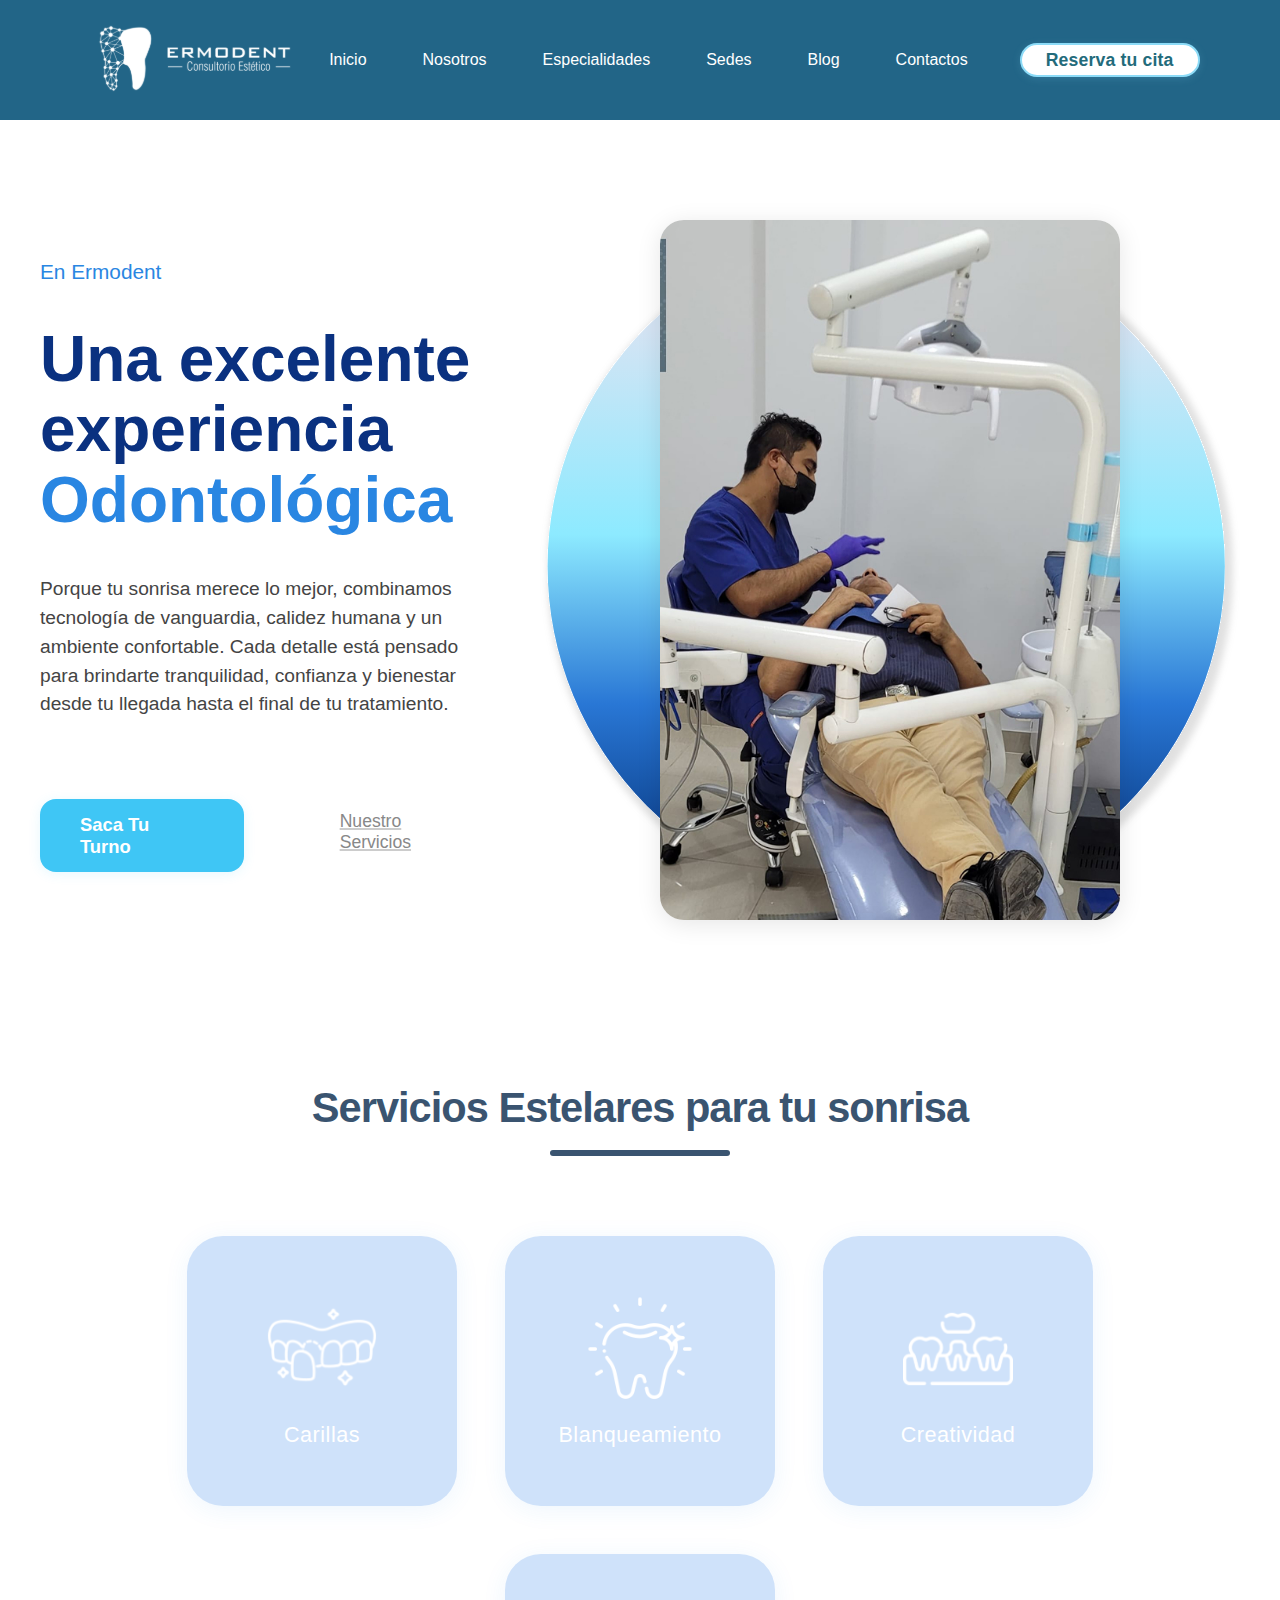
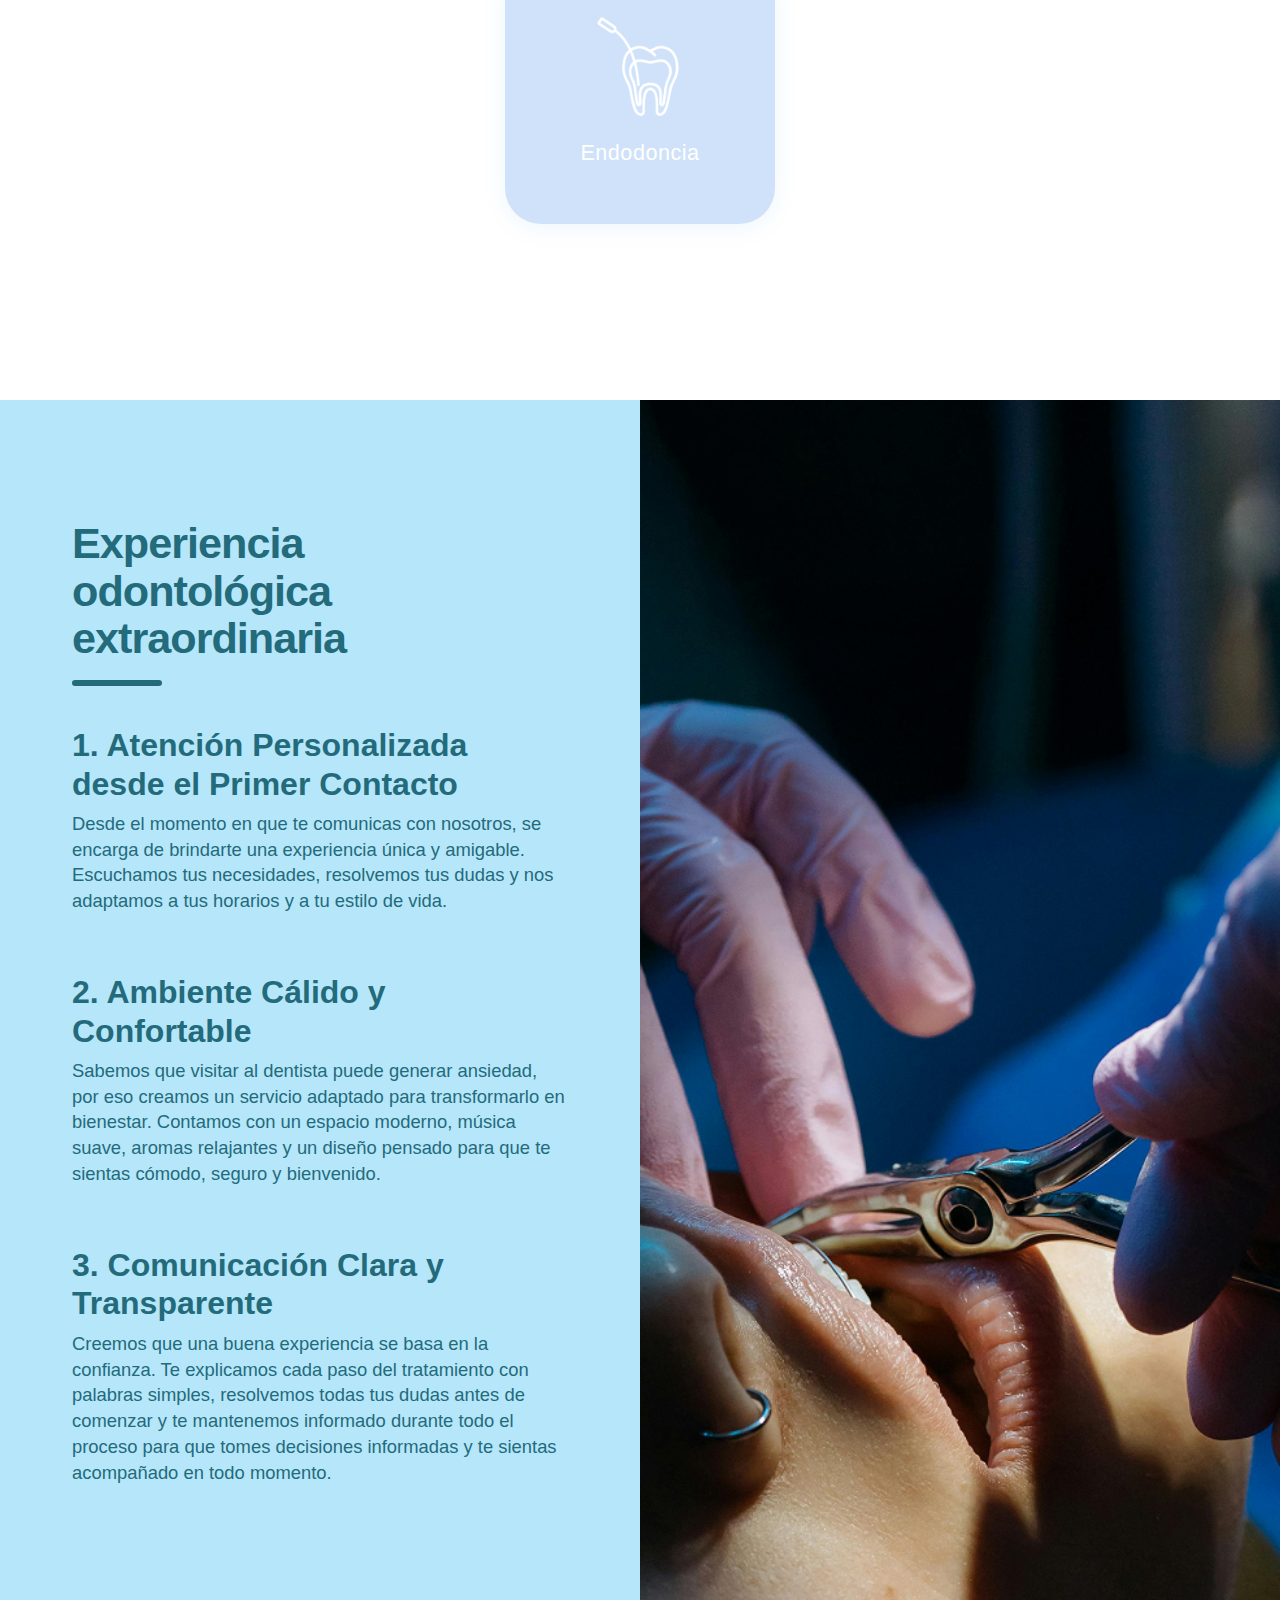
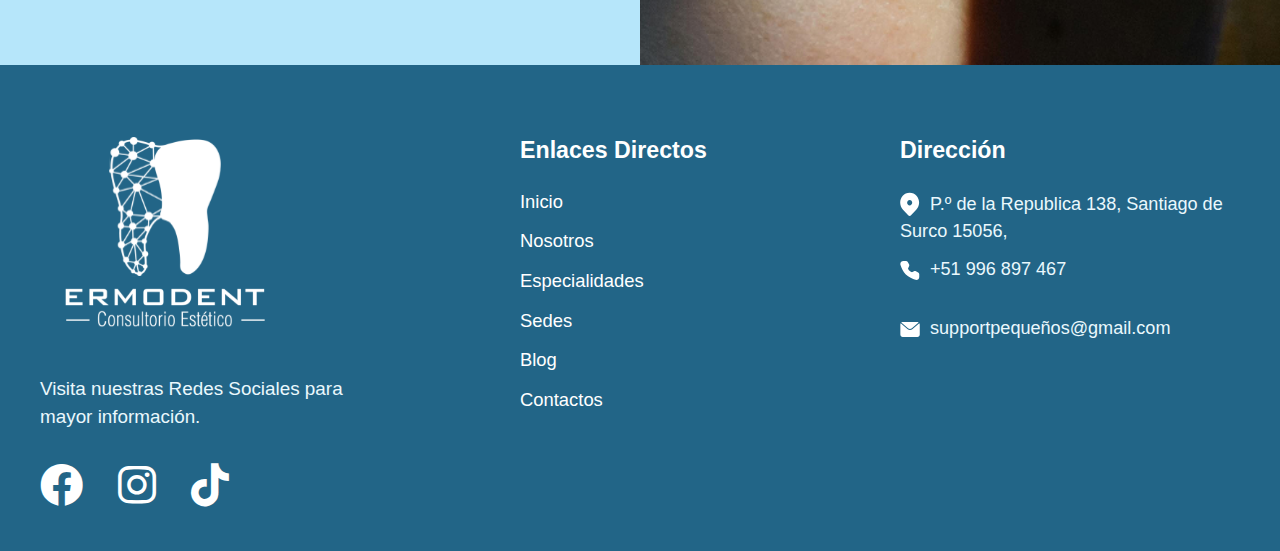
<file: index.html>
<!DOCTYPE html>
<html lang="es">
<head>
    <meta charset="UTF-8">
    <meta name="viewport" content="width=device-width, initial-scale=1.0">
    <title>ERMODENT - Consultorio Estético</title>
    <link rel="stylesheet" href="styles.css">
    <link rel="stylesheet" href="https://cdnjs.cloudflare.com/ajax/libs/font-awesome/6.0.0/css/all.min.css">
</head>
<body>
    <header class="header">
        <nav class="nav-container">
            <a href="index.html" class="logo">
                <img src="images/logo.svg" alt="ERMODENT Logo">
            </a>
            <div class="nav-menu">
                <a href="index.html">Inicio</a>
                <a href="nosotros.html">Nosotros</a>
                <a href="especialidades.html">Especialidades</a>
                <a href="sedes.html">Sedes</a>
                <a href="blog.html">Blog</a>
                <a href="contactos.html">Contactos</a>
                <a href="contactos.html" class="cta-button">Reserva tu cita</a>
            </div>
        </nav>
    </header>

    <section class="hero">
        <div class="hero-container">
            <div class="hero-content">
                <span class="hero-label">En Ermodent</span>
                <h1><span>Una excelente</span><br><span>experiencia</span><br><span class="highlight">Odontológica</span></h1>
                <p>Porque tu sonrisa merece lo mejor, combinamos tecnología de vanguardia, calidez humana y un ambiente confortable. Cada detalle está pensado para brindarte tranquilidad, confianza y bienestar desde tu llegada hasta el final de tu tratamiento.</p>
                <div class="hero-buttons">
                    <a href="contactos.html" class="cta-button">Saca Tu Turno</a>
                    <a href="especialidades.html" class="secondary-link">Nuestro Servicios</a>
                </div>
            </div>
            <div class="hero-image-wrapper">
                <img src="images/circulo.svg" alt="Fondo circular" class="hero-circulo-bg">
                <img src="images/hero-image.jpg" alt="Dentista atendiendo a paciente" class="hero-image-main">
            </div>
        </div>
    </section>

    <section class="servicios">
        <h2>Servicios Estelares para tu sonrisa</h2>
        <div class="servicios-grid">
            <div class="servicio-card">
                <img src="images/carillas-icon.svg" alt="Carillas">
                <h3>Carillas</h3>
            </div>
            <div class="servicio-card">
                <img src="images/blanqueamiento-icon.svg" alt="Blanqueamiento">
                <h3>Blanqueamiento</h3>
            </div>
            <div class="servicio-card">
                <img src="images/creatividad-icon.svg" alt="Creatividad">
                <h3>Creatividad</h3>
            </div>
            <div class="servicio-card">
                <img src="images/endodoncia-icon.svg" alt="Endodoncia">
                <h3>Endodoncia</h3>
            </div>
        </div>
    </section>

    <section class="experiencia">
        <div class="experiencia-container">
            <div class="experiencia-content">
                <h2>Experiencia odontológica extraordinaria</h2>
                <div class="experiencia-underline"></div>
                <div class="experiencia-item">
                    <h3>1. Atención Personalizada desde el Primer Contacto</h3>
                    <p>Desde el momento en que te comunicas con nosotros, se encarga de brindarte una experiencia única y amigable. Escuchamos tus necesidades, resolvemos tus dudas y nos adaptamos a tus horarios y a tu estilo de vida.</p>
                </div>
                <div class="experiencia-item">
                    <h3>2. Ambiente Cálido y Confortable</h3>
                    <p>Sabemos que visitar al dentista puede generar ansiedad, por eso creamos un servicio adaptado para transformarlo en bienestar. Contamos con un espacio moderno, música suave, aromas relajantes y un diseño pensado para que te sientas cómodo, seguro y bienvenido.</p>
                </div>
                <div class="experiencia-item">
                    <h3>3. Comunicación Clara y Transparente</h3>
                    <p>Creemos que una buena experiencia se basa en la confianza. Te explicamos cada paso del tratamiento con palabras simples, resolvemos todas tus dudas antes de comenzar y te mantenemos informado durante todo el proceso para que tomes decisiones informadas y te sientas acompañado en todo momento.</p>
                </div>
            </div>
            <div class="experiencia-image">
                <img src="images/experiencia-image.jpg" alt="Dentista trabajando">
            </div>
        </div>
    </section>

    <footer class="footer">
        <div class="footer-container">
            <div class="footer-logo">
                <img src="images/footer-logo.svg" alt="ERMODENT Logo">
                <p>Visita nuestras Redes Sociales para mayor información.</p>
                <div class="social-links">
                    <a href="https://www.facebook.com/Ermodent/?locale=es_LA" target="_blank"><i class="fab fa-facebook"></i></a>
                    <a href="https://www.instagram.com/ermodent?igsh=MWZicDR5bXFsYjZqbw==" target="_blank"><i class="fab fa-instagram"></i></a>
                    <a href="https://www.tiktok.com/@ermodent" target="_blank"><i class="fab fa-tiktok"></i></a>
                </div>
            </div>
            <div class="footer-links">
                <h3>Enlaces Directos</h3>
                <ul>
                    <li><a href="index.html">Inicio</a></li>
                    <li><a href="nosotros.html">Nosotros</a></li>
                    <li><a href="especialidades.html">Especialidades</a></li>
                    <li><a href="sedes.html">Sedes</a></li>
                    <li><a href="blog.html">Blog</a></li>
                    <li><a href="contactos.html">Contactos</a></li>
                </ul>
            </div>
            <div class="footer-links">
                <h3>Dirección</h3>
                <p><img src="images/ubicacion.svg" alt="Ubicación" style="vertical-align:middle; width:20px; margin-right:10px;">P.º de la Republica 138, Santiago de Surco 15056,</p>
                <p><img src="images/telefono.svg" alt="Teléfono" style="vertical-align:middle; width:20px; margin-right:10px;">+51 996 897 467</p>
                <p style="margin-top:32px;"><img src="images/correo.svg" alt="Correo" style="vertical-align:middle; width:20px; margin-right:10px;">supportpequeños@gmail.com</p>
            </div>
        </div>
    </footer>
</body>
</html>
</file>
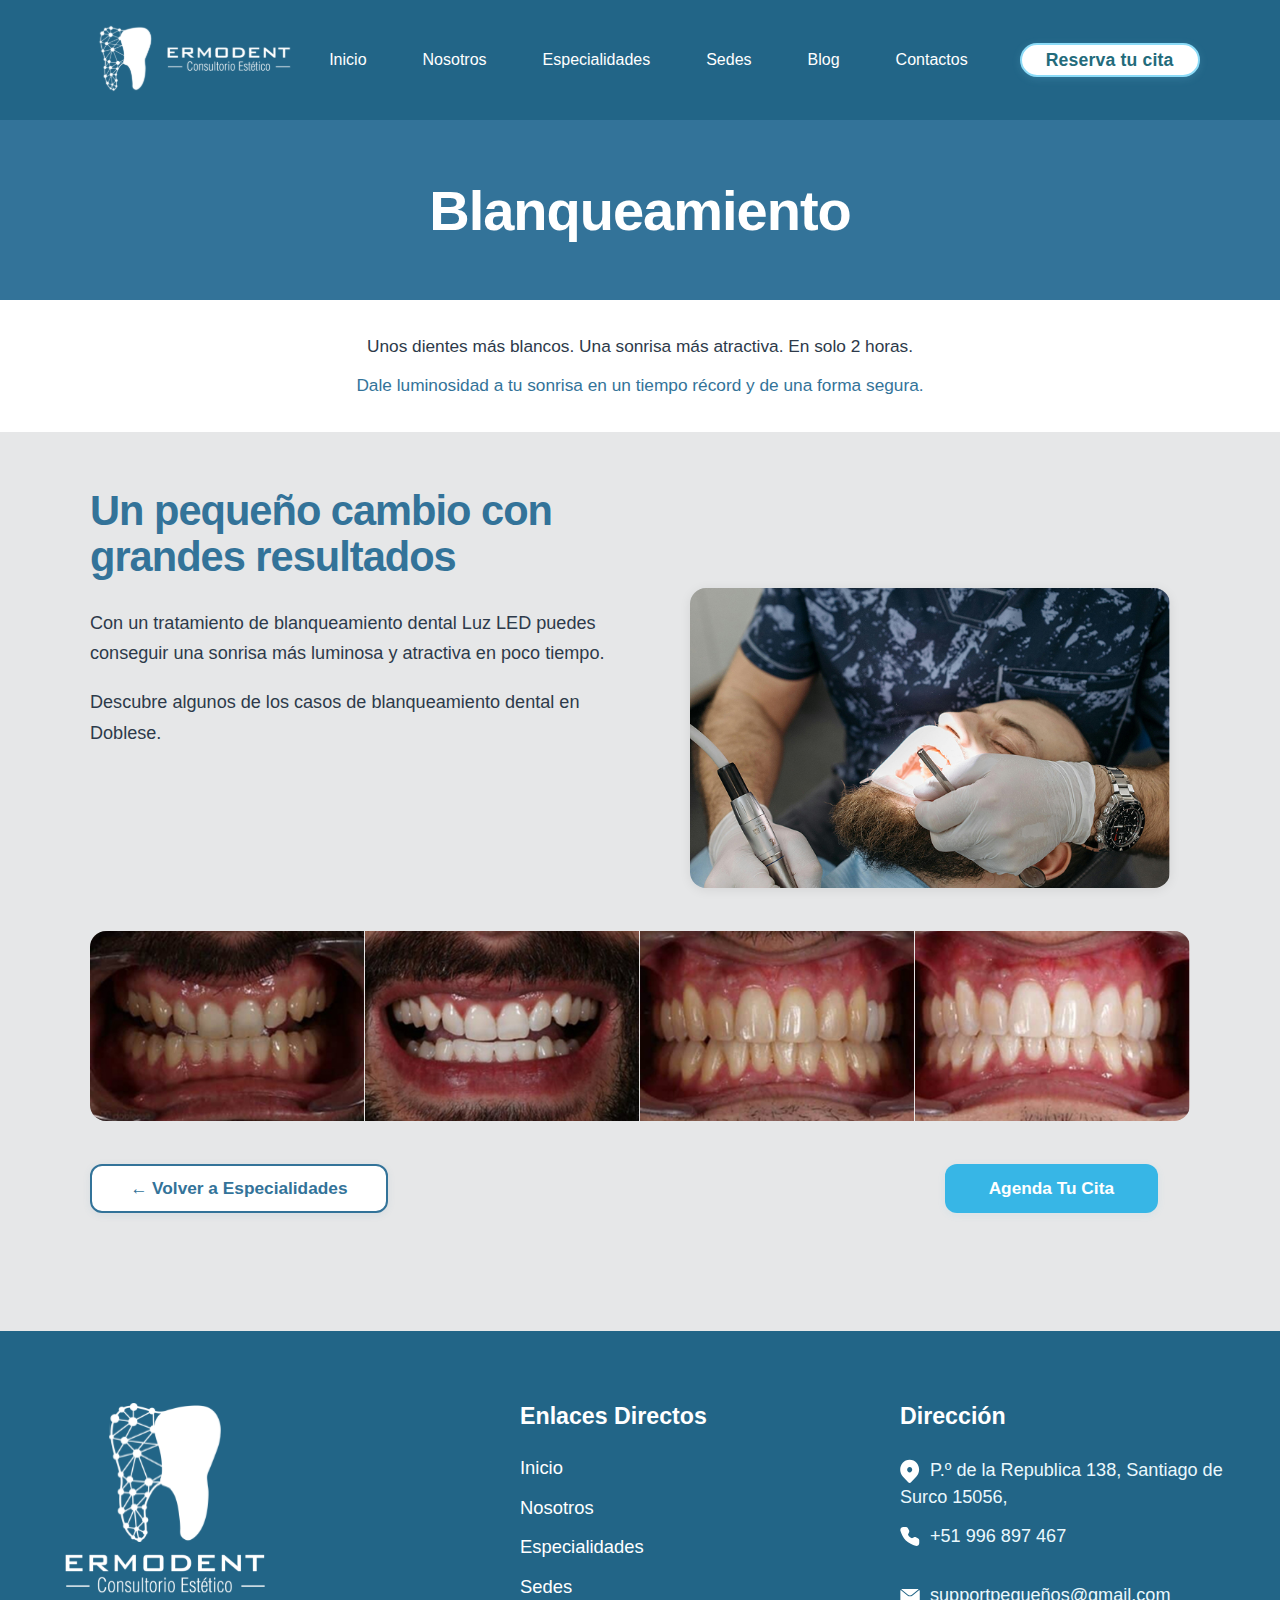
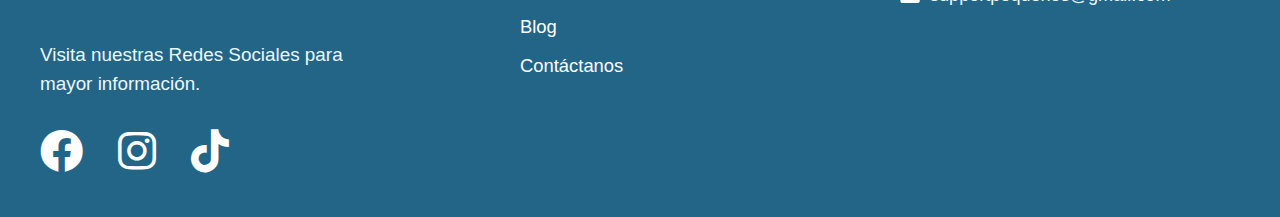
<file: blanqueamiento.html>
<!DOCTYPE html>
<html lang="es">
<head>
    <meta charset="UTF-8">
    <meta name="viewport" content="width=device-width, initial-scale=1.0">
    <title>Blanqueamiento - ERMODENT</title>
    <link rel="stylesheet" href="styles.css">
    <link rel="stylesheet" href="https://cdnjs.cloudflare.com/ajax/libs/font-awesome/6.0.0/css/all.min.css">
</head>
<body>
    <header class="header">
        <nav class="nav-container">
            <a href="index.html" class="logo">
                <img src="images/logo.svg" alt="ERMODENT Logo">
            </a>
            <div class="nav-menu">
                <a href="index.html">Inicio</a>
                <a href="nosotros.html">Nosotros</a>
                <a href="especialidades.html">Especialidades</a>
                <a href="sedes.html">Sedes</a>
                <a href="blog.html">Blog</a>
                <a href="contactos.html">Contactos</a>
                <a href="contactos.html" class="cta-button">Reserva tu cita</a>
            </div>
        </nav>
    </header>
    <!-- Aquí irá el contenido de Blanqueamiento -->
    <!-- Sección principal de Blanqueamiento -->
    <section class="blanqueamiento-hero" style="background-color: #337399; color: #fff; display: flex; align-items: center; justify-content: center; height: 180px; text-align: center;">
        <h1 style="font-size: 3.5rem; font-weight: 700; margin: 0; font-family: 'Montserrat', Arial, sans-serif; letter-spacing: -1px; display: flex; align-items: center; justify-content: center; width: 100%; height: 100%;">Blanqueamiento</h1>
    </section>
    <section class="blanqueamiento-descripcion" style="background: #fff; text-align: center; padding: 36px 0 36px 0;">
        <p style="font-size: 1.08rem; margin-bottom: 0; color: #2d3a4a; font-family: 'Montserrat', Arial, sans-serif;">Unos dientes más blancos. Una sonrisa más atractiva. En solo 2 horas.</p>
        <p style="font-size: 1.08rem; color: #337399; margin-top: 18px; font-family: 'Montserrat', Arial, sans-serif;">Dale luminosidad a tu sonrisa en un tiempo récord y de una forma segura.</p>
    </section>
    <section class="caso-blanqueamiento" style="background: #e6e7e8; padding: 56px 0 100px 0; min-height: 850px;">
        <div style="max-width: 1100px; margin: 0 auto; display: flex; flex-wrap: wrap; align-items: flex-start; gap: 40px; background: #e6e7e8; border-radius: 0; padding: 0;">
            <div style="flex: 1 1 520px; min-width: 340px; max-width: 540px;">
                <h2 style="color: #337399; font-size: 2.6rem; font-weight: 800; margin-bottom: 28px; font-family: 'Montserrat', Arial, sans-serif; text-align: left; letter-spacing: -1px; line-height: 1.1;">Un pequeño cambio con grandes resultados</h2>
                <p style="font-size: 1.13rem; margin-bottom: 18px; color: #2d3a4a; font-family: 'Montserrat', Arial, sans-serif; text-align: left; line-height: 1.7;">Con un tratamiento de blanqueamiento dental Luz LED puedes conseguir una sonrisa más luminosa y atractiva en poco tiempo.</p>
                <p style="font-size: 1.13rem; color: #2d3a4a; font-family: 'Montserrat', Arial, sans-serif; text-align: left; line-height: 1.7;">Descubre algunos de los casos de blanqueamiento dental en Doblese.</p>
            </div>
            <div style="flex: 1 1 400px; min-width: 340px; display: flex; justify-content: center; align-items: flex-end; padding-top: 100px;">
                <img src="especialidades/blanqueamiento/blanqueamiento1.jpg" alt="Blanqueamiento dental" style="width: 100%; max-width: 480px; min-width: 340px; aspect-ratio: 16/9; border-radius: 16px; object-fit: cover; box-shadow: 0 2px 12px rgba(0,0,0,0.08); background: #222; height: 300px;">
            </div>
        </div>
        <div style="max-width: 1100px; margin: 38px auto 0 auto; background: none; border-radius: 0; display: flex; gap: 0; justify-content: center; flex-wrap: nowrap; overflow: visible; box-shadow: none; height: 200px; align-items: center;">
            <img src="especialidades/blanqueamiento/blanqueamiento2.jpg" alt="Blanqueamiento 1" style="width: 25%; min-width: 200px; border-radius: 16px 0 0 16px; object-fit: cover; aspect-ratio: 2/1; height: 190px; margin-right: 0;">
            <img src="especialidades/blanqueamiento/blanqueamiento3.jpg" alt="Blanqueamiento 2" style="width: 25%; min-width: 200px; border-radius: 0; object-fit: cover; aspect-ratio: 2/1; height: 190px; margin-right: 0;">
            <img src="especialidades/blanqueamiento/blanqueamiento4.jpg" alt="Blanqueamiento 3" style="width: 25%; min-width: 200px; border-radius: 0; object-fit: cover; aspect-ratio: 2/1; height: 190px; margin-right: 0;">
            <img src="especialidades/blanqueamiento/blanqueamiento5.jpg" alt="Blanqueamiento 4" style="width: 25%; min-width: 200px; border-radius: 0 16px 16px 0; object-fit: cover; aspect-ratio: 2/1; height: 190px;">
        </div>
        <div style="text-align: left; max-width: 1100px; margin: 38px auto 0 auto; display: flex; justify-content: space-between; align-items: center;">
            <a href="especialidades.html#especialidades-servicios" class="cta-button" style="background: #fff; color: #337399; padding: 12px 38px; border-radius: 12px; font-size: 1.08rem; text-decoration: none; font-family: 'Montserrat', Arial, sans-serif; font-weight: 600; box-shadow: 0 2px 8px rgba(51,115,153,0.08); border: 2px solid #337399; margin-bottom: 18px;">← Volver a Especialidades</a>
            <a href="#" class="cta-button" style="background: #37b6e6; color: #fff; padding: 14px 44px; border-radius: 12px; font-size: 1.08rem; text-decoration: none; font-family: 'Montserrat', Arial, sans-serif; font-weight: 600; box-shadow: 0 2px 8px rgba(55,182,230,0.08); margin-bottom: 18px;">Agenda Tu Cita</a>
        </div>
    </section>
    <footer class="footer">
        <div class="footer-container">
            <div class="footer-logo">
                <img src="images/footer-logo.svg" alt="ERMODENT Logo">
                <p>Visita nuestras Redes Sociales para mayor información.</p>
                <div class="social-links">
                    <a href="https://www.facebook.com/Ermodent/?locale=es_LA" target="_blank"><i class="fab fa-facebook"></i></a>
                    <a href="https://www.instagram.com/ermodent?igsh=MWZicDR5bXFsYjZqbw==" target="_blank"><i class="fab fa-instagram"></i></a>
                    <a href="https://www.tiktok.com/@ermodent" target="_blank"><i class="fab fa-tiktok"></i></a>
                </div>
            </div>
            <div class="footer-links">
                <h3>Enlaces Directos</h3>
                <ul>
                    <li><a href="index.html">Inicio</a></li>
                    <li><a href="nosotros.html">Nosotros</a></li>
                    <li><a href="especialidades.html">Especialidades</a></li>
                    <li><a href="sedes.html">Sedes</a></li>
                    <li><a href="blog.html">Blog</a></li>
                    <li><a href="contactos.html">Contáctanos</a></li>
                </ul>
            </div>
            <div class="footer-links">
                <h3>Dirección</h3>
                <p><img src="images/ubicacion.svg" alt="Ubicación" style="vertical-align:middle; width:20px; margin-right:10px;">P.º de la Republica 138, Santiago de Surco 15056,</p>
                <p><img src="images/telefono.svg" alt="Teléfono" style="vertical-align:middle; width:20px; margin-right:10px;">+51 996 897 467</p>
                <p style="margin-top:32px;"><img src="images/correo.svg" alt="Correo" style="vertical-align:middle; width:20px; margin-right:10px;">supportpequeños@gmail.com</p>
            </div>
        </div>
    </footer>
</body>
</html>
</file>
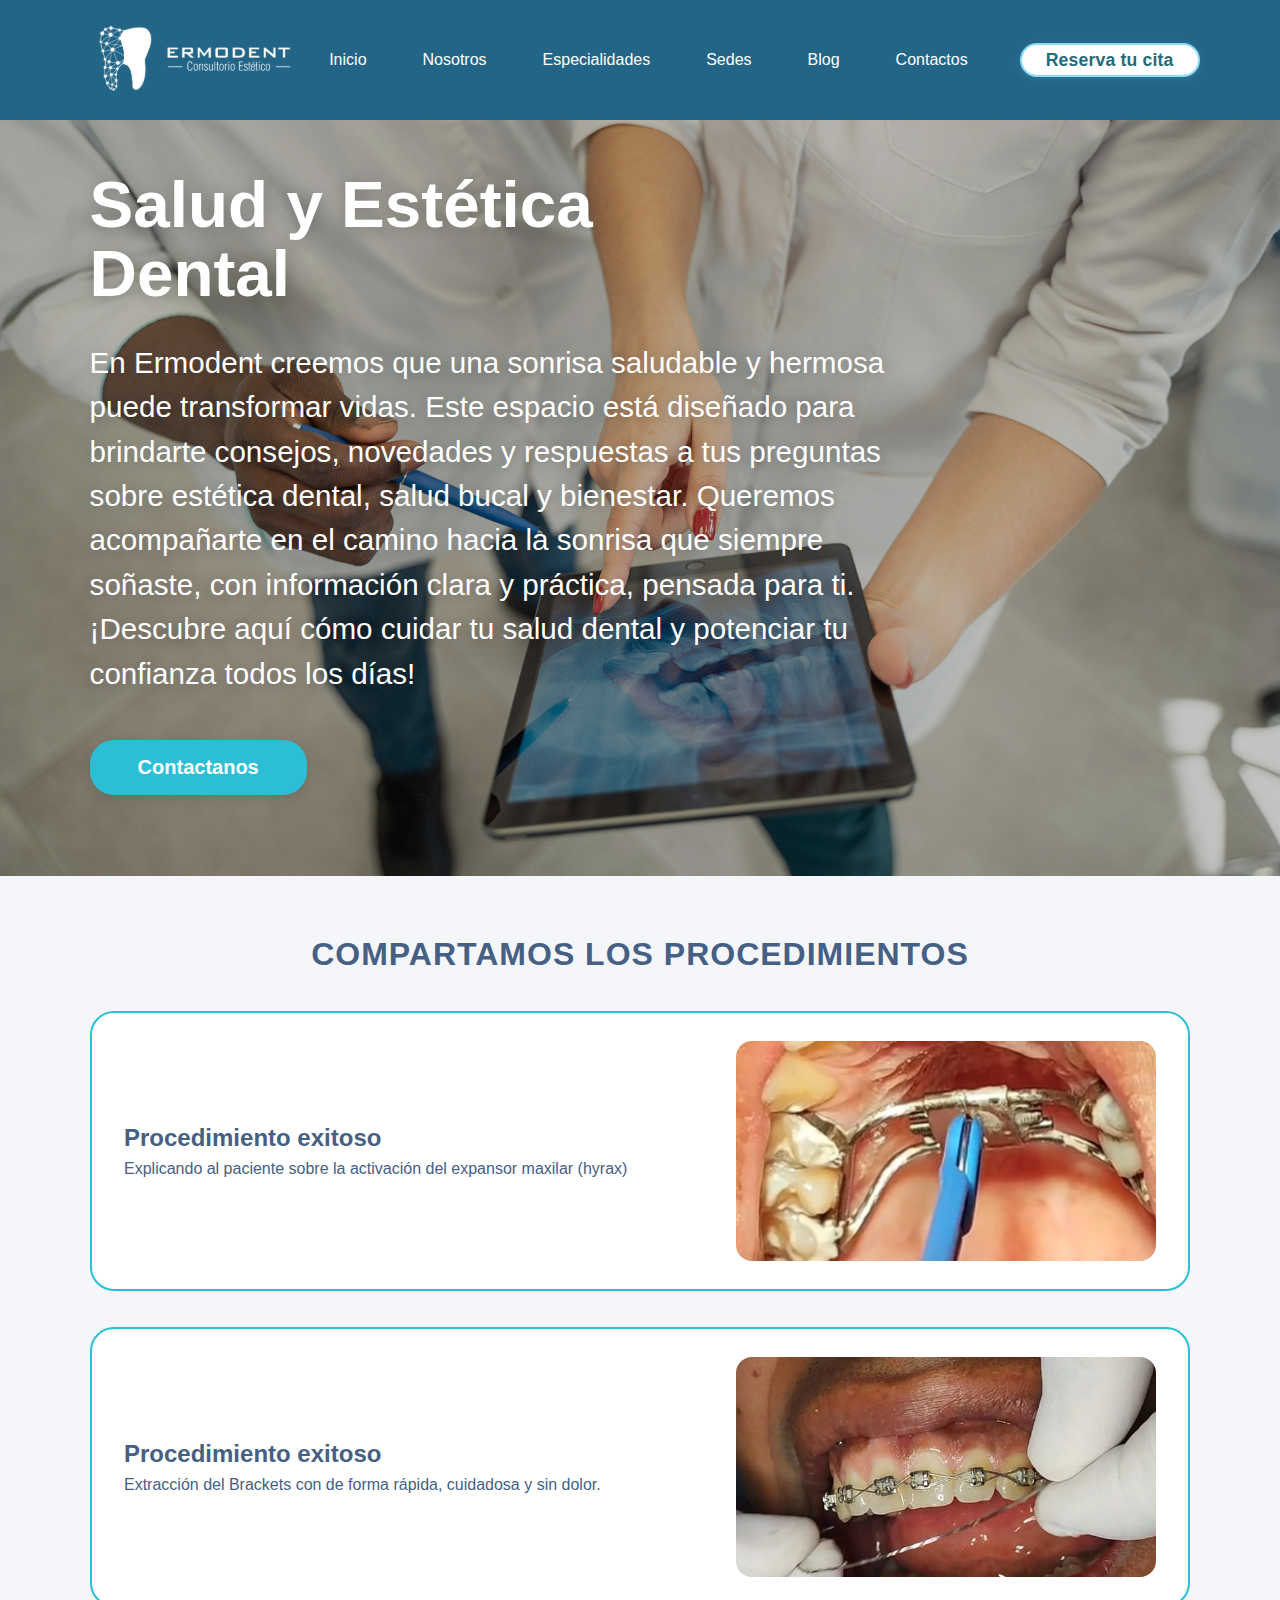
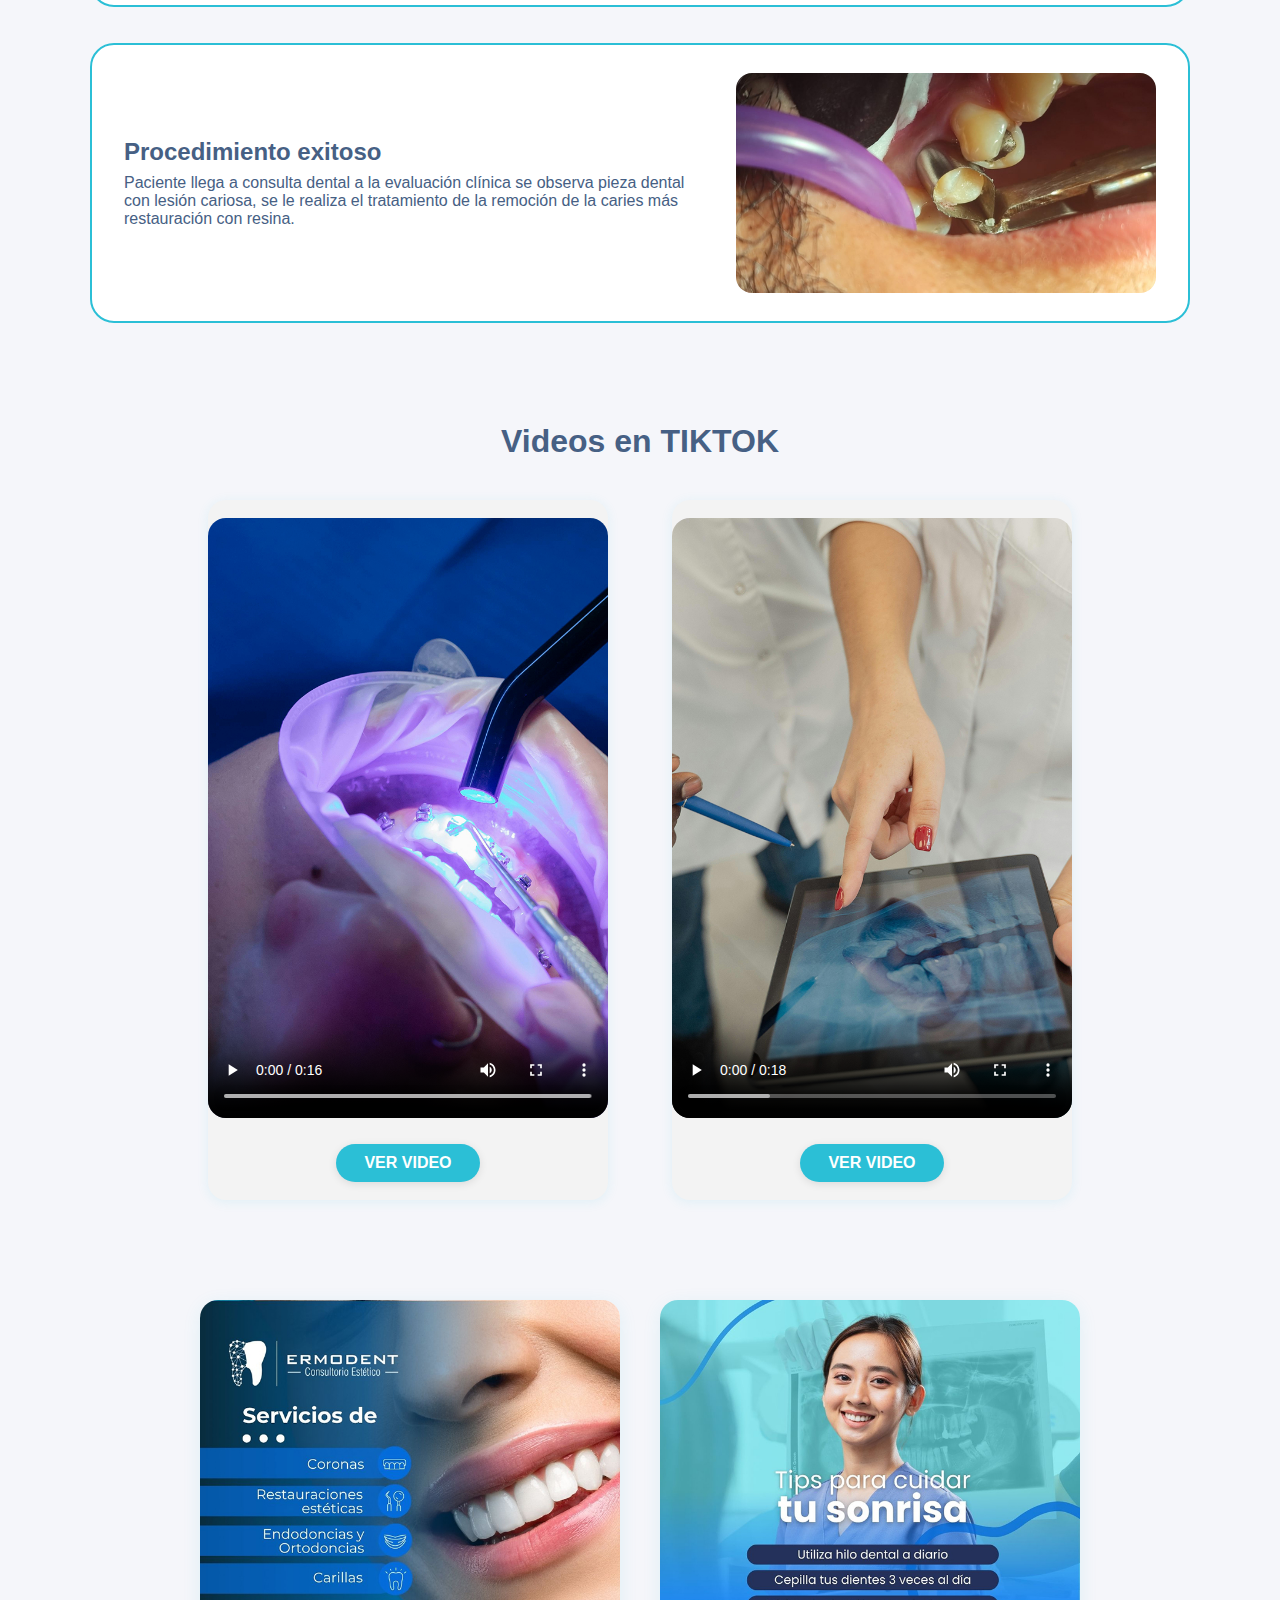
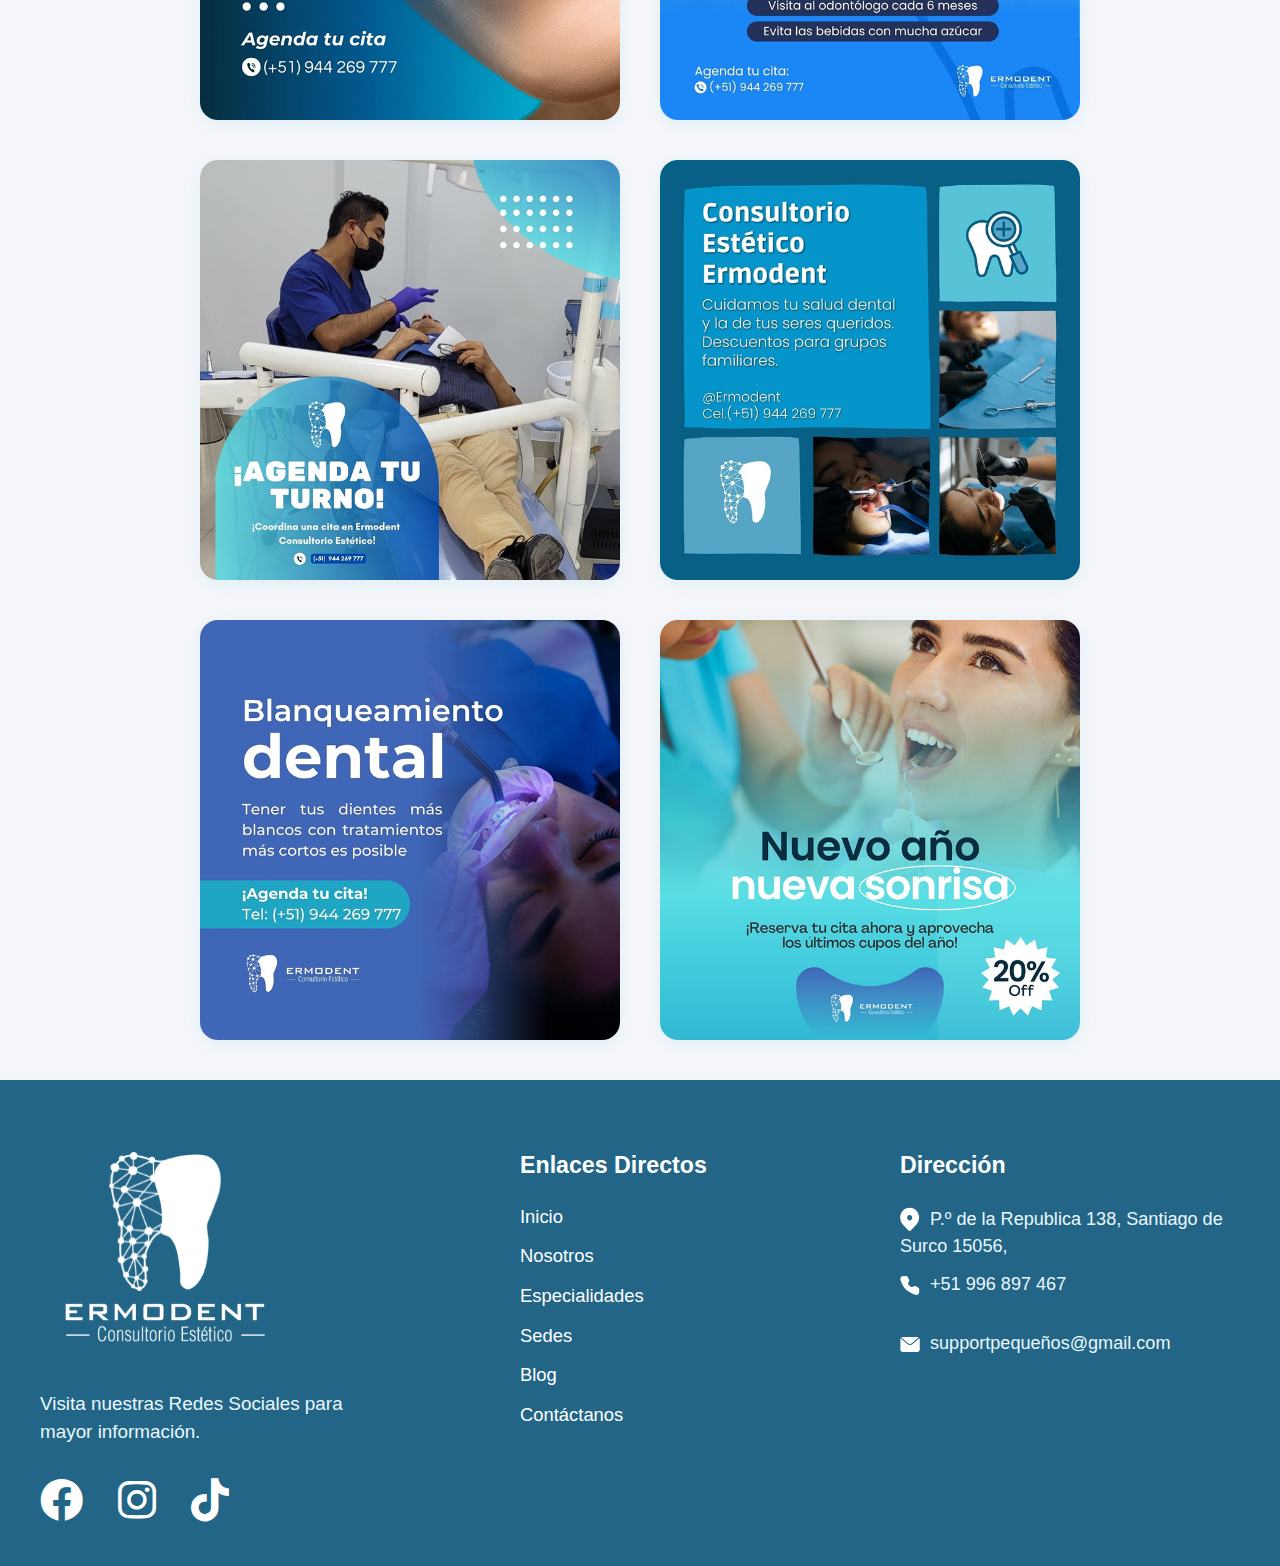
<file: blog.html>
<!DOCTYPE html>
<html lang="es">
<head>
    <meta charset="UTF-8">
    <meta name="viewport" content="width=device-width, initial-scale=1.0">
    <title>Blog - ERMODENT</title>
    <link rel="stylesheet" href="styles.css">
    <link rel="stylesheet" href="https://cdnjs.cloudflare.com/ajax/libs/font-awesome/6.0.0/css/all.min.css">
</head>
<body>
    <header class="header">
        <nav class="nav-container">
            <a href="index.html" class="logo">
                <img src="images/logo.svg" alt="ERMODENT Logo">
            </a>
            <div class="nav-menu">
                <a href="index.html">Inicio</a>
                <a href="nosotros.html">Nosotros</a>
                <a href="especialidades.html">Especialidades</a>
                <a href="sedes.html">Sedes</a>
                <a href="blog.html">Blog</a>
                <a href="contactos.html">Contactos</a>
                <a href="contactos.html" class="cta-button">Reserva tu cita</a>
            </div>
        </nav>
    </header>
    <!-- Aquí puedes agregar las secciones de la página Blog -->
    <!-- Hero Filosofía y Valores sobre fondo-dientes.jpg (imagen completa) -->
    <section style="position: relative; width: 100vw; left: 50%; right: 50%; margin-left: -50vw; margin-right: -50vw; display: block; background: #000;">
        <img src="images/imagen3.jpg" alt="Fondo dientes Ermodent" style="width: 100vw; max-width: 100%; display: block; margin: 0 auto; filter: brightness(0.82) blur(0.5px);">
        <div style="position: absolute; left: 7vw; top: 4vw; height: 100%; display: flex; flex-direction: column; justify-content: flex-start; max-width: 800px; color: #fff; z-index: 2;">
            <h2 style="font-size: 4.1rem; font-weight: bold; margin-bottom: 32px; line-height: 1.05; text-shadow: 0 2px 16px rgba(0,0,0,0.22); margin-top: 0;">Salud y Estética <br>Dental</h2>
            <p style="font-size: 1.85rem; margin-bottom: 44px; line-height: 1.5; text-shadow: 0 2px 12px rgba(0,0,0,0.18);">En Ermodent creemos que una sonrisa saludable y hermosa puede transformar vidas. Este espacio está diseñado para brindarte consejos, novedades y respuestas a tus preguntas sobre estética dental, salud bucal y bienestar. Queremos acompañarte en el camino hacia la sonrisa que siempre soñaste, con información clara y práctica, pensada para ti. ¡Descubre aquí cómo cuidar tu salud dental y potenciar tu confianza todos los días!</p>
            <a href="contactos.html" class="cta-button" style="background: #2bbfd6; color: #fff; padding: 16px 48px; border-radius: 24px; text-decoration: none; font-weight: bold; box-shadow: 0 2px 12px rgba(0,0,0,0.10); width: fit-content; font-size: 1.25rem;">Contactanos</a>
        </div>
    </section>

    <!-- Sección Compartamos los Procedimientos -->
    <section style="margin: 60px 0 40px 0;">
        <h2 style="text-align: center; font-size: 2rem; font-weight: bold; color: #466084; margin-bottom: 38px; letter-spacing: 1px;">COMPARTAMOS LOS PROCEDIMIENTOS</h2>
        <div style="display: flex; flex-direction: column; gap: 36px; max-width: 1100px; margin: 0 auto;">
            <!-- Procedimiento 1 -->
            <div style="display: flex; align-items: center; background: #fff; border: 2px solid #2bbfd6; border-radius: 24px; padding: 28px 32px; gap: 32px;">
                <div style="flex: 1;">
                    <h3 style="color: #466084; font-size: 1.5rem; font-weight: bold; margin-bottom: 8px;">Procedimiento exitoso</h3>
                    <p style="color: #466084; font-size: 1rem;">Explicando al paciente sobre la activación del expansor maxilar (hyrax)</p>
                </div>
                <img src="images/blog1.jpg" alt="Procedimiento 1" style="width: 420px; height: 220px; object-fit: cover; border-radius: 16px;">
            </div>
            <!-- Procedimiento 2 -->
            <div style="display: flex; align-items: center; background: #fff; border: 2px solid #2bbfd6; border-radius: 24px; padding: 28px 32px; gap: 32px;">
                <div style="flex: 1;">
                    <h3 style="color: #466084; font-size: 1.5rem; font-weight: bold; margin-bottom: 8px;">Procedimiento exitoso</h3>
                    <p style="color: #466084; font-size: 1rem;">Extracción del Brackets con de forma rápida, cuidadosa y sin dolor.</p>
                </div>
                <img src="images/blog2.jpg" alt="Procedimiento 2" style="width: 420px; height: 220px; object-fit: cover; border-radius: 16px;">
            </div>
            <!-- Procedimiento 3 -->
            <div style="display: flex; align-items: center; background: #fff; border: 2px solid #2bbfd6; border-radius: 24px; padding: 28px 32px; gap: 32px;">
                <div style="flex: 1;">
                    <h3 style="color: #466084; font-size: 1.5rem; font-weight: bold; margin-bottom: 8px;">Procedimiento exitoso</h3>
                    <p style="color: #466084; font-size: 1rem;">Paciente llega a consulta dental a la evaluación clínica se observa pieza dental con lesión cariosa, se le realiza el tratamiento de la remoción de la caries más restauración con resina.</p>
                </div>
                <img src="images/blog3.jpg" alt="Procedimiento 3" style="width: 420px; height: 220px; object-fit: cover; border-radius: 16px;">
            </div>
        </div>
    </section>

    <!-- Sección TikTok Videos -->
    <section style="margin: 100px 0 100px 0;">
        <h2 style="color: #466084; font-size: 2rem; font-weight: bold; text-align: center; margin-bottom: 40px;">Videos en TIKTOK</h2>
        <div style="display: flex; justify-content: center; gap: 64px;">
            <!-- Video 1 -->
            <div style="position: relative; width: 400px; height: 700px; background: #f3f3f3; border-radius: 18px; overflow: hidden; box-shadow: 0 2px 12px rgba(44,191,214,0.10); display: flex; flex-direction: column; align-items: center; justify-content: center;">
                <video width="100%" height="600" controls poster="images/imagen2.jpg" style="border-radius: 18px; object-fit: cover; background: #000; margin-bottom: 18px;">
                    <source src="videos/video1.mp4" type="video/mp4">
                    Tu navegador no soporta la reproducción de video.
                </video>
                <a href="https://www.tiktok.com/@ermodent/video/7522027885599722760?is_from_webapp=1&sender_device=pc&web_id=7480409683314066950" target="_blank" style="margin-top: 8px; background: #2bbfd6; color: #fff; padding: 10px 28px; border-radius: 20px; text-decoration: none; font-weight: bold; font-size: 1rem; box-shadow: 0 2px 8px rgba(0,0,0,0.10); transition: background 0.2s;">VER VIDEO</a>
            </div>
            <!-- Video 2 -->
            <div style="position: relative; width: 400px; height: 700px; background: #f3f3f3; border-radius: 18px; overflow: hidden; box-shadow: 0 2px 12px rgba(44,191,214,0.10); display: flex; flex-direction: column; align-items: center; justify-content: center;">
                <video width="100%" height="600" controls poster="images/imagen3.jpg" style="border-radius: 18px; object-fit: cover; background: #000; margin-bottom: 18px;">
                    <source src="videos/video2.mp4" type="video/mp4">
                    Tu navegador no soporta la reproducción de video.
                </video>
                <a href="https://www.tiktok.com/@ermodent/video/7522006341712416008?is_from_webapp=1&sender_device=pc&web_id=7480409683314066950" target="_blank" style="margin-top: 8px; background: #2bbfd6; color: #fff; padding: 10px 28px; border-radius: 20px; text-decoration: none; font-weight: bold; font-size: 1rem; box-shadow: 0 2px 8px rgba(0,0,0,0.10); transition: background 0.2s;">VER VIDEO</a>
            </div>
        </div>
    </section>

    <!-- Sección Folletos Promocionales -->
    <section style="margin: 60px 0 40px 0; display: flex; justify-content: center;">
            <div style="display: flex; flex-direction: column; gap: 40px; flex-wrap: wrap;">
                <div style="display: flex; gap: 40px; flex-wrap: wrap;">
                    <div style="background: #fff; border-radius: 18px; box-shadow: 0 4px 18px rgba(44, 191, 214, 0.10); overflow: hidden; width: 420px; max-width: 98vw;">
                        <img src="images/folleto1.jpg" alt="Servicios Ermodent" style="width: 100%; height: 420px; object-fit: cover; display: block;">
                    </div>
                    <div style="background: #fff; border-radius: 18px; box-shadow: 0 4px 18px rgba(44, 191, 214, 0.10); overflow: hidden; width: 420px; max-width: 98vw;">
                        <img src="images/folleto2.jpg" alt="Tips para cuidar tu sonrisa" style="width: 100%; height: 420px; object-fit: cover; display: block;">
                    </div>
                </div>
                <div style="display: flex; gap: 40px; flex-wrap: wrap;">
                    <div style="background: #fff; border-radius: 18px; box-shadow: 0 4px 18px rgba(44, 191, 214, 0.10); overflow: hidden; width: 420px; max-width: 98vw;">
                        <img src="images/folleto3.jpg" alt="Folleto 3" style="width: 100%; height: 420px; object-fit: cover; display: block;">
                    </div>
                    <div style="background: #fff; border-radius: 18px; box-shadow: 0 4px 18px rgba(44, 191, 214, 0.10); overflow: hidden; width: 420px; max-width: 98vw;">
                        <img src="images/folleto4.jpg" alt="Folleto 4" style="width: 100%; height: 420px; object-fit: cover; display: block;">
                    </div>
                </div>
                <div style="display: flex; gap: 40px; flex-wrap: wrap;">
                    <div style="background: #fff; border-radius: 18px; box-shadow: 0 4px 18px rgba(44, 191, 214, 0.10); overflow: hidden; width: 420px; max-width: 98vw;">
                        <img src="images/folleto5.jpg" alt="Folleto 5" style="width: 100%; height: 420px; object-fit: cover; display: block;">
                    </div>
                    <div style="background: #fff; border-radius: 18px; box-shadow: 0 4px 18px rgba(44, 191, 214, 0.10); overflow: hidden; width: 420px; max-width: 98vw;">
                        <img src="images/folleto6.jpg" alt="Folleto 6" style="width: 100%; height: 420px; object-fit: cover; display: block;">
                    </div>
                </div>
            </div>
        </section>

    <footer class="footer">
        <div class="footer-container">
            <div class="footer-logo">
                <img src="images/footer-logo.svg" alt="ERMODENT Logo">
                <p>Visita nuestras Redes Sociales para mayor información.</p>
                <div class="social-links">
                    <a href="https://www.facebook.com/Ermodent/?locale=es_LA" target="_blank"><i class="fab fa-facebook"></i></a>
                    <a href="https://www.instagram.com/ermodent?igsh=MWZicDR5bXFsYjZqbw==" target="_blank"><i class="fab fa-instagram"></i></a>
                    <a href="https://www.tiktok.com/@ermodent" target="_blank"><i class="fab fa-tiktok"></i></a>
                </div>
            </div>
            <div class="footer-links">
                <h3>Enlaces Directos</h3>
                <ul>
                    <li><a href="index.html">Inicio</a></li>
                    <li><a href="nosotros.html">Nosotros</a></li>
                    <li><a href="especialidades.html">Especialidades</a></li>
                    <li><a href="sedes.html">Sedes</a></li>
                    <li><a href="blog.html">Blog</a></li>
                    <li><a href="contactos.html">Contáctanos</a></li>
                </ul>
            </div>
            <div class="footer-links">
                <h3>Dirección</h3>
                <p><img src="images/ubicacion.svg" alt="Ubicación" style="vertical-align:middle; width:20px; margin-right:10px;">P.º de la Republica 138, Santiago de Surco 15056,</p>
                <p><img src="images/telefono.svg" alt="Teléfono" style="vertical-align:middle; width:20px; margin-right:10px;">+51 996 897 467</p>
                <p style="margin-top:32px;"><img src="images/correo.svg" alt="Correo" style="vertical-align:middle; width:20px; margin-right:10px;">supportpequeños@gmail.com</p>
            </div>
        </div>
    </footer>
</body>
</html>
</file>
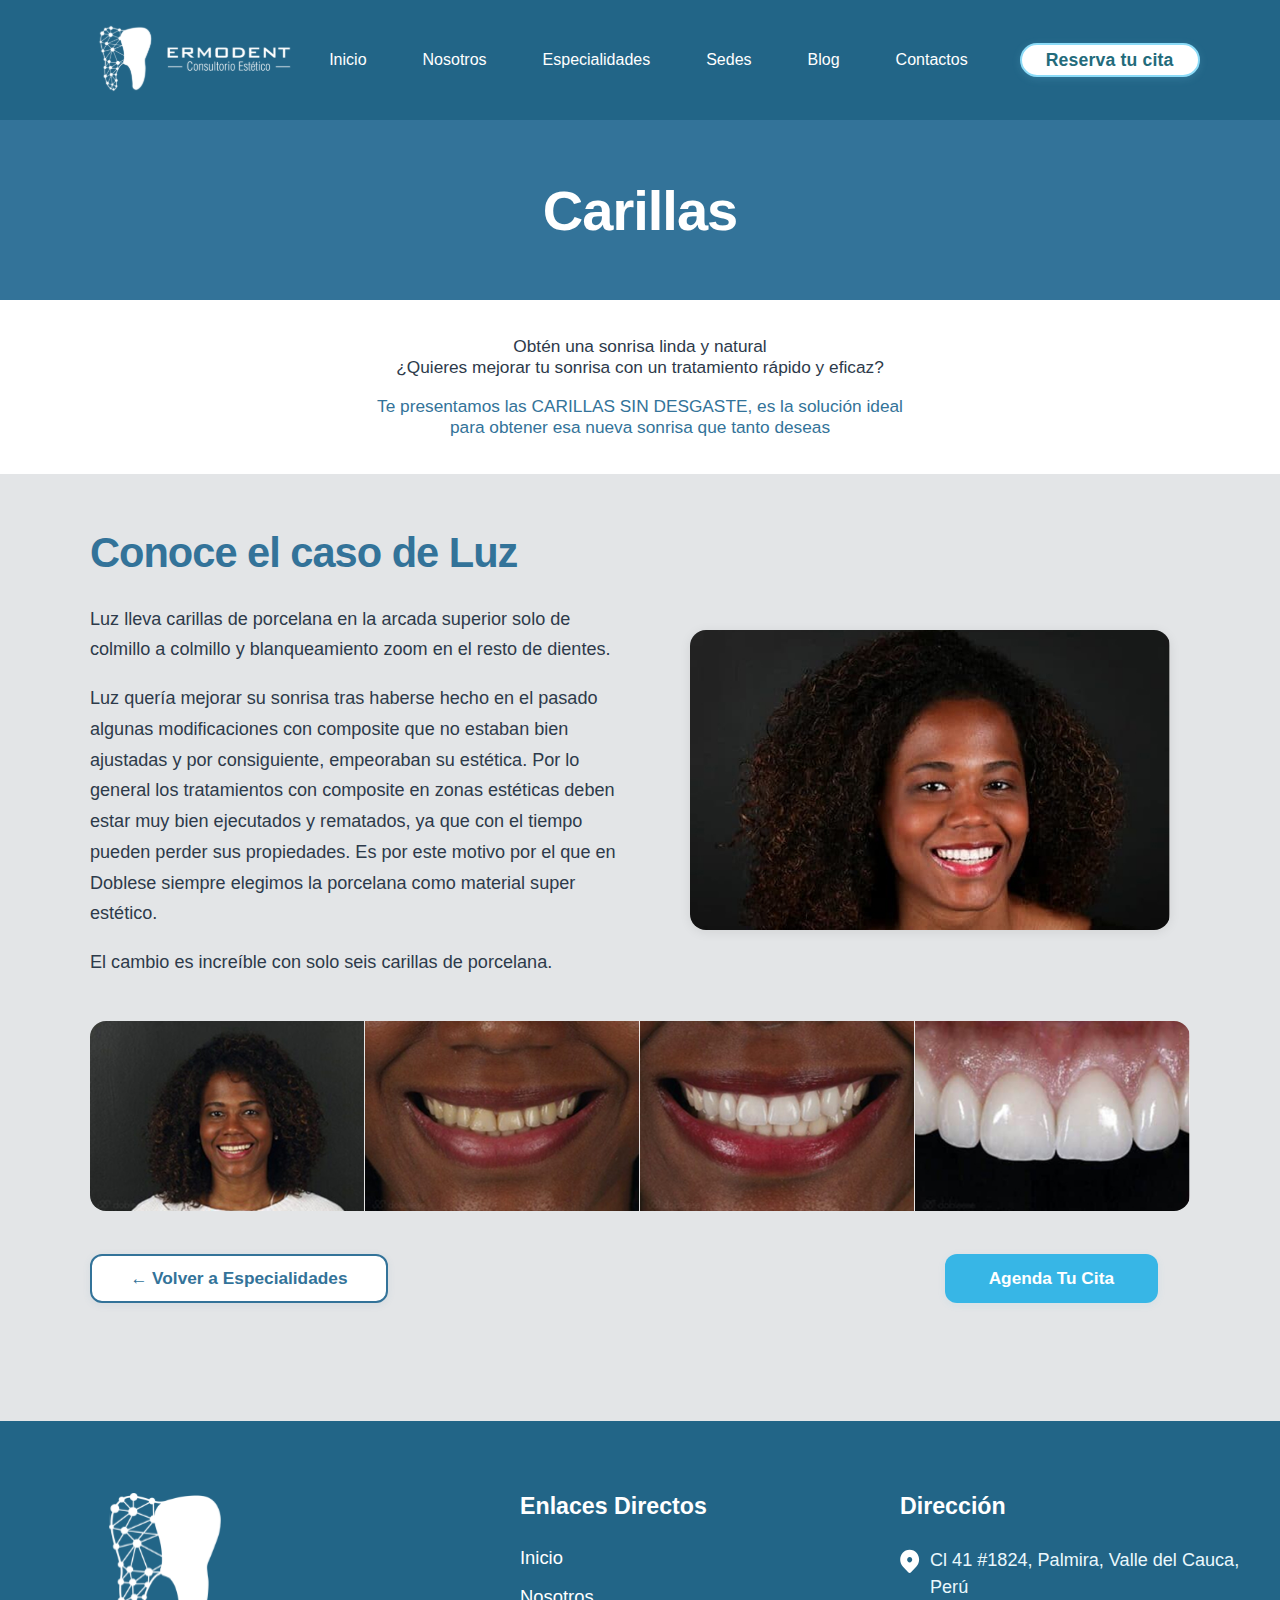
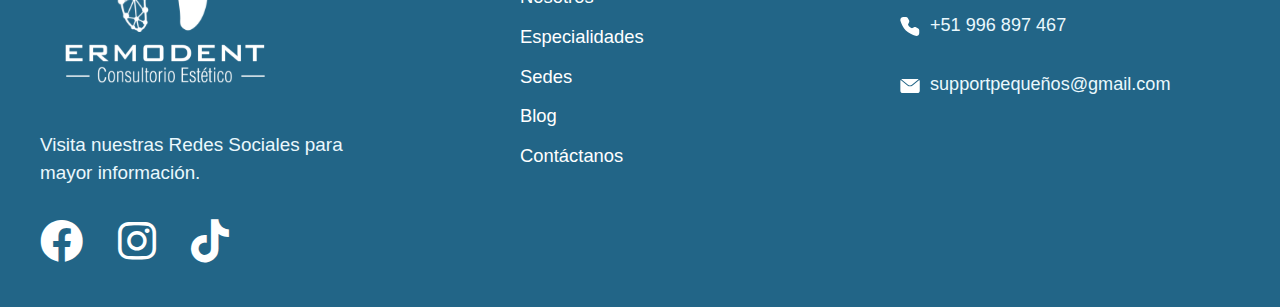
<file: carillas.html>
<!DOCTYPE html>
<html lang="es">
<head>
    <meta charset="UTF-8">
    <meta name="viewport" content="width=device-width, initial-scale=1.0">
    <title>Carillas - ERMODENT</title>
    <link rel="stylesheet" href="styles.css">
    <link rel="stylesheet" href="https://cdnjs.cloudflare.com/ajax/libs/font-awesome/6.0.0/css/all.min.css">
</head>
<body>
    <header class="header">
        <nav class="nav-container">
            <a href="index.html" class="logo">
                <img src="images/logo.svg" alt="ERMODENT Logo">
            </a>
            <div class="nav-menu">
                <a href="index.html">Inicio</a>
                <a href="nosotros.html">Nosotros</a>
                <a href="especialidades.html">Especialidades</a>
                <a href="sedes.html">Sedes</a>
                <a href="blog.html">Blog</a>
                <a href="contactos.html">Contactos</a>
                <a href="#" class="cta-button">Reserva tu cita</a>
            </div>
        </nav>
    </header>
    <!-- Aquí irá el contenido de Carillas -->
    <!-- Sección principal de Carillas -->
    <section class="carillas-hero" style="background-color: #337399; color: #fff; display: flex; align-items: center; justify-content: center; height: 180px; text-align: center;">
        <h1 style="font-size: 3.5rem; font-weight: 700; margin: 0; font-family: 'Montserrat', Arial, sans-serif; letter-spacing: -1px; display: flex; align-items: center; justify-content: center; width: 100%; height: 100%;">Carillas</h1>
    </section>
    <section class="carillas-descripcion" style="background: #fff; text-align: center; padding: 36px 0 36px 0;">
        <p style="font-size: 1.08rem; margin-bottom: 0; color: #2d3a4a; font-family: 'Montserrat', Arial, sans-serif;">Obtén una sonrisa linda y natural<br>
        ¿Quieres mejorar tu sonrisa con un tratamiento rápido y eficaz?</p>
        <p style="font-size: 1.08rem; color: #337399; margin-top: 18px; font-family: 'Montserrat', Arial, sans-serif;">Te presentamos las CARILLAS SIN DESGASTE, es la solución ideal<br>
        para obtener esa nueva sonrisa que tanto deseas</p>
    </section>
    <section class="caso-luz" style="background: #e3e5e7; padding: 56px 0 100px 0; min-height: 850px;">
        <div style="max-width: 1100px; margin: 0 auto; display: flex; flex-wrap: wrap; align-items: flex-start; gap: 40px; background: #e3e5e7; border-radius: 0; padding: 0;">
            <div style="flex: 1 1 520px; min-width: 340px; max-width: 540px;">
                <h2 style="color: #337399; font-size: 2.6rem; font-weight: 800; margin-bottom: 28px; font-family: 'Montserrat', Arial, sans-serif; text-align: left; letter-spacing: -1px; line-height: 1.1;">Conoce el caso de Luz</h2>
                <p style="font-size: 1.13rem; margin-bottom: 18px; color: #2d3a4a; font-family: 'Montserrat', Arial, sans-serif; text-align: left; line-height: 1.7;">Luz lleva carillas de porcelana en la arcada superior solo de colmillo a colmillo y blanqueamiento zoom en el resto de dientes.</p>
                <p style="font-size: 1.13rem; margin-bottom: 18px; color: #2d3a4a; font-family: 'Montserrat', Arial, sans-serif; text-align: left; line-height: 1.7;">Luz quería mejorar su sonrisa tras haberse hecho en el pasado algunas modificaciones con composite que no estaban bien ajustadas y por consiguiente, empeoraban su estética. Por lo general los tratamientos con composite en zonas estéticas deben estar muy bien ejecutados y rematados, ya que con el tiempo pueden perder sus propiedades. Es por este motivo por el que en Doblese siempre elegimos la porcelana como material super estético.</p>
                <p style="font-size: 1.13rem; color: #2d3a4a; font-family: 'Montserrat', Arial, sans-serif; text-align: left; line-height: 1.7;">El cambio es increíble con solo seis carillas de porcelana.</p>
            </div>
            <div style="flex: 1 1 400px; min-width: 340px; display: flex; justify-content: center; align-items: flex-end; padding-top: 100px;">
                <img src="especialidades/carillas/carillas1.jpg" alt="Caso Luz" style="width: 100%; max-width: 480px; min-width: 340px; aspect-ratio: 16/9; border-radius: 16px; object-fit: cover; box-shadow: 0 2px 12px rgba(0,0,0,0.08); background: #222; height: 300px;">
            </div>
        </div>
        <div style="max-width: 1100px; margin: 38px auto 0 auto; background: none; border-radius: 0; display: flex; gap: 0; justify-content: center; flex-wrap: nowrap; overflow: visible; box-shadow: none; height: 200px; align-items: center;">
            <img src="especialidades/carillas/carillas2.jpg" alt="Sonrisa Luz 1" style="width: 25%; min-width: 200px; border-radius: 16px 0 0 16px; object-fit: cover; aspect-ratio: 2/1; height: 190px; margin-right: 0;">
            <img src="especialidades/carillas/carillas3.jpg" alt="Sonrisa Luz 2" style="width: 25%; min-width: 200px; border-radius: 0; object-fit: cover; aspect-ratio: 2/1; height: 190px; margin-right: 0;">
            <img src="especialidades/carillas/carillas4.jpg" alt="Sonrisa Luz 3" style="width: 25%; min-width: 200px; border-radius: 0; object-fit: cover; aspect-ratio: 2/1; height: 190px; margin-right: 0;">
            <img src="especialidades/carillas/carillas5.jpg" alt="Sonrisa Luz 4" style="width: 25%; min-width: 200px; border-radius: 0 16px 16px 0; object-fit: cover; aspect-ratio: 2/1; height: 190px;">
        </div>
        <div style="text-align: left; max-width: 1100px; margin: 38px auto 0 auto; display: flex; justify-content: space-between; align-items: center;">
            <a href="especialidades.html#especialidades-servicios" class="cta-button" style="background: #fff; color: #337399; padding: 12px 38px; border-radius: 12px; font-size: 1.08rem; text-decoration: none; font-family: 'Montserrat', Arial, sans-serif; font-weight: 600; box-shadow: 0 2px 8px rgba(51,115,153,0.08); border: 2px solid #337399; margin-bottom: 18px;">← Volver a Especialidades</a>
            <a href="#" class="cta-button" style="background: #37b6e6; color: #fff; padding: 14px 44px; border-radius: 12px; font-size: 1.08rem; text-decoration: none; font-family: 'Montserrat', Arial, sans-serif; font-weight: 600; box-shadow: 0 2px 8px rgba(55,182,230,0.08); margin-bottom: 18px;">Agenda Tu Cita</a>
        </div>
    </section>
    <footer class="footer">
        <div class="footer-container">
            <div class="footer-logo">
                <img src="images/footer-logo.svg" alt="ERMODENT Logo">
                <p>Visita nuestras Redes Sociales para mayor información.</p>
                <div class="social-links">
                    <a href="#"><i class="fab fa-facebook"></i></a>
                    <a href="#"><i class="fab fa-instagram"></i></a>
                    <a href="#"><i class="fab fa-tiktok"></i></a>
                </div>
            </div>
            <div class="footer-links">
                <h3>Enlaces Directos</h3>
                <ul>
                    <li><a href="index.html">Inicio</a></li>
                    <li><a href="nosotros.html">Nosotros</a></li>
                    <li><a href="especialidades.html">Especialidades</a></li>
                    <li><a href="sedes.html">Sedes</a></li>
                    <li><a href="blog.html">Blog</a></li>
                    <li><a href="contactos.html">Contáctanos</a></li>
                </ul>
            </div>
            <div class="footer-links">
                <h3>Dirección</h3>
                <p><img src="images/ubicacion.svg" alt="Ubicación" style="vertical-align:middle; width:20px; margin-right:10px;">Cl 41 #1824, Palmira, Valle del Cauca,<br><span style="margin-left:30px;">Perú</span></p>
                <p><img src="images/telefono.svg" alt="Teléfono" style="vertical-align:middle; width:20px; margin-right:10px;">+51 996 897 467</p>
                <p style="margin-top:32px;"><img src="images/correo.svg" alt="Correo" style="vertical-align:middle; width:20px; margin-right:10px;">supportpequeños@gmail.com</p>
            </div>
        </div>
    </footer>
</body>
</html>
</file>
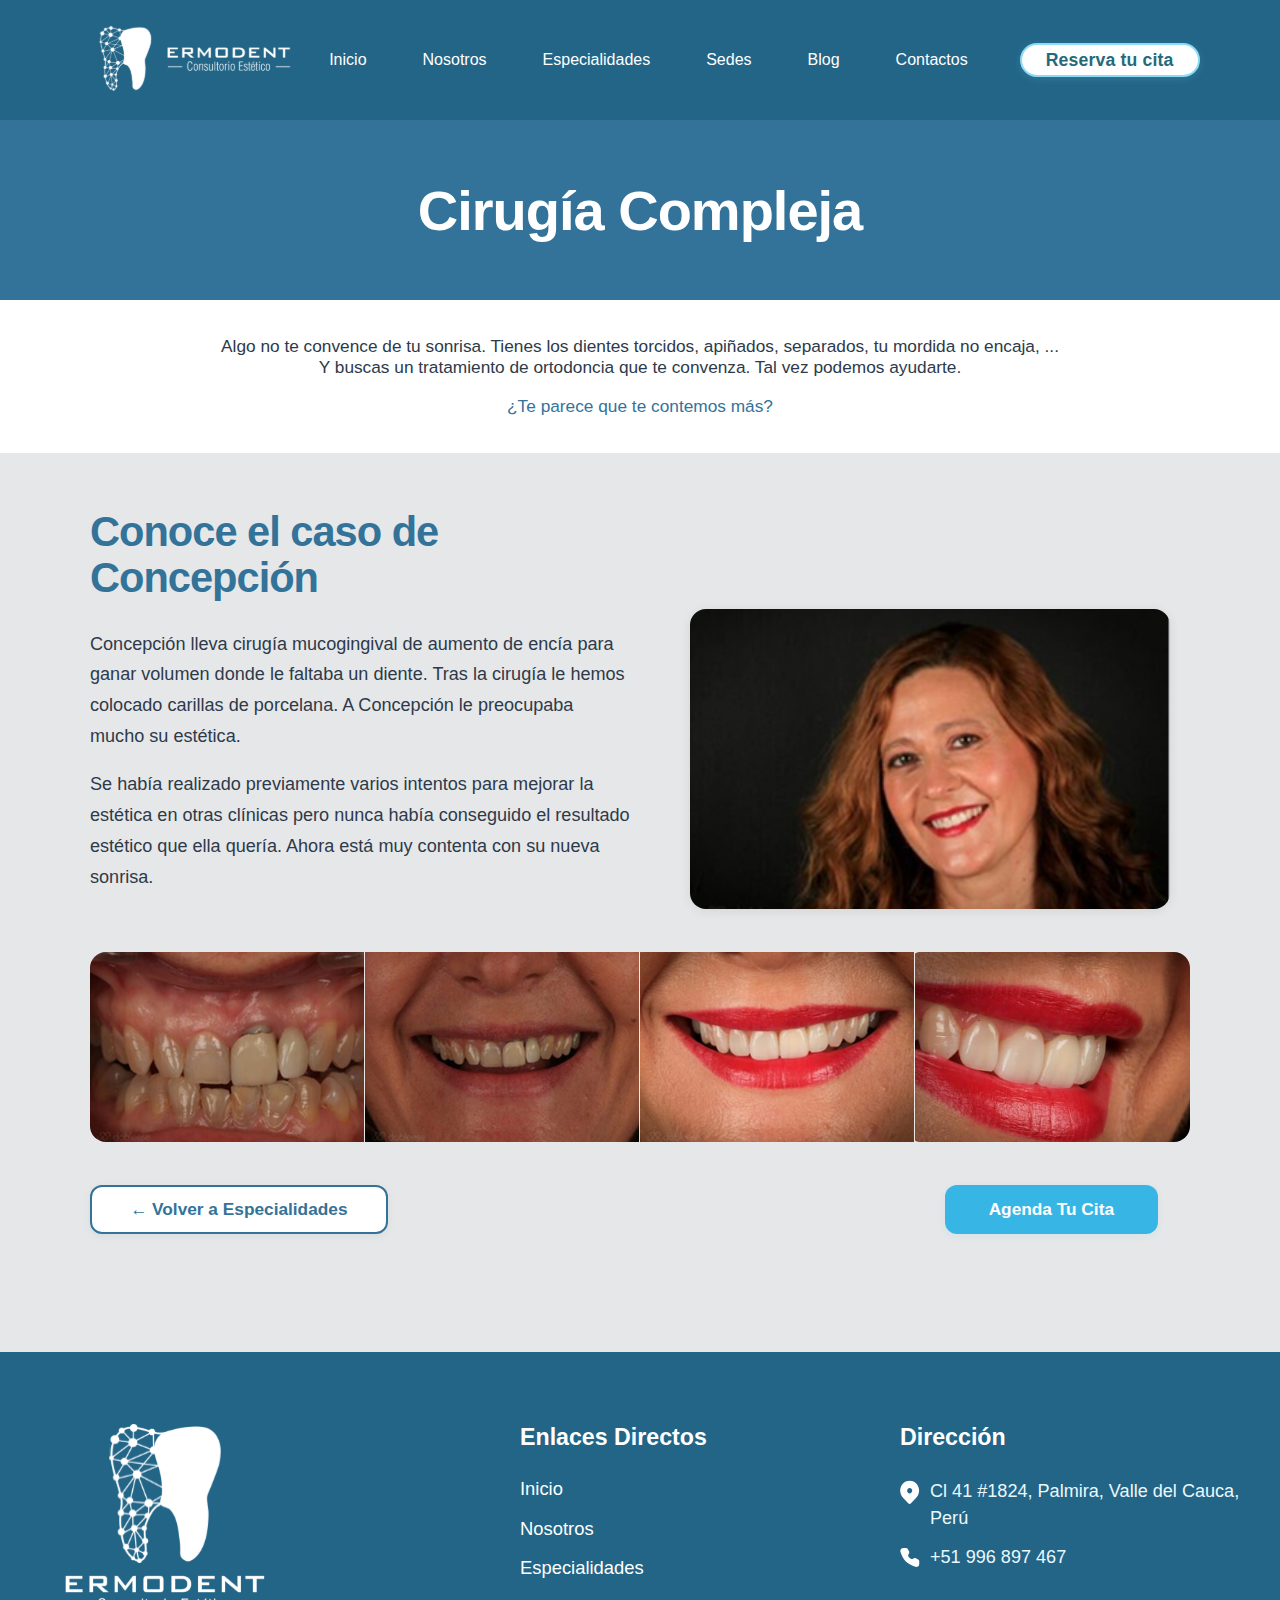
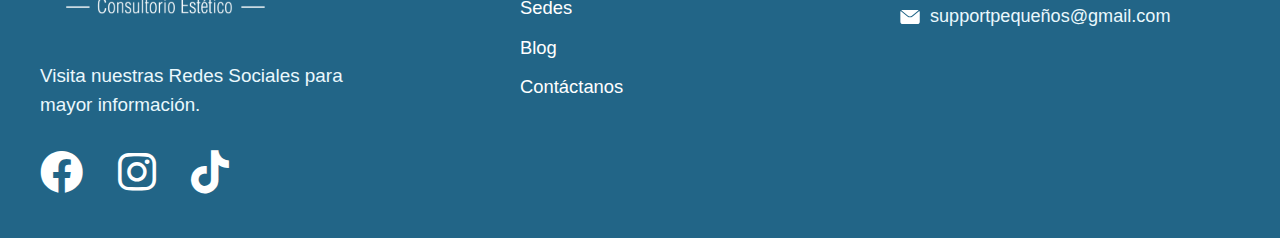
<file: cirugias-complejas.html>
<!DOCTYPE html>
<html lang="es">
<head>
    <meta charset="UTF-8">
    <meta name="viewport" content="width=device-width, initial-scale=1.0">
    <title>Cirugías Complejas - ERMODENT</title>
    <link rel="stylesheet" href="styles.css">
    <link rel="stylesheet" href="https://cdnjs.cloudflare.com/ajax/libs/font-awesome/6.0.0/css/all.min.css">
</head>
<body>
    <header class="header">
        <nav class="nav-container">
            <a href="index.html" class="logo">
                <img src="images/logo.svg" alt="ERMODENT Logo">
            </a>
            <div class="nav-menu">
                <a href="index.html">Inicio</a>
                <a href="nosotros.html">Nosotros</a>
                <a href="especialidades.html">Especialidades</a>
                <a href="sedes.html">Sedes</a>
                <a href="blog.html">Blog</a>
                <a href="contactos.html">Contactos</a>
                <a href="#" class="cta-button">Reserva tu cita</a>
            </div>
        </nav>
    </header>
    <!-- Aquí irá el contenido de Cirugías Complejas -->
    <!-- Sección principal de Cirugía Compleja -->
    <section class="cirugia-hero" style="background-color: #337399; color: #fff; display: flex; align-items: center; justify-content: center; height: 180px; text-align: center;">
        <h1 style="font-size: 3.5rem; font-weight: 700; margin: 0; font-family: 'Montserrat', Arial, sans-serif; letter-spacing: -1px; display: flex; align-items: center; justify-content: center; width: 100%; height: 100%;">Cirugía Compleja</h1>
    </section>
    <section class="cirugia-descripcion" style="background: #fff; text-align: center; padding: 36px 0 36px 0;">
        <p style="font-size: 1.08rem; margin-bottom: 0; color: #2d3a4a; font-family: 'Montserrat', Arial, sans-serif;">Algo no te convence de tu sonrisa. Tienes los dientes torcidos, apiñados, separados, tu mordida no encaja, ...<br>Y buscas un tratamiento de ortodoncia que te convenza. Tal vez podemos ayudarte.</p>
        <p style="font-size: 1.08rem; color: #337399; margin-top: 18px; font-family: 'Montserrat', Arial, sans-serif;">¿Te parece que te contemos más?</p>
    </section>
    <section class="caso-concepcion" style="background: #e6e7e8; padding: 56px 0 100px 0; min-height: 850px;">
        <div style="max-width: 1100px; margin: 0 auto; display: flex; flex-wrap: wrap; align-items: flex-start; gap: 40px; background: #e6e7e8; border-radius: 0; padding: 0;">
            <div style="flex: 1 1 520px; min-width: 340px; max-width: 540px;">
                <h2 style="color: #337399; font-size: 2.6rem; font-weight: 800; margin-bottom: 28px; font-family: 'Montserrat', Arial, sans-serif; text-align: left; letter-spacing: -1px; line-height: 1.1;">Conoce el caso de Concepción</h2>
                <p style="font-size: 1.13rem; margin-bottom: 18px; color: #2d3a4a; font-family: 'Montserrat', Arial, sans-serif; text-align: left; line-height: 1.7;">Concepción lleva cirugía mucogingival de aumento de encía para ganar volumen donde le faltaba un diente. Tras la cirugía le hemos colocado carillas de porcelana. A Concepción le preocupaba mucho su estética.</p>
                <p style="font-size: 1.13rem; color: #2d3a4a; font-family: 'Montserrat', Arial, sans-serif; text-align: left; line-height: 1.7;">Se había realizado previamente varios intentos para mejorar la estética en otras clínicas pero nunca había conseguido el resultado estético que ella quería. Ahora está muy contenta con su nueva sonrisa.</p>
            </div>
            <div style="flex: 1 1 400px; min-width: 340px; display: flex; justify-content: center; align-items: flex-end; padding-top: 100px;">
                <img src="especialidades/cirugias-complejas/cirugiacompleta1.jpg" alt="Caso Concepción" style="width: 100%; max-width: 480px; min-width: 340px; aspect-ratio: 16/9; border-radius: 16px; object-fit: cover; box-shadow: 0 2px 12px rgba(0,0,0,0.08); background: #222; height: 300px;">
            </div>
        </div>
        <div style="max-width: 1100px; margin: 38px auto 0 auto; background: none; border-radius: 0; display: flex; gap: 0; justify-content: center; flex-wrap: nowrap; overflow: visible; box-shadow: none; height: 200px; align-items: center;">
            <img src="especialidades/cirugias-complejas/cirugiacompleta2.jpg" alt="Cirugía Compleja 1" style="width: 25%; min-width: 200px; border-radius: 16px 0 0 16px; object-fit: cover; aspect-ratio: 2/1; height: 190px; margin-right: 0;">
            <img src="especialidades/cirugias-complejas/cirugiacompleta3.jpg" alt="Cirugía Compleja 2" style="width: 25%; min-width: 200px; border-radius: 0; object-fit: cover; aspect-ratio: 2/1; height: 190px; margin-right: 0;">
            <img src="especialidades/cirugias-complejas/cirugiacompleta4.jpg" alt="Cirugía Compleja 3" style="width: 25%; min-width: 200px; border-radius: 0; object-fit: cover; aspect-ratio: 2/1; height: 190px; margin-right: 0;">
            <img src="especialidades/cirugias-complejas/cirugiacompleta5.jpg" alt="Cirugía Compleja 4" style="width: 25%; min-width: 200px; border-radius: 0 16px 16px 0; object-fit: cover; aspect-ratio: 2/1; height: 190px;">
        </div>
        <div style="text-align: left; max-width: 1100px; margin: 38px auto 0 auto; display: flex; justify-content: space-between; align-items: center;">
            <a href="especialidades.html#especialidades-servicios" class="cta-button" style="background: #fff; color: #337399; padding: 12px 38px; border-radius: 12px; font-size: 1.08rem; text-decoration: none; font-family: 'Montserrat', Arial, sans-serif; font-weight: 600; box-shadow: 0 2px 8px rgba(51,115,153,0.08); border: 2px solid #337399; margin-bottom: 18px;">← Volver a Especialidades</a>
            <a href="#" class="cta-button" style="background: #37b6e6; color: #fff; padding: 14px 44px; border-radius: 12px; font-size: 1.08rem; text-decoration: none; font-family: 'Montserrat', Arial, sans-serif; font-weight: 600; box-shadow: 0 2px 8px rgba(55,182,230,0.08); margin-bottom: 18px;">Agenda Tu Cita</a>
        </div>
    </section>
    <footer class="footer">
        <div class="footer-container">
            <div class="footer-logo">
                <img src="images/footer-logo.svg" alt="ERMODENT Logo">
                <p>Visita nuestras Redes Sociales para mayor información.</p>
                <div class="social-links">
                    <a href="#"><i class="fab fa-facebook"></i></a>
                    <a href="#"><i class="fab fa-instagram"></i></a>
                    <a href="#"><i class="fab fa-tiktok"></i></a>
                </div>
            </div>
            <div class="footer-links">
                <h3>Enlaces Directos</h3>
                <ul>
                    <li><a href="index.html">Inicio</a></li>
                    <li><a href="nosotros.html">Nosotros</a></li>
                    <li><a href="especialidades.html">Especialidades</a></li>
                    <li><a href="sedes.html">Sedes</a></li>
                    <li><a href="blog.html">Blog</a></li>
                    <li><a href="contactos.html">Contáctanos</a></li>
                </ul>
            </div>
            <div class="footer-links">
                <h3>Dirección</h3>
                <p><img src="images/ubicacion.svg" alt="Ubicación" style="vertical-align:middle; width:20px; margin-right:10px;">Cl 41 #1824, Palmira, Valle del Cauca,<br><span style="margin-left:30px;">Perú</span></p>
                <p><img src="images/telefono.svg" alt="Teléfono" style="vertical-align:middle; width:20px; margin-right:10px;">+51 996 897 467</p>
                <p style="margin-top:32px;"><img src="images/correo.svg" alt="Correo" style="vertical-align:middle; width:20px; margin-right:10px;">supportpequeños@gmail.com</p>
            </div>
        </div>
    </footer>
</body>
</html>
</file>
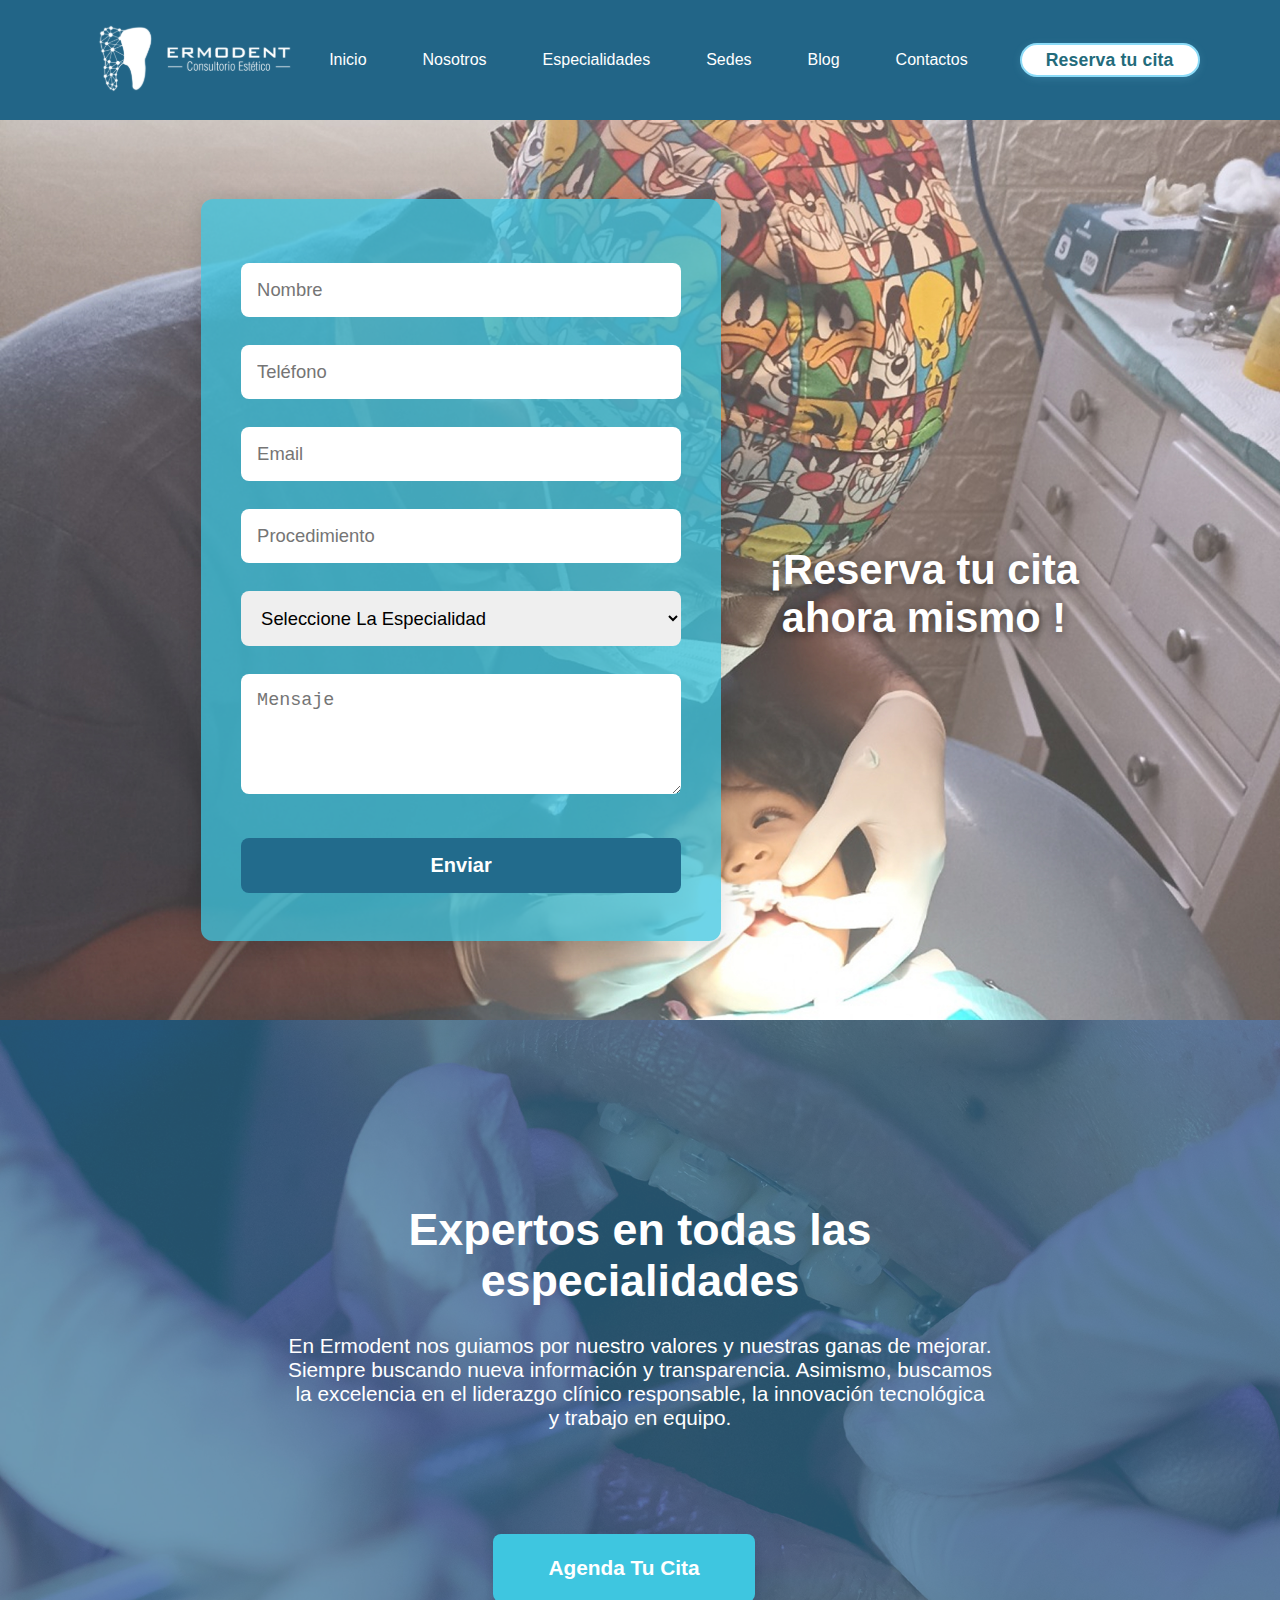
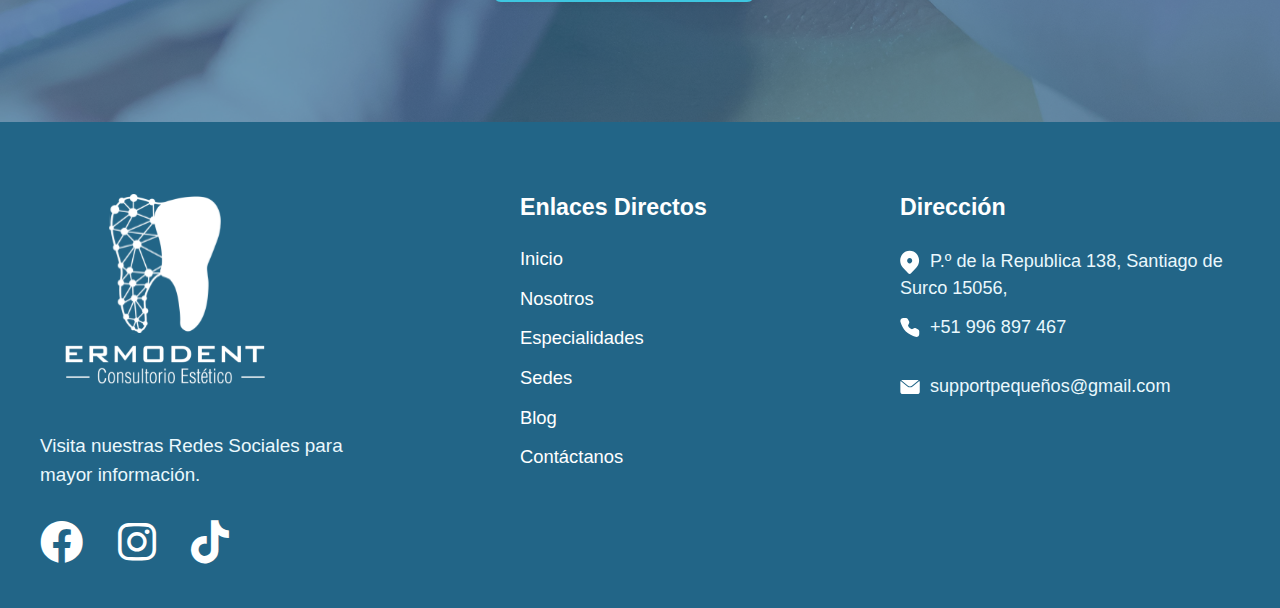
<file: contactos.html>
<!DOCTYPE html>
<html lang="es">
<head>
    <meta charset="UTF-8">
    <meta name="viewport" content="width=device-width, initial-scale=1.0">
    <title>Contactos - ERMODENT</title>
    <link rel="stylesheet" href="styles.css">
    <link rel="stylesheet" href="https://cdnjs.cloudflare.com/ajax/libs/font-awesome/6.0.0/css/all.min.css">
</head>
<body>
    <header class="header">
        <nav class="nav-container">
            <a href="index.html" class="logo">
                <img src="images/logo.svg" alt="ERMODENT Logo">
            </a>
            <div class="nav-menu">
                <a href="index.html">Inicio</a>
                <a href="nosotros.html">Nosotros</a>
                <a href="especialidades.html">Especialidades</a>
                <a href="sedes.html">Sedes</a>
                <a href="blog.html">Blog</a>
                <a href="contactos.html">Contactos</a>
                <a href="#" class="cta-button">Reserva tu cita</a>
            </div>
        </nav>
    </header>
    <!-- Aquí puedes agregar las secciones de la página Contactos -->
    <!-- Sección principal de Contactos -->
    <section style="position: relative; min-height: 100vh; height: 100dvh; width: 100vw; overflow: hidden; display: flex; align-items: center; justify-content: center;">
        <div style="position: absolute; inset: 0; width: 100%; height: 100%; background: url('images/contactos1.jpg') center top/cover no-repeat; z-index: 1;"></div>
        <div style="position: relative; z-index: 2; display: flex; align-items: center; justify-content: center; width: 100%; height: 100vh;">
            <div style="background: rgba(62,198,224,0.75); border-radius: 12px; padding: 64px 40px 48px 40px; margin: 80px 0; max-width: 520px; width: 100%; box-shadow: 0 4px 24px #0002;">
                <form style="display: flex; flex-direction: column; gap: 28px;">
                    <input type="text" placeholder="Nombre" style="padding: 16px; border-radius: 8px; border: none; font-size: 1.15rem;">
                    <input type="text" placeholder="Teléfono" style="padding: 16px; border-radius: 8px; border: none; font-size: 1.15rem;">
                    <input type="email" placeholder="Email" style="padding: 16px; border-radius: 8px; border: none; font-size: 1.15rem;">
                    <input type="text" placeholder="Procedimiento" style="padding: 16px; border-radius: 8px; border: none; font-size: 1.15rem;">
                    <select style="padding: 16px; border-radius: 8px; border: none; font-size: 1.15rem;">
                        <option>Seleccione La Especialidad</option>
                        <option>Prótesis Fija</option>
                        <option>Ortodoncia</option>
                        <option>Blanqueamiento</option>
                        <option>Carillas</option>
                        <option>Cirugías Complejas</option>
                        <option>Prótesis Dentales</option>
                    </select>
                    <textarea placeholder="Mensaje" style="padding: 16px; border-radius: 8px; border: none; font-size: 1.15rem; min-height: 120px;"></textarea>
                    <button type="submit" style="background: #226b8c; color: #fff; border: none; border-radius: 8px; padding: 16px 0; font-size: 1.25rem; font-weight: 600; margin-top: 16px; cursor: pointer;">Enviar</button>
                </form>
            </div>
            <div style="margin-left: 48px; color: #fff; font-size: 2.6rem; font-weight: 700; text-align: center; text-shadow: 0 2px 8px #0007; white-space: pre-line; z-index: 3; display: flex; align-items: center; justify-content: center;">
                ¡Reserva tu cita<br>ahora mismo !
            </div>
        </div>
    </section>
    <!-- Sección de expertos -->
    <section style="position: relative; min-height: 600px; background: url('images/contactos2.jpg') center/cover no-repeat; display: flex; flex-direction: column; align-items: center; justify-content: center; padding: 120px 0; overflow: hidden;">
        <div style="position: absolute; inset: 0; width: 100%; height: 100%; background: rgba(51,115,153,0.7); z-index: 1;"></div>
        <div style="position: relative; z-index: 2; padding: 64px 48px; max-width: 800px; width: 100%; margin-bottom: 40px; text-align: center; color: #fff; background: none; border-radius: 0; box-shadow: none;">
            <h2 style="font-size: 2.8rem; font-weight: 800; margin-bottom: 28px;">Expertos en todas las especialidades</h2>
            <p style="font-size: 1.3rem; font-weight: 400; margin-bottom: 0;">En Ermodent nos guiamos por nuestro valores y nuestras ganas de mejorar. Siempre buscando nueva información y transparencia. Asimismo, buscamos la excelencia en el liderazgo clínico responsable, la innovación tecnológica y trabajo en equipo.</p>
        </div>
        <a href="#" class="cta-button" style="position: relative; z-index: 2; background: #3ec6e0; color: #fff; padding: 22px 56px; border-radius: 8px; font-size: 1.3rem; font-weight:600; text-decoration: none; box-shadow: 0 2px 8px #0001;">Agenda Tu Cita</a>
    </section>
    <footer class="footer">
        <div class="footer-container">
            <div class="footer-logo">
                <img src="images/footer-logo.svg" alt="ERMODENT Logo">
                <p>Visita nuestras Redes Sociales para mayor información.</p>
                <div class="social-links">
                    <a href="https://www.facebook.com/Ermodent/?locale=es_LA" target="_blank"><i class="fab fa-facebook"></i></a>
                    <a href="https://www.instagram.com/ermodent?igsh=MWZicDR5bXFsYjZqbw==" target="_blank"><i class="fab fa-instagram"></i></a>
                    <a href="https://www.tiktok.com/@ermodent" target="_blank"><i class="fab fa-tiktok"></i></a>
                </div>
            </div>
            <div class="footer-links">
                <h3>Enlaces Directos</h3>
                <ul>
                    <li><a href="index.html">Inicio</a></li>
                    <li><a href="nosotros.html">Nosotros</a></li>
                    <li><a href="especialidades.html">Especialidades</a></li>
                    <li><a href="sedes.html">Sedes</a></li>
                    <li><a href="blog.html">Blog</a></li>
                    <li><a href="contactos.html">Contáctanos</a></li>
                </ul>
            </div>
            <div class="footer-links">
                <h3>Dirección</h3>
                <p><img src="images/ubicacion.svg" alt="Ubicación" style="vertical-align:middle; width:20px; margin-right:10px;">P.º de la Republica 138, Santiago de Surco 15056,</p>
                <p><img src="images/telefono.svg" alt="Teléfono" style="vertical-align:middle; width:20px; margin-right:10px;">+51 996 897 467</p>
                <p style="margin-top:32px;"><img src="images/correo.svg" alt="Correo" style="vertical-align:middle; width:20px; margin-right:10px;">supportpequeños@gmail.com</p>
            </div>
        </div>
    </footer>
</body>
</html>
</file>
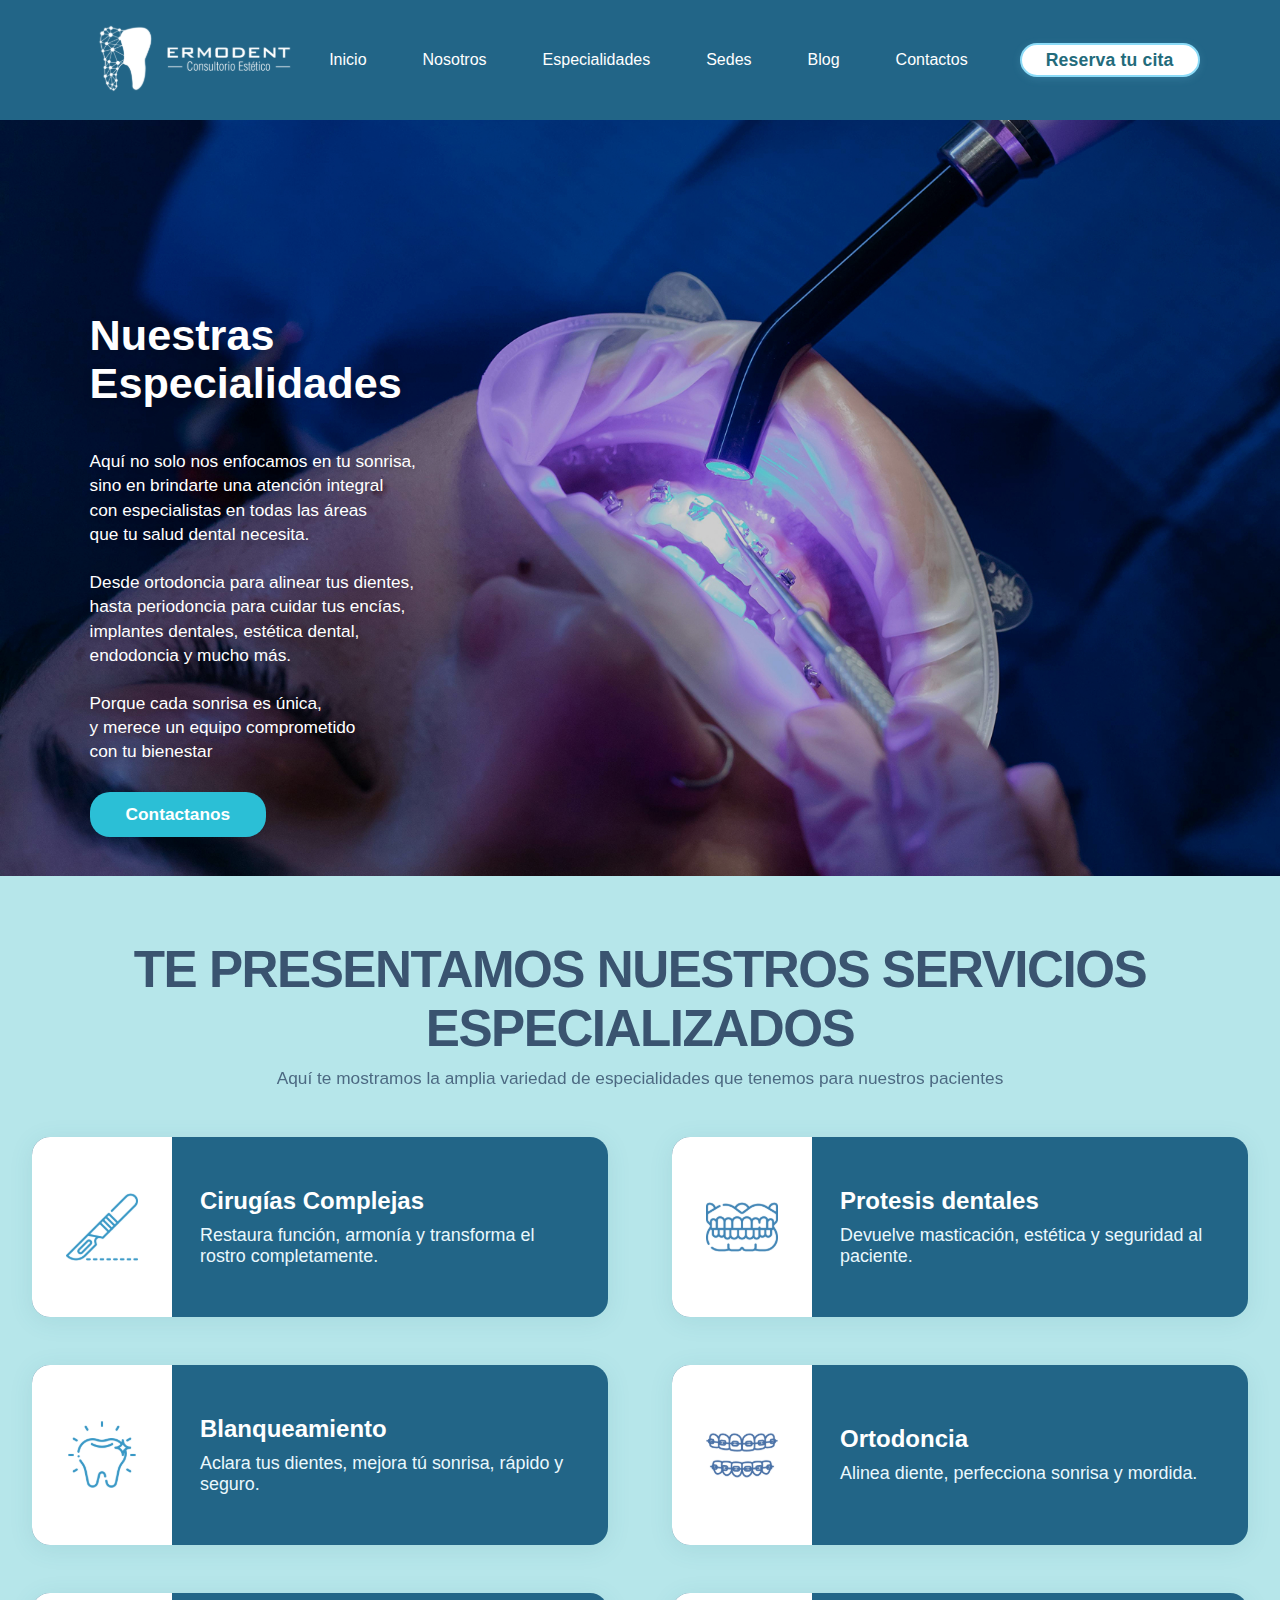
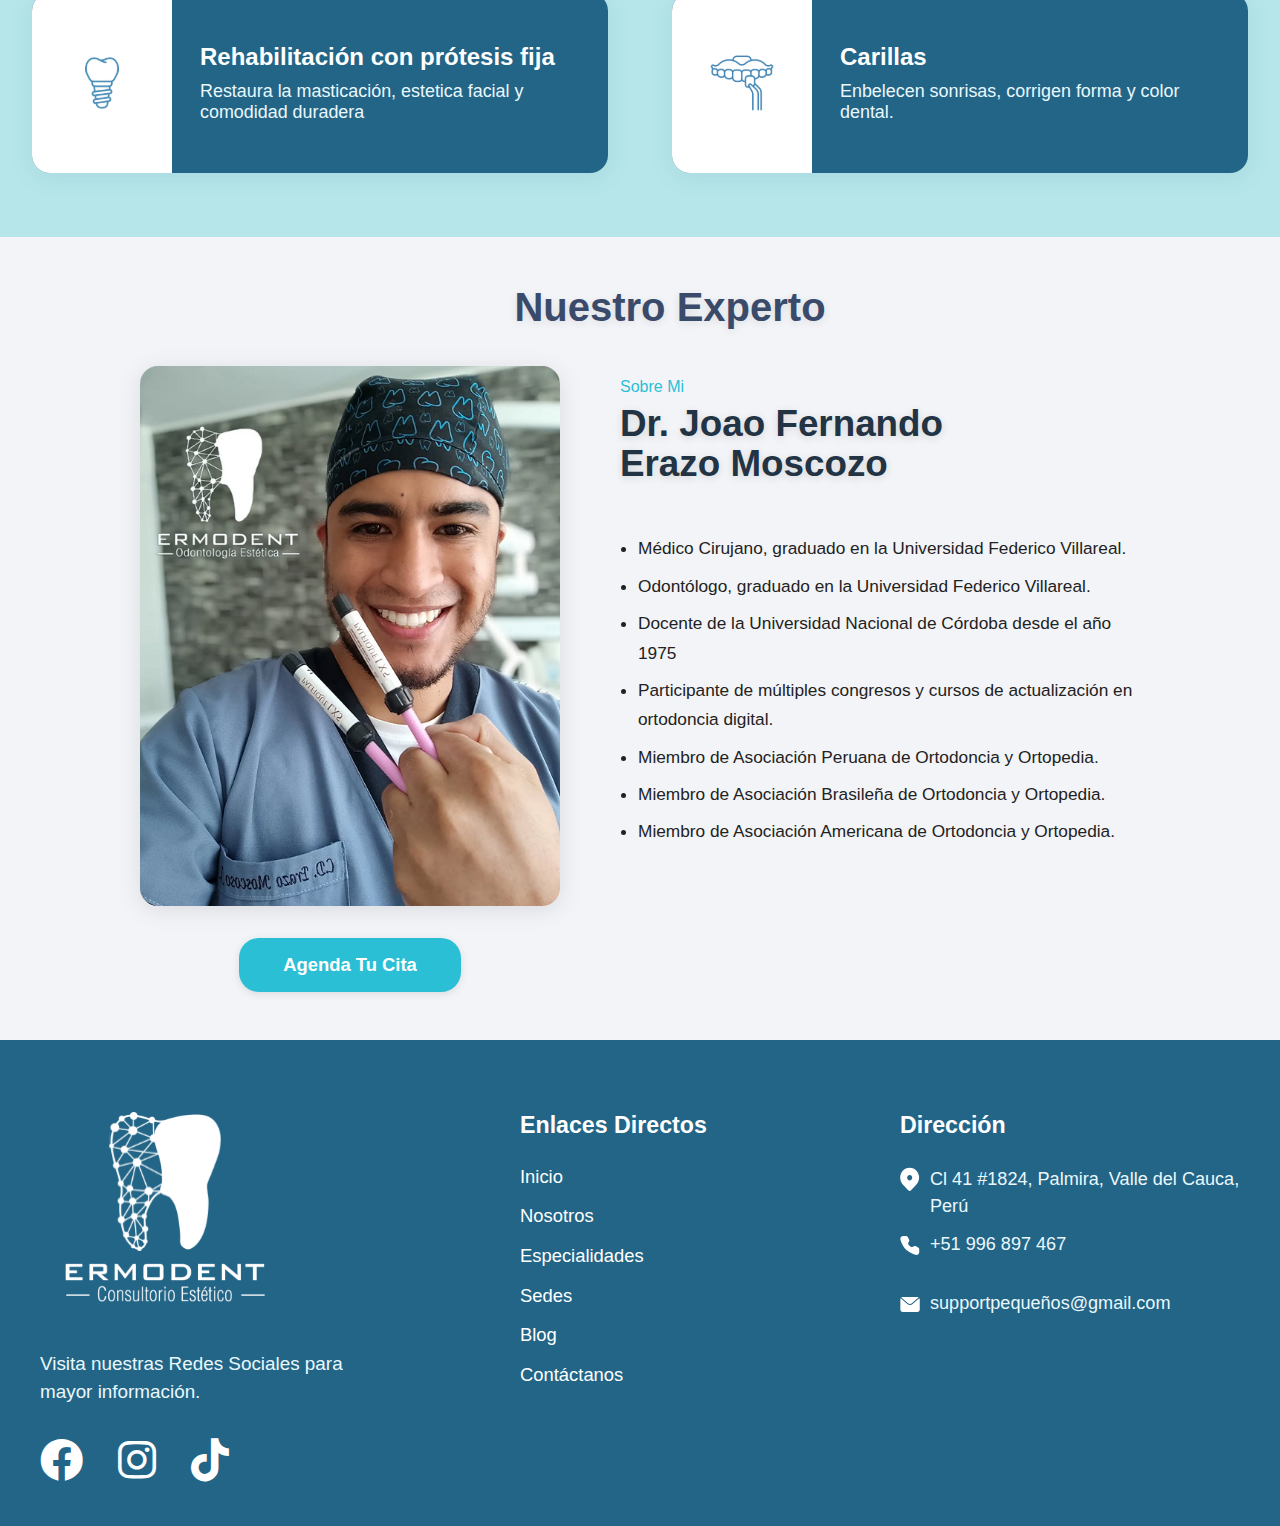
<file: especialidades.html>
<!DOCTYPE html>
<html lang="es">
<head>
    <meta charset="UTF-8">
    <meta name="viewport" content="width=device-width, initial-scale=1.0">
    <title>Especialidades - ERMODENT</title>
    <link rel="stylesheet" href="styles.css">
    <link rel="stylesheet" href="https://cdnjs.cloudflare.com/ajax/libs/font-awesome/6.0.0/css/all.min.css">
</head>
<body>
    <header class="header">
        <nav class="nav-container">
            <a href="index.html" class="logo">
                <img src="images/logo.svg" alt="ERMODENT Logo">
            </a>
            <div class="nav-menu">
                <a href="index.html">Inicio</a>
                <a href="nosotros.html">Nosotros</a>
                <a href="especialidades.html">Especialidades</a>
                <a href="sedes.html">Sedes</a>
                <a href="blog.html">Blog</a>
                <a href="contactos.html">Contactos</a>
                <a href="#" class="cta-button">Reserva tu cita</a>
            </div>
        </nav>
    </header>
     <!-- Hero Filosofía y Valores sobre fondo-dientes.jpg (imagen completa) -->
    <section style="position: relative; width: 100vw; left: 50%; right: 50%; margin-left: -50vw; margin-right: -50vw; display: block; background: #000; min-height: 420px;">
        <img src="images/imagen2.jpg" alt="Fondo dientes Ermodent" style="width: 100vw; max-width: 100%; display: block; margin: 0 auto; filter: brightness(0.82) blur(0.5px);">
        <div style="position: absolute; left: 7vw; top: 15vw; height: 100%; display: flex; flex-direction: column; justify-content: flex-start; max-width: 480px; color: #fff; z-index: 2;">
            <h2 style="font-size: 2.7rem; font-weight: bold; margin-bottom: 18px; line-height: 1.1; text-shadow: 0 2px 8px rgba(0,0,0,0.22); margin-top: 0;">Nuestras<br>Especialidades</h2>
            <p style="font-size: 1.08rem; margin-bottom: 28px; line-height: 1.4; text-shadow: 0 2px 8px rgba(0,0,0,0.18); white-space: pre-line;">
Aquí no solo nos enfocamos en tu sonrisa,
sino en brindarte una atención integral
con especialistas en todas las áreas
que tu salud dental necesita.

Desde ortodoncia para alinear tus dientes,
hasta periodoncia para cuidar tus encías,
implantes dentales, estética dental,
endodoncia y mucho más.

Porque cada sonrisa es única,
y merece un equipo comprometido
con tu bienestar
</p>
            <a href="#" class="cta-button" style="background: #2bbfd6; color: #fff; padding: 12px 36px; border-radius: 20px; text-decoration: none; font-weight: bold; box-shadow: 0 2px 8px rgba(0,0,0,0.10); width: fit-content; font-size: 1.08rem;">Contactanos</a>
        </div>
    </section>
    
    <section class="especialidades-servicios" id="especialidades-servicios">
        <h2 class="especialidades-titulo">TE PRESENTAMOS NUESTROS SERVICIOS ESPECIALIZADOS</h2>
        <p class="especialidades-subtitulo">Aquí te mostramos la amplia variedad de especialidades que tenemos para nuestros pacientes</p>
        <div class="especialidades-grid">
            <a href="cirugias-complejas.html" class="especialidad-card especialidad-link">
                <div class="especialidad-icono"><img src="images/cirugia-plastica.svg" alt="Cirugías Completas"></div>
                <div class="especialidad-info">
                    <h3>Cirugías Complejas</h3>
                    <p>Restaura función, armonía y transforma el rostro completamente.</p>
                </div>
            </a>
            <a href="protesis-dentales.html" class="especialidad-card especialidad-link">
                <div class="especialidad-icono"><img src="images/protesico.svg" alt="Prótesis dentales"></div>
                <div class="especialidad-info">
                    <h3>Protesis dentales</h3>
                    <p>Devuelve masticación, estética y seguridad al paciente.</p>
                </div>
            </a>
            <a href="blanqueamiento.html" class="especialidad-card especialidad-link">
                <div class="especialidad-icono"><img src="images/blanqueamiento.svg" alt="Blanqueamiento"></div>
                <div class="especialidad-info">
                    <h3>Blanqueamiento</h3>
                    <p>Aclara tus dientes, mejora tú sonrisa, rápido y seguro.</p>
                </div>
            </a>
            <a href="ortodoncia.html" class="especialidad-card especialidad-link">
                <div class="especialidad-icono"><img src="images/ortodoncia.svg" alt="Ortodoncia"></div>
                <div class="especialidad-info">
                    <h3>Ortodoncia</h3>
                    <p>Alinea diente, perfecciona sonrisa y mordida.</p>
                </div>
            </a>
            <a href="rehabilitacion-protesis-fija.html" class="especialidad-card especialidad-link">
                <div class="especialidad-icono"><img src="images/implante.svg" alt="Rehabilitación con prótesis fija"></div>
                <div class="especialidad-info">
                    <h3>Rehabilitación con prótesis fija</h3>
                    <p>Restaura la masticación, estetica facial y comodidad duradera</p>
                </div>
            </a>
            <a href="carillas.html" class="especialidad-card especialidad-link">
                <div class="especialidad-icono"><img src="images/implante-dental.svg" alt="Carillas"></div>
                <div class="especialidad-info">
                    <h3>Carillas</h3>
                    <p>Enbelecen sonrisas, corrigen forma y color dental.</p>
                </div>
            </a>
        </div>
    </section>
    
    <section class="experto-section" style="margin-top: 0; background: #f3f4f7; padding-top: 48px; padding-bottom: 48px;">
        <div style="display: flex; flex-direction: column; align-items: center;">
            <h2 class="experto-titulo" style="font-size: 2.5rem; font-weight: bold; color: #3a4a6b; margin-bottom: 36px; text-shadow: 0 2px 8px rgba(0,0,0,0.10); text-align: center;">Nuestro Experto</h2>
            <div class="experto-grid" style="display: flex; align-items: flex-start; gap: 60px; justify-content: center;">
                <div class="experto-foto" style="flex: 0 0 420px; display: flex; flex-direction: column; align-items: center;">
                    <img src="images/joao.jpg" alt="Dr. Joao Fernando Erazo Moscozo" style="width: 420px; height: 540px; object-fit: cover; border-radius: 18px; box-shadow: 0 4px 24px rgba(0,0,0,0.10); margin-bottom: 24px;">
                    <button class="experto-cita" style="background: #2bbfd6; color: #fff; padding: 16px 44px; border-radius: 20px; font-size: 1.15rem; font-weight: bold; border: none; box-shadow: 0 2px 8px rgba(0,0,0,0.10); cursor: pointer; transition: background 0.2s;">Agenda Tu Cita</button>
                </div>
                <div class="experto-info" style="max-width: 520px;">
                    <span class="experto-sobremi" style="color: #2bbfd6; font-size: 1rem; font-weight: 500; margin-bottom: 8px; display: inline-block;">Sobre Mi</span>
                    <h3 class="experto-nombre" style="font-size: 2.3rem; font-weight: bold; color: #234; margin: 0 0 18px 0; line-height: 1.1; text-shadow: 0 2px 8px rgba(0,0,0,0.13);">Dr. Joao Fernando<br>Erazo Moscozo</h3>
                    <div style="height: 32px;"></div>
                    <ul class="experto-lista" style="font-size: 1.08rem; color: #222; line-height: 1.7; padding-left: 18px;">
                        <li>Médico Cirujano, graduado en la Universidad Federico Villareal.</li>
                        <li>Odontólogo, graduado en la Universidad Federico Villareal.</li>
                        <li>Docente de la Universidad Nacional de Córdoba desde el año 1975</li>
                        <li>Participante de múltiples congresos y cursos de actualización en ortodoncia digital.</li>
                        <li>Miembro de Asociación Peruana de Ortodoncia y Ortopedia.</li>
                        <li>Miembro de Asociación Brasileña de Ortodoncia y Ortopedia.</li>
                        <li>Miembro de Asociación Americana de Ortodoncia y Ortopedia.</li>
                    </ul>
                </div>
            </div>
        </div>
    </section>
    
    <footer class="footer">
        <div class="footer-container">
            <div class="footer-logo">
                <img src="images/footer-logo.svg" alt="ERMODENT Logo">
                <p>Visita nuestras Redes Sociales para mayor información.</p>
                <div class="social-links">
                    <a href="#"><i class="fab fa-facebook"></i></a>
                    <a href="#"><i class="fab fa-instagram"></i></a>
                    <a href="#"><i class="fab fa-tiktok"></i></a>
                </div>
            </div>
            <div class="footer-links">
                <h3>Enlaces Directos</h3>
                <ul>
                    <li><a href="index.html">Inicio</a></li>
                    <li><a href="nosotros.html">Nosotros</a></li>
                    <li><a href="especialidades.html">Especialidades</a></li>
                    <li><a href="sedes.html">Sedes</a></li>
                    <li><a href="blog.html">Blog</a></li>
                    <li><a href="contactos.html">Contáctanos</a></li>
                </ul>
            </div>
            <div class="footer-links">
                <h3>Dirección</h3>
                <p><img src="images/ubicacion.svg" alt="Ubicación" style="vertical-align:middle; width:20px; margin-right:10px;">Cl 41 #1824, Palmira, Valle del Cauca,<br><span style="margin-left:30px;">Perú</span></p>
                <p><img src="images/telefono.svg" alt="Teléfono" style="vertical-align:middle; width:20px; margin-right:10px;">+51 996 897 467</p>
                <p style="margin-top:32px;"><img src="images/correo.svg" alt="Correo" style="vertical-align:middle; width:20px; margin-right:10px;">supportpequeños@gmail.com</p>
            </div>
        </div>
    </footer>
</body>
</html>
</file>
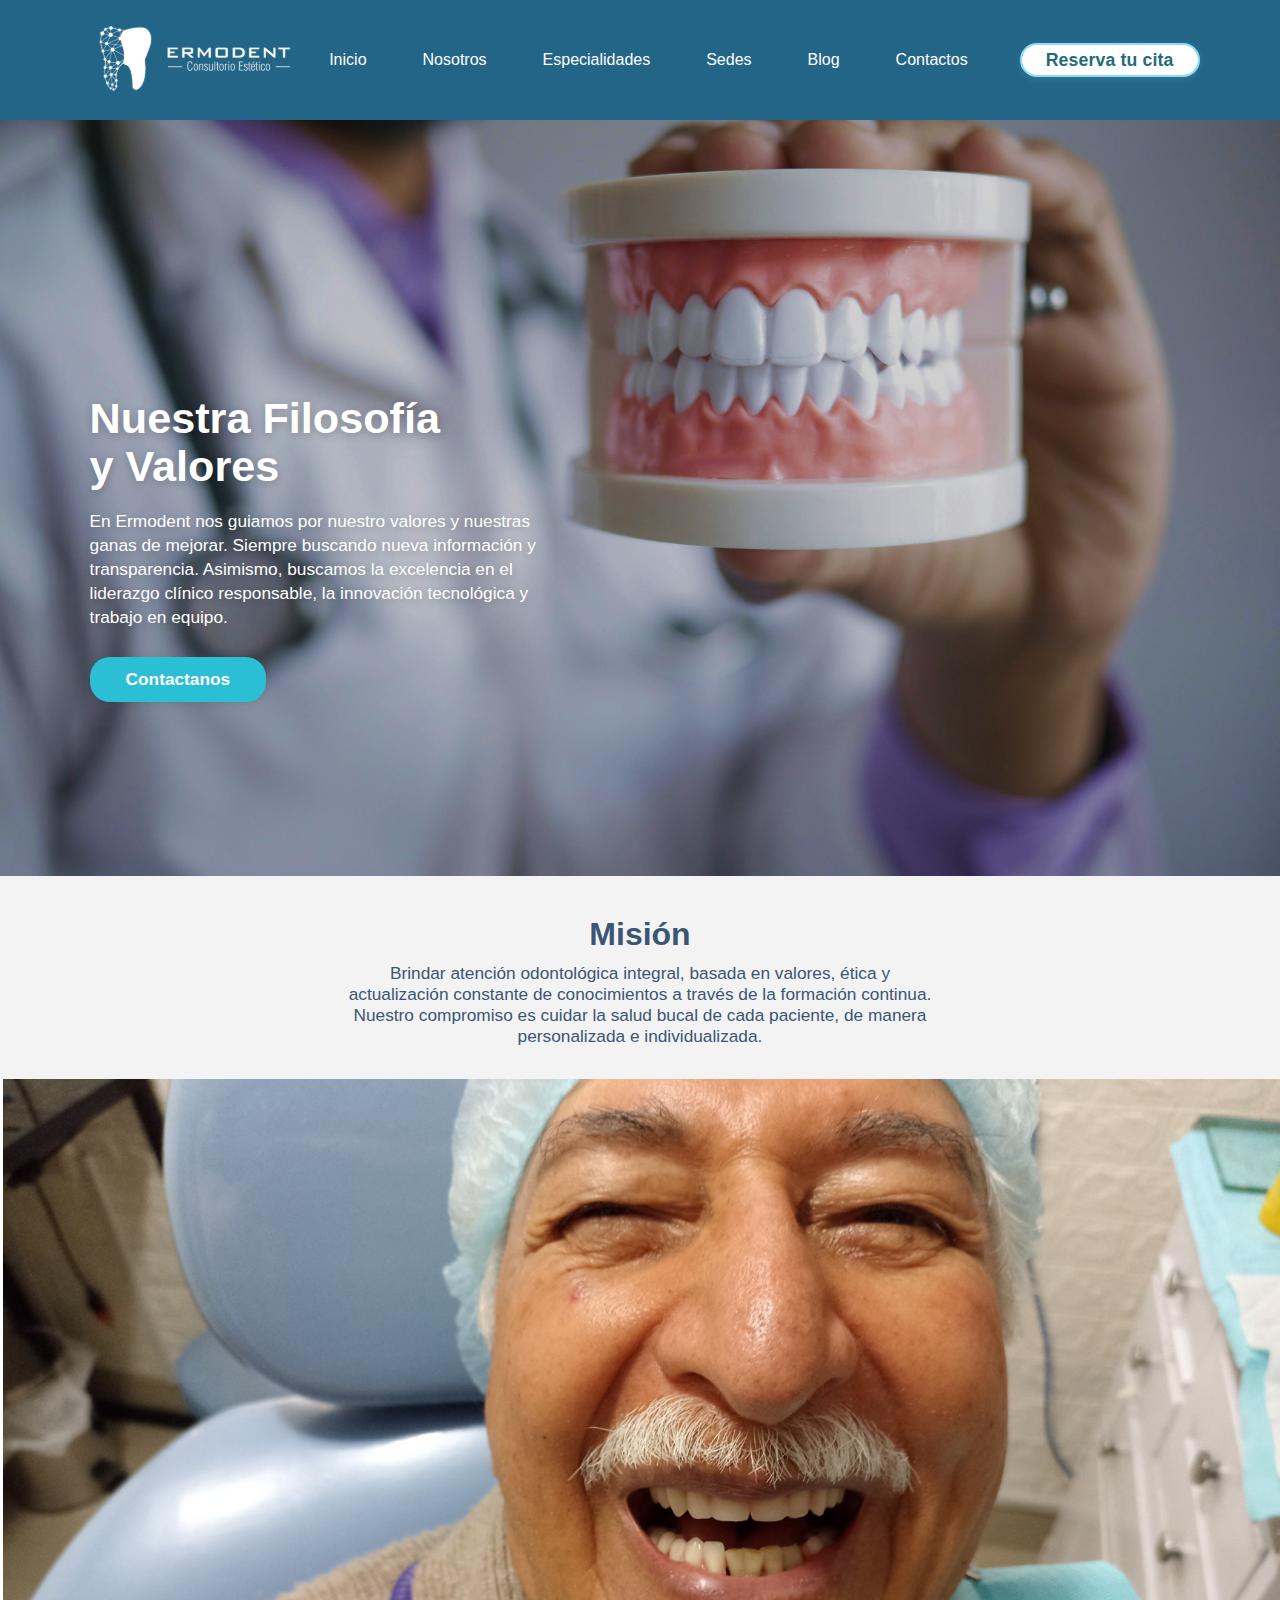
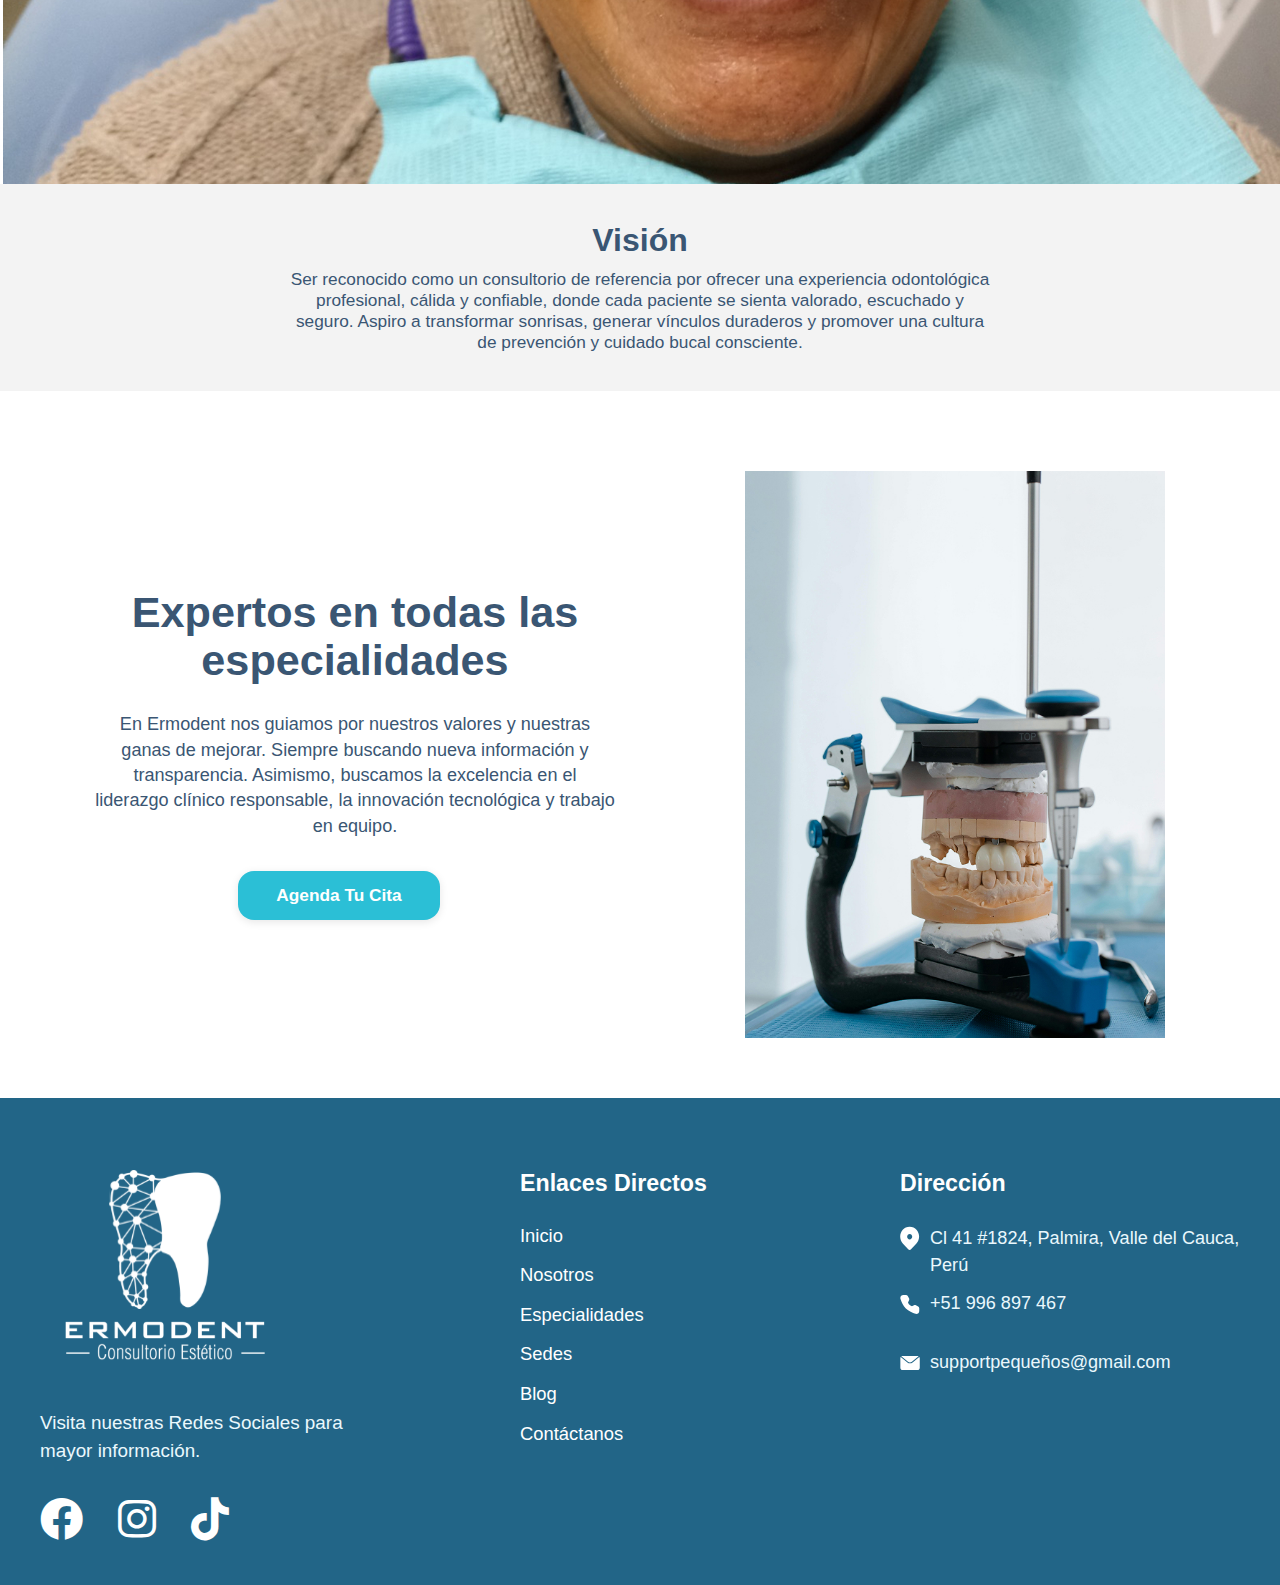
<file: nosotros.html>
<!DOCTYPE html>
<html lang="es">
<head>
    <meta charset="UTF-8">
    <meta name="viewport" content="width=device-width, initial-scale=1.0">
    <title>Nosotros - ERMODENT</title>
    <link rel="stylesheet" href="styles.css">
    <link rel="stylesheet" href="https://cdnjs.cloudflare.com/ajax/libs/font-awesome/6.0.0/css/all.min.css">
</head>
<body>
    <header class="header">
        <nav class="nav-container">
            <a href="index.html" class="logo">
                <img src="images/logo.svg" alt="ERMODENT Logo">
            </a>
            <div class="nav-menu">
                <a href="index.html">Inicio</a>
                <a href="nosotros.html">Nosotros</a>
                <a href="especialidades.html">Especialidades</a>
                <a href="sedes.html">Sedes</a>
                <a href="blog.html">Blog</a>
                <a href="contactos.html">Contactos</a>
                <a href="#" class="cta-button">Reserva tu cita</a>
            </div>
        </nav>
    </header>
    <!-- Hero Filosofía y Valores sobre fondo-dientes.jpg (imagen completa) -->
    <section style="position: relative; width: 100vw; left: 50%; right: 50%; margin-left: -50vw; margin-right: -50vw; display: block; background: #000;">
        <img src="images/imagen1.jpg" alt="Fondo dientes Ermodent" style="width: 100vw; max-width: 100%; display: block; margin: 0 auto; filter: brightness(0.82) blur(0.5px);">
        <div style="position: absolute; left: 7vw; top: 0; height: 100%; display: flex; flex-direction: column; justify-content: center; max-width: 480px; color: #fff; z-index: 2;">
            <h2 style="font-size: 2.7rem; font-weight: bold; margin-bottom: 18px; line-height: 1.1; text-shadow: 0 2px 8px rgba(0,0,0,0.22); margin-top: 8vw;">Nuestra Filosofía<br>y Valores</h2>
            <p style="font-size: 1.08rem; margin-bottom: 28px; line-height: 1.4; text-shadow: 0 2px 8px rgba(0,0,0,0.18);">En Ermodent nos guiamos por nuestro valores y nuestras ganas de mejorar. Siempre buscando nueva información y transparencia. Asimismo, buscamos la excelencia en el liderazgo clínico responsable, la innovación tecnológica y trabajo en equipo.</p>
            <a href="#" class="cta-button" style="background: #2bbfd6; color: #fff; padding: 12px 36px; border-radius: 20px; text-decoration: none; font-weight: bold; box-shadow: 0 2px 8px rgba(0,0,0,0.10); width: fit-content; font-size: 1.08rem;">Contactanos</a>
        </div>
    </section>

    <!-- Sección Misión y Visión -->
    <section style="background: #f3f3f3; padding: 0;">
        <div style="max-width: 900px; margin: 0 auto; padding: 40px 0 0 0; text-align: center;">
            <h2 style="color: #3a5673; font-size: 2rem; font-weight: bold; margin-bottom: 10px;">Misión</h2>
            <p style="max-width: 600px; color: #3a5673; font-size: 1.08rem; margin: 0 auto 32px auto;">Brindar atención odontológica integral, basada en valores, ética y actualización constante de conocimientos a través de la formación continua. Nuestro compromiso es cuidar la salud bucal de cada paciente, de manera personalizada e individualizada.</p>
        </div>
        <div style="width: 100vw; position: relative; left: 50%; right: 50%; margin-left: -50vw; margin-right: -50vw; background: #f3f3f3;">
            <img src="images/señor.jpg" alt="Misión Ermodent" style="width: 100vw; max-width: 100%; display: block; margin: 0 auto; border-radius: 0; box-shadow: none;">
        </div>
        <div style="max-width: 900px; margin: 0 auto; padding: 0 0 38px 0; text-align: center;">
            <h2 style="color: #3a5673; font-size: 2rem; font-weight: bold; margin: 38px 0 10px 0;">Visión</h2>
            <p style="max-width: 700px; margin: 0 auto; color: #3a5673; font-size: 1.08rem;">Ser reconocido como un consultorio de referencia por ofrecer una experiencia odontológica profesional, cálida y confiable, donde cada paciente se sienta valorado, escuchado y seguro. Aspiro a transformar sonrisas, generar vínculos duraderos y promover una cultura de prevención y cuidado bucal consciente.</p>
        </div>
    </section>

    <!-- Sección Especialidades estilo hero -->
    <section class="especialidades-nosotros" style="background: #fff; padding: 80px 0 60px 0;">
        <div style="display: flex; flex-wrap: wrap; align-items: center; justify-content: center; max-width: 1200px; margin: 0 auto;">
            <div style="flex: 1 1 480px; min-width: 320px; padding: 0 30px; text-align: center;">
                <h2 style="color: #3a5673; font-size: 2.7rem; font-weight: bold; margin-bottom: 28px; line-height: 1.1;">Expertos en todas las<br>especialidades</h2>
                <p style="color: #3a5673; font-size: 1.13rem; margin-bottom: 32px; max-width: 520px; margin-left: auto; margin-right: auto; line-height: 1.4;">En Ermodent nos guiamos por nuestros valores y nuestras ganas de mejorar. Siempre buscando nueva información y transparencia. Asimismo, buscamos la excelencia en el liderazgo clínico responsable, la innovación tecnológica y trabajo en equipo.</p>
                <a href="#" class="cta-button" style="background: #2bbfd6; color: #fff; padding: 14px 38px; border-radius: 16px; text-decoration: none; font-weight: bold; box-shadow: 0 2px 8px rgba(0,0,0,0.10); font-size: 1.08rem; display: inline-block;">Agenda Tu Cita</a>
            </div>
            <div style="flex: 1 1 420px; display: flex; justify-content: center; align-items: center; min-width: 320px; padding: 0 30px;">
                <img src="images/molde-dientes.jpg" alt="Especialidades Ermodent" style="width: 420px; max-width: 100%; border-radius: 0; box-shadow: none; background: #f7f7f7;">
            </div>
        </div>
    </section>
    <footer class="footer">
        <div class="footer-container">
            <div class="footer-logo">
                <img src="images/footer-logo.svg" alt="ERMODENT Logo">
                <p>Visita nuestras Redes Sociales para mayor información.</p>
                <div class="social-links">
                    <a href="#"><i class="fab fa-facebook"></i></a>
                    <a href="#"><i class="fab fa-instagram"></i></a>
                    <a href="#"><i class="fab fa-tiktok"></i></a>
                </div>
            </div>
            <div class="footer-links">
                <h3>Enlaces Directos</h3>
                <ul>
                    <li><a href="index.html">Inicio</a></li>
                    <li><a href="nosotros.html">Nosotros</a></li>
                    <li><a href="especialidades.html">Especialidades</a></li>
                    <li><a href="sedes.html">Sedes</a></li>
                    <li><a href="blog.html">Blog</a></li>
                    <li><a href="contactos.html">Contáctanos</a></li>
                </ul>
            </div>
            <div class="footer-links">
                <h3>Dirección</h3>
                <p><img src="images/ubicacion.svg" alt="Ubicación" style="vertical-align:middle; width:20px; margin-right:10px;">Cl 41 #1824, Palmira, Valle del Cauca,<br><span style="margin-left:30px;">Perú</span></p>
                <p><img src="images/telefono.svg" alt="Teléfono" style="vertical-align:middle; width:20px; margin-right:10px;">+51 996 897 467</p>
                <p style="margin-top:32px;"><img src="images/correo.svg" alt="Correo" style="vertical-align:middle; width:20px; margin-right:10px;">supportpequeños@gmail.com</p>
            </div>
        </div>
    </footer>
</body>
</html>
</file>
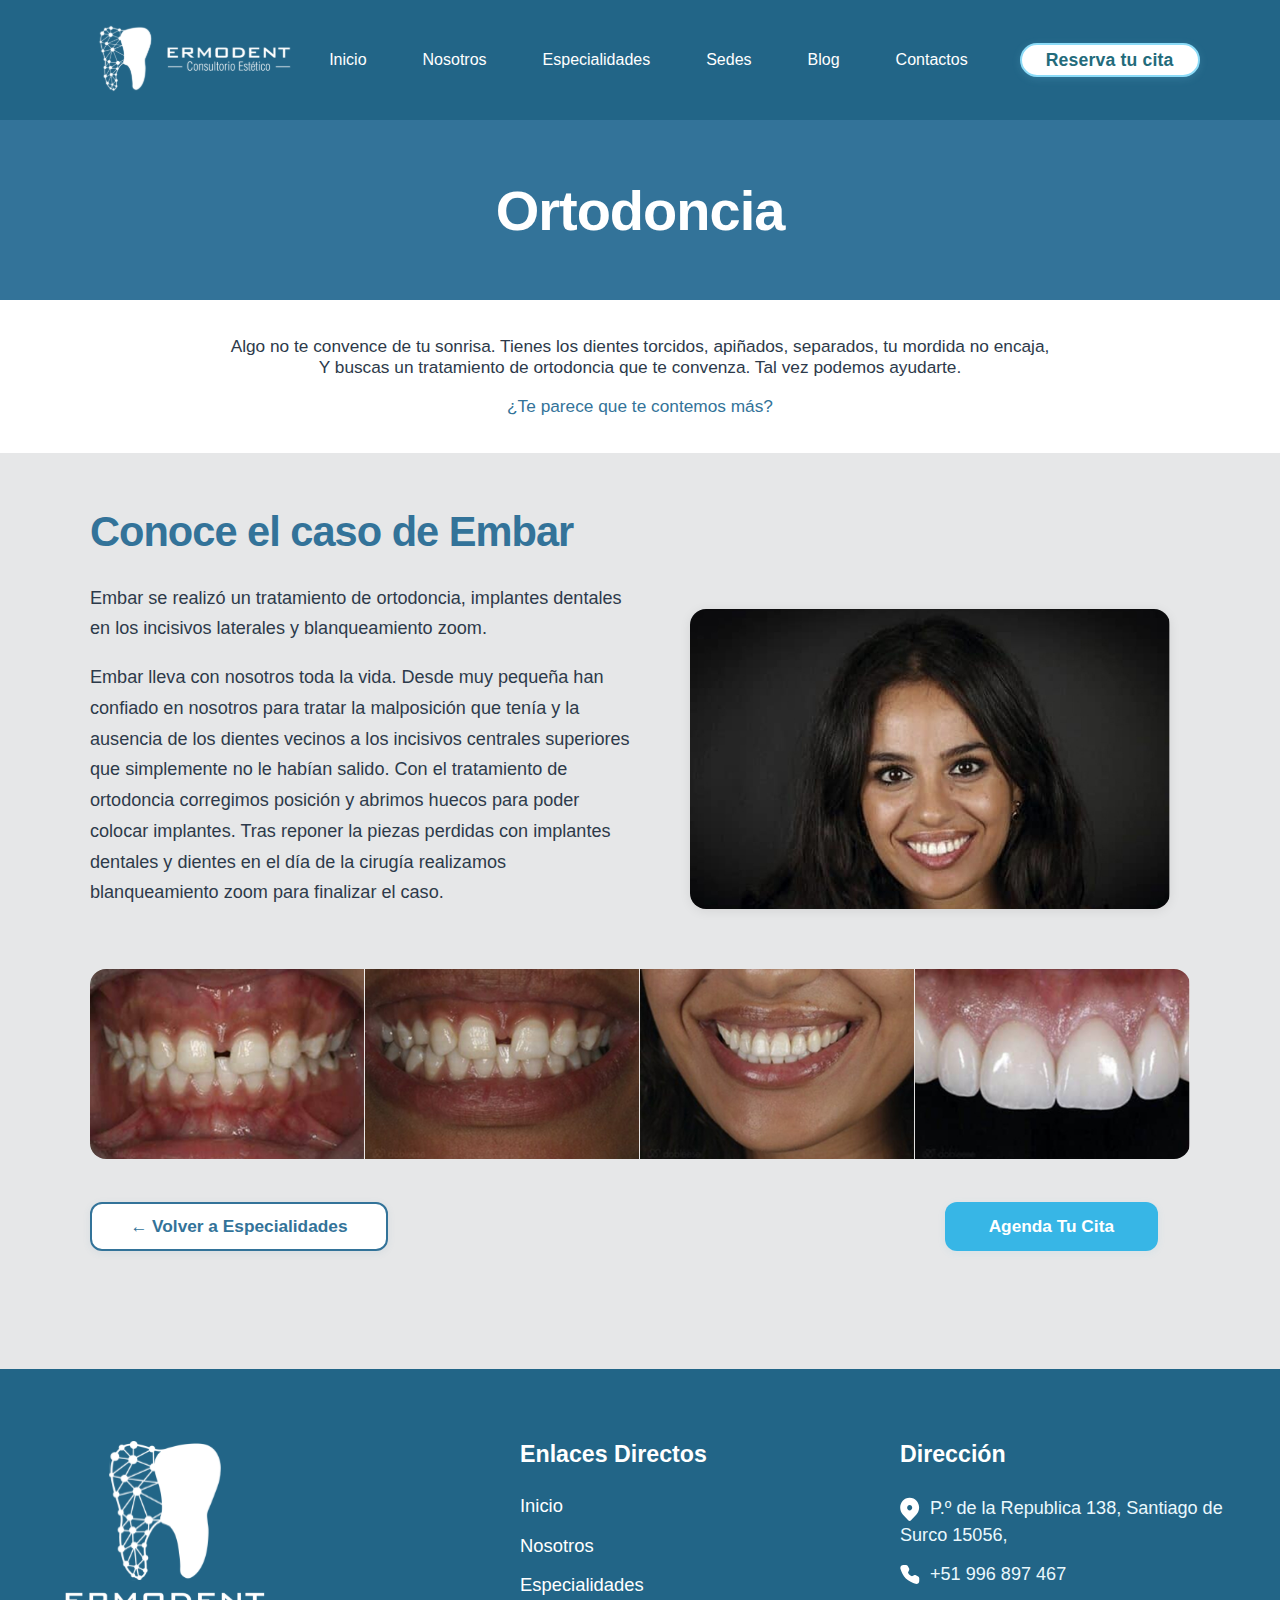
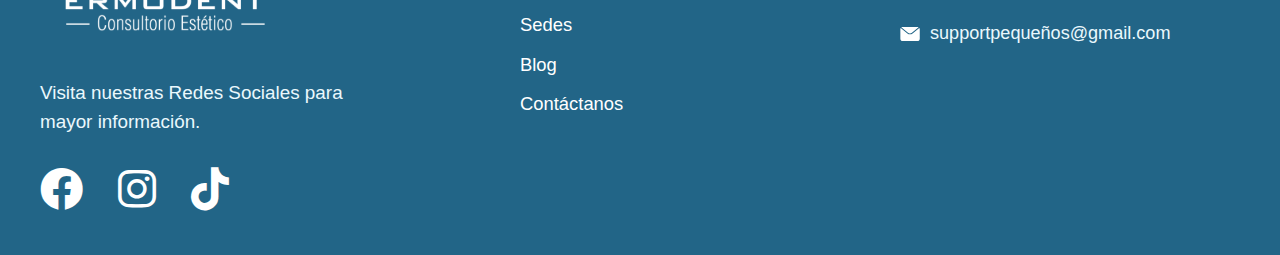
<file: ortodoncia.html>
<!DOCTYPE html>
<html lang="es">
<head>
    <meta charset="UTF-8">
    <meta name="viewport" content="width=device-width, initial-scale=1.0">
    <title>Ortodoncia - ERMODENT</title>
    <link rel="stylesheet" href="styles.css">
    <link rel="stylesheet" href="https://cdnjs.cloudflare.com/ajax/libs/font-awesome/6.0.0/css/all.min.css">
</head>
<body>
    <header class="header">
        <nav class="nav-container">
            <a href="index.html" class="logo">
                <img src="images/logo.svg" alt="ERMODENT Logo">
            </a>
            <div class="nav-menu">
                <a href="index.html">Inicio</a>
                <a href="nosotros.html">Nosotros</a>
                <a href="especialidades.html">Especialidades</a>
                <a href="sedes.html">Sedes</a>
                <a href="blog.html">Blog</a>
                <a href="contactos.html">Contactos</a>
                <a href="contactos.html" class="cta-button">Reserva tu cita</a>
            </div>
        </nav>
    </header>
    <!-- Aquí irá el contenido de Ortodoncia -->
    <!-- Sección principal de Ortodoncia -->
    <section class="ortodoncia-hero" style="background-color: #337399; color: #fff; display: flex; align-items: center; justify-content: center; height: 180px; text-align: center;">
        <h1 style="font-size: 3.5rem; font-weight: 700; margin: 0; font-family: 'Montserrat', Arial, sans-serif; letter-spacing: -1px; display: flex; align-items: center; justify-content: center; width: 100%; height: 100%;">Ortodoncia</h1>
    </section>
    <section class="ortodoncia-descripcion" style="background: #fff; text-align: center; padding: 36px 0 36px 0;">
        <p style="font-size: 1.08rem; margin-bottom: 0; color: #2d3a4a; font-family: 'Montserrat', Arial, sans-serif;">Algo no te convence de tu sonrisa. Tienes los dientes torcidos, apiñados, separados, tu mordida no encaja,<br>
        Y buscas un tratamiento de ortodoncia que te convenza. Tal vez podemos ayudarte.</p>
        <p style="font-size: 1.08rem; color: #337399; margin-top: 18px; font-family: 'Montserrat', Arial, sans-serif;">¿Te parece que te contemos más?</p>
    </section>
    <section class="caso-embar" style="background: #e6e7e8; padding: 56px 0 100px 0; min-height: 850px;">
        <div style="max-width: 1100px; margin: 0 auto; display: flex; flex-wrap: wrap; align-items: flex-start; gap: 40px; background: #e6e7e8; border-radius: 0; padding: 0;">
            <div style="flex: 1 1 520px; min-width: 340px; max-width: 540px;">
                <h2 style="color: #337399; font-size: 2.6rem; font-weight: 800; margin-bottom: 28px; font-family: 'Montserrat', Arial, sans-serif; text-align: left; letter-spacing: -1px; line-height: 1.1;">Conoce el caso de Embar</h2>
                <p style="font-size: 1.13rem; margin-bottom: 18px; color: #2d3a4a; font-family: 'Montserrat', Arial, sans-serif; text-align: left; line-height: 1.7;">Embar se realizó un tratamiento de ortodoncia, implantes dentales en los incisivos laterales y blanqueamiento zoom.</p>
                <p style="font-size: 1.13rem; margin-bottom: 18px; color: #2d3a4a; font-family: 'Montserrat', Arial, sans-serif; text-align: left; line-height: 1.7;">Embar lleva con nosotros toda la vida. Desde muy pequeña han confiado en nosotros para tratar la malposición que tenía y la ausencia de los dientes vecinos a los incisivos centrales superiores que simplemente no le habían salido. Con el tratamiento de ortodoncia corregimos posición y abrimos huecos para poder colocar implantes. Tras reponer la piezas perdidas con implantes dentales y dientes en el día de la cirugía realizamos blanqueamiento zoom para finalizar el caso.</p>
            </div>
            <div style="flex: 1 1 400px; min-width: 340px; display: flex; justify-content: center; align-items: flex-end; padding-top: 100px;">
                <img src="especialidades/ortodoncia/ortodoncia1.jpg" alt="Caso Embar" style="width: 100%; max-width: 480px; min-width: 340px; aspect-ratio: 16/9; border-radius: 16px; object-fit: cover; box-shadow: 0 2px 12px rgba(0,0,0,0.08); background: #222; height: 300px;">
            </div>
        </div>
        <div style="max-width: 1100px; margin: 38px auto 0 auto; background: none; border-radius: 0; display: flex; gap: 0; justify-content: center; flex-wrap: nowrap; overflow: visible; box-shadow: none; height: 200px; align-items: center;">
            <img src="especialidades/ortodoncia/ortodoncia2.jpg" alt="Ortodoncia Embar 1" style="width: 25%; min-width: 200px; border-radius: 16px 0 0 16px; object-fit: cover; aspect-ratio: 2/1; height: 190px; margin-right: 0;">
            <img src="especialidades/ortodoncia/ortodoncia3.jpg" alt="Ortodoncia Embar 2" style="width: 25%; min-width: 200px; border-radius: 0; object-fit: cover; aspect-ratio: 2/1; height: 190px; margin-right: 0;">
            <img src="especialidades/ortodoncia/ortodoncia4.jpg" alt="Ortodoncia Embar 3" style="width: 25%; min-width: 200px; border-radius: 0; object-fit: cover; aspect-ratio: 2/1; height: 190px; margin-right: 0;">
            <img src="especialidades/ortodoncia/ortodoncia5.jpg" alt="Ortodoncia Embar 4" style="width: 25%; min-width: 200px; border-radius: 0 16px 16px 0; object-fit: cover; aspect-ratio: 2/1; height: 190px;">
        </div>
        <div style="text-align: left; max-width: 1100px; margin: 38px auto 0 auto; display: flex; justify-content: space-between; align-items: center;">
            <a href="especialidades.html#especialidades-servicios" class="cta-button" style="background: #fff; color: #337399; padding: 12px 38px; border-radius: 12px; font-size: 1.08rem; text-decoration: none; font-family: 'Montserrat', Arial, sans-serif; font-weight: 600; box-shadow: 0 2px 8px rgba(51,115,153,0.08); border: 2px solid #337399; margin-bottom: 18px;">← Volver a Especialidades</a>
            <a href="contactos.html" class="cta-button" style="background: #37b6e6; color: #fff; padding: 14px 44px; border-radius: 12px; font-size: 1.08rem; text-decoration: none; font-family: 'Montserrat', Arial, sans-serif; font-weight: 600; box-shadow: 0 2px 8px rgba(55,182,230,0.08); margin-bottom: 18px;">Agenda Tu Cita</a>
        </div>
    </section>
    <footer class="footer">
        <div class="footer-container">
            <div class="footer-logo">
                <img src="images/footer-logo.svg" alt="ERMODENT Logo">
                <p>Visita nuestras Redes Sociales para mayor información.</p>
                <div class="social-links">
                    <a href="https://www.facebook.com/Ermodent/?locale=es_LA" target="_blank"><i class="fab fa-facebook"></i></a>
                    <a href="https://www.instagram.com/ermodent?igsh=MWZicDR5bXFsYjZqbw==" target="_blank"><i class="fab fa-instagram"></i></a>
                    <a href="https://www.tiktok.com/@ermodent" target="_blank"><i class="fab fa-tiktok"></i></a>
                </div>
            </div>
            <div class="footer-links">
                <h3>Enlaces Directos</h3>
                <ul>
                    <li><a href="index.html">Inicio</a></li>
                    <li><a href="nosotros.html">Nosotros</a></li>
                    <li><a href="especialidades.html">Especialidades</a></li>
                    <li><a href="sedes.html">Sedes</a></li>
                    <li><a href="blog.html">Blog</a></li>
                    <li><a href="contactos.html">Contáctanos</a></li>
                </ul>
            </div>
            <div class="footer-links">
                <h3>Dirección</h3>
                <p><img src="images/ubicacion.svg" alt="Ubicación" style="vertical-align:middle; width:20px; margin-right:10px;">P.º de la Republica 138, Santiago de Surco 15056,</p>
                <p><img src="images/telefono.svg" alt="Teléfono" style="vertical-align:middle; width:20px; margin-right:10px;">+51 996 897 467</p>
                <p style="margin-top:32px;"><img src="images/correo.svg" alt="Correo" style="vertical-align:middle; width:20px; margin-right:10px;">supportpequeños@gmail.com</p>
            </div>
        </div>
    </footer>
</body>
</html>
</file>
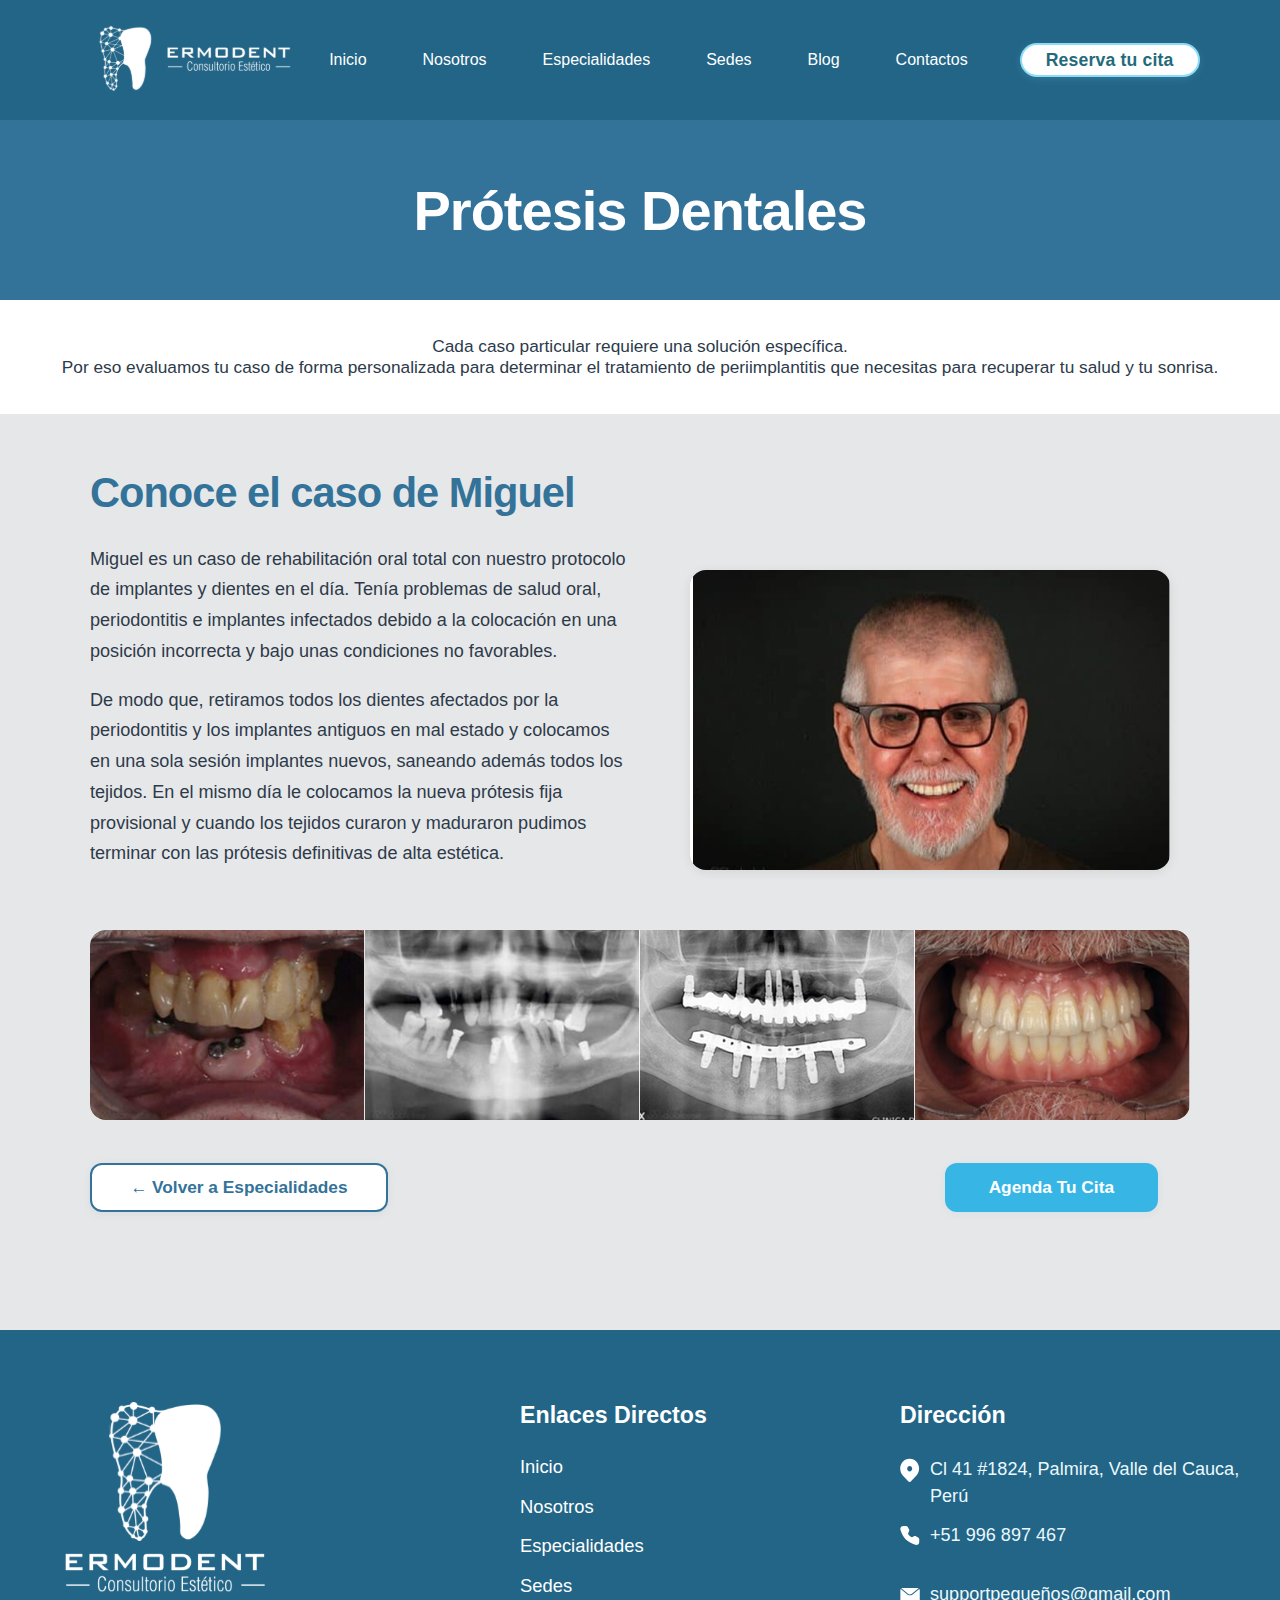
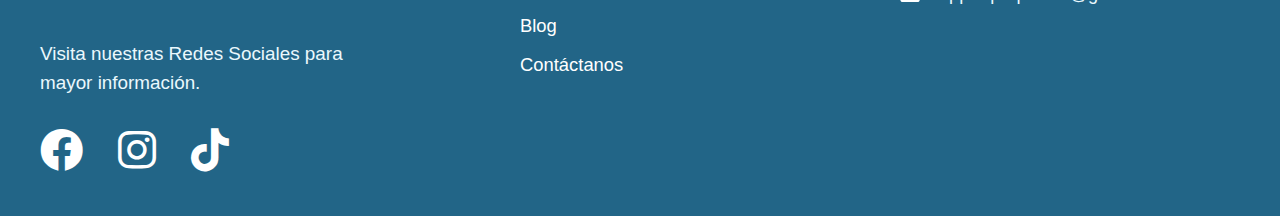
<file: protesis-dentales.html>
<!DOCTYPE html>
<html lang="es">
<head>
    <meta charset="UTF-8">
    <meta name="viewport" content="width=device-width, initial-scale=1.0">
    <title>Prótesis Dentales - ERMODENT</title>
    <link rel="stylesheet" href="styles.css">
    <link rel="stylesheet" href="https://cdnjs.cloudflare.com/ajax/libs/font-awesome/6.0.0/css/all.min.css">
</head>
<body>
    <header class="header">
        <nav class="nav-container">
            <a href="index.html" class="logo">
                <img src="images/logo.svg" alt="ERMODENT Logo">
            </a>
            <div class="nav-menu">
                <a href="index.html">Inicio</a>
                <a href="nosotros.html">Nosotros</a>
                <a href="especialidades.html">Especialidades</a>
                <a href="sedes.html">Sedes</a>
                <a href="blog.html">Blog</a>
                <a href="contactos.html">Contactos</a>
                <a href="#" class="cta-button">Reserva tu cita</a>
            </div>
        </nav>
    </header>
    <!-- Aquí irá el contenido de Prótesis Dentales -->
    <!-- Sección principal de Prótesis Dentales -->
    <section class="protesis-hero" style="background-color: #337399; color: #fff; display: flex; align-items: center; justify-content: center; height: 180px; text-align: center;">
        <h1 style="font-size: 3.5rem; font-weight: 700; margin: 0; font-family: 'Montserrat', Arial, sans-serif; letter-spacing: -1px; display: flex; align-items: center; justify-content: center; width: 100%; height: 100%;">Prótesis Dentales</h1>
    </section>
    <section class="protesis-descripcion" style="background: #fff; text-align: center; padding: 36px 0 36px 0;">
        <p style="font-size: 1.08rem; margin-bottom: 0; color: #2d3a4a; font-family: 'Montserrat', Arial, sans-serif;">Cada caso particular requiere una solución específica.<br>
        Por eso evaluamos tu caso de forma personalizada para determinar el tratamiento de periimplantitis que necesitas para recuperar tu salud y tu sonrisa.</p>
    </section>
    <section class="caso-miguel" style="background: #e6e7e8; padding: 56px 0 100px 0; min-height: 850px;">
        <div style="max-width: 1100px; margin: 0 auto; display: flex; flex-wrap: wrap; align-items: flex-start; gap: 40px; background: #e6e7e8; border-radius: 0; padding: 0;">
            <div style="flex: 1 1 520px; min-width: 340px; max-width: 540px;">
                <h2 style="color: #337399; font-size: 2.6rem; font-weight: 800; margin-bottom: 28px; font-family: 'Montserrat', Arial, sans-serif; text-align: left; letter-spacing: -1px; line-height: 1.1;">Conoce el caso de Miguel</h2>
                <p style="font-size: 1.13rem; margin-bottom: 18px; color: #2d3a4a; font-family: 'Montserrat', Arial, sans-serif; text-align: left; line-height: 1.7;">Miguel es un caso de rehabilitación oral total con nuestro protocolo de implantes y dientes en el día. Tenía problemas de salud oral, periodontitis e implantes infectados debido a la colocación en una posición incorrecta y bajo unas condiciones no favorables.</p>
                <p style="font-size: 1.13rem; margin-bottom: 18px; color: #2d3a4a; font-family: 'Montserrat', Arial, sans-serif; text-align: left; line-height: 1.7;">De modo que, retiramos todos los dientes afectados por la periodontitis y los implantes antiguos en mal estado y colocamos en una sola sesión implantes nuevos, saneando además todos los tejidos. En el mismo día le colocamos la nueva prótesis fija provisional y cuando los tejidos curaron y maduraron pudimos terminar con las prótesis definitivas de alta estética.</p>
            </div>
            <div style="flex: 1 1 400px; min-width: 340px; display: flex; justify-content: center; align-items: flex-end; padding-top: 100px;">
                <img src="especialidades/protesis-dentales/protesis1.jpg" alt="Caso Miguel" style="width: 100%; max-width: 480px; min-width: 340px; aspect-ratio: 16/9; border-radius: 16px; object-fit: cover; box-shadow: 0 2px 12px rgba(0,0,0,0.08); background: #222; height: 300px;">
            </div>
        </div>
        <div style="max-width: 1100px; margin: 38px auto 0 auto; background: none; border-radius: 0; display: flex; gap: 0; justify-content: center; flex-wrap: nowrap; overflow: visible; box-shadow: none; height: 200px; align-items: center;">
            <img src="especialidades/protesis-dentales/protesis2.jpg" alt="Prótesis Miguel 1" style="width: 25%; min-width: 200px; border-radius: 16px 0 0 16px; object-fit: cover; aspect-ratio: 2/1; height: 190px; margin-right: 0;">
            <img src="especialidades/protesis-dentales/protesis3.jpg" alt="Prótesis Miguel 2" style="width: 25%; min-width: 200px; border-radius: 0; object-fit: cover; aspect-ratio: 2/1; height: 190px; margin-right: 0;">
            <img src="especialidades/protesis-dentales/protesis4.jpg" alt="Prótesis Miguel 3" style="width: 25%; min-width: 200px; border-radius: 0; object-fit: cover; aspect-ratio: 2/1; height: 190px; margin-right: 0;">
            <img src="especialidades/protesis-dentales/protesis5.jpg" alt="Prótesis Miguel 4" style="width: 25%; min-width: 200px; border-radius: 0 16px 16px 0; object-fit: cover; aspect-ratio: 2/1; height: 190px;">
        </div>
        <div style="text-align: left; max-width: 1100px; margin: 38px auto 0 auto; display: flex; justify-content: space-between; align-items: center;">
            <a href="especialidades.html#especialidades-servicios" class="cta-button" style="background: #fff; color: #337399; padding: 12px 38px; border-radius: 12px; font-size: 1.08rem; text-decoration: none; font-family: 'Montserrat', Arial, sans-serif; font-weight: 600; box-shadow: 0 2px 8px rgba(51,115,153,0.08); border: 2px solid #337399; margin-bottom: 18px;">← Volver a Especialidades</a>
            <a href="#" class="cta-button" style="background: #37b6e6; color: #fff; padding: 14px 44px; border-radius: 12px; font-size: 1.08rem; text-decoration: none; font-family: 'Montserrat', Arial, sans-serif; font-weight: 600; box-shadow: 0 2px 8px rgba(55,182,230,0.08); margin-bottom: 18px;">Agenda Tu Cita</a>
        </div>
    </section>
    <footer class="footer">
        <div class="footer-container">
            <div class="footer-logo">
                <img src="images/footer-logo.svg" alt="ERMODENT Logo">
                <p>Visita nuestras Redes Sociales para mayor información.</p>
                <div class="social-links">
                    <a href="#"><i class="fab fa-facebook"></i></a>
                    <a href="#"><i class="fab fa-instagram"></i></a>
                    <a href="#"><i class="fab fa-tiktok"></i></a>
                </div>
            </div>
            <div class="footer-links">
                <h3>Enlaces Directos</h3>
                <ul>
                    <li><a href="index.html">Inicio</a></li>
                    <li><a href="nosotros.html">Nosotros</a></li>
                    <li><a href="especialidades.html">Especialidades</a></li>
                    <li><a href="sedes.html">Sedes</a></li>
                    <li><a href="blog.html">Blog</a></li>
                    <li><a href="contactos.html">Contáctanos</a></li>
                </ul>
            </div>
            <div class="footer-links">
                <h3>Dirección</h3>
                <p><img src="images/ubicacion.svg" alt="Ubicación" style="vertical-align:middle; width:20px; margin-right:10px;">Cl 41 #1824, Palmira, Valle del Cauca,<br><span style="margin-left:30px;">Perú</span></p>
                <p><img src="images/telefono.svg" alt="Teléfono" style="vertical-align:middle; width:20px; margin-right:10px;">+51 996 897 467</p>
                <p style="margin-top:32px;"><img src="images/correo.svg" alt="Correo" style="vertical-align:middle; width:20px; margin-right:10px;">supportpequeños@gmail.com</p>
            </div>
        </div>
    </footer>
</body>
</html>
</file>
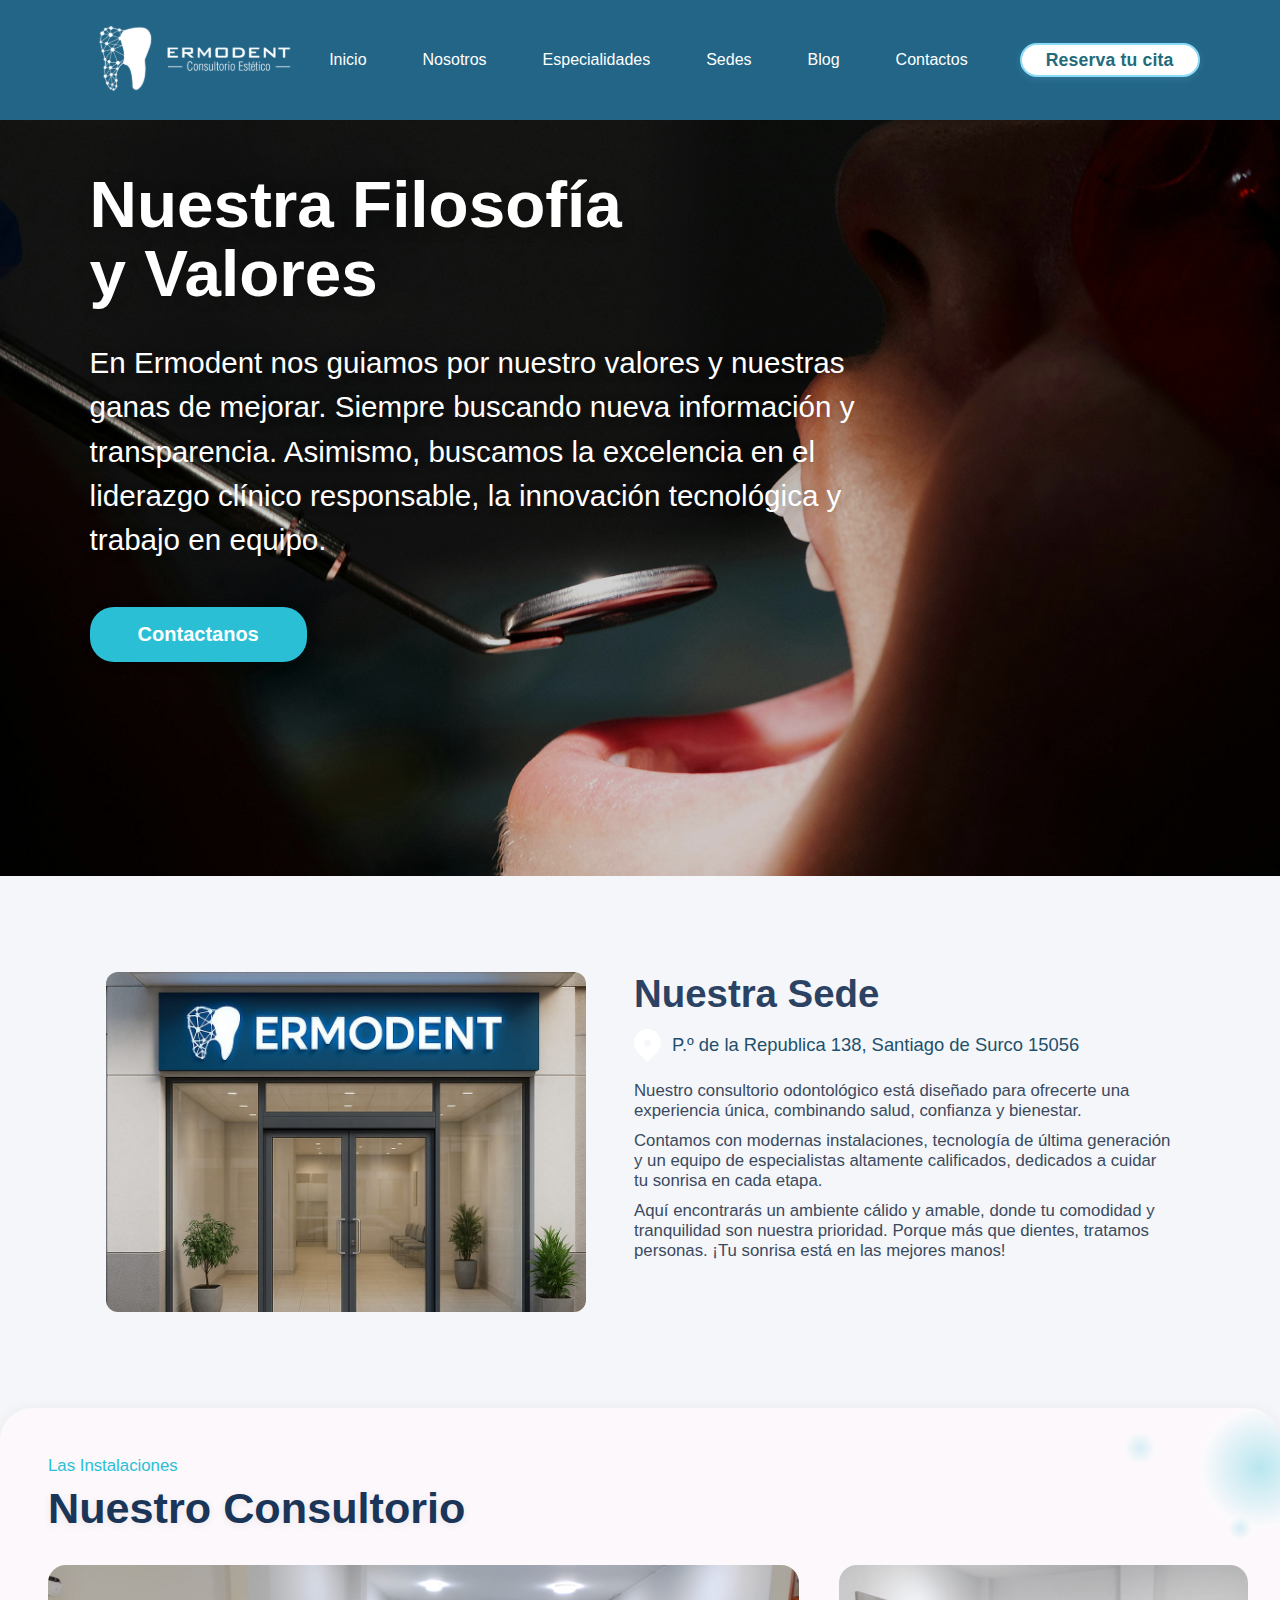
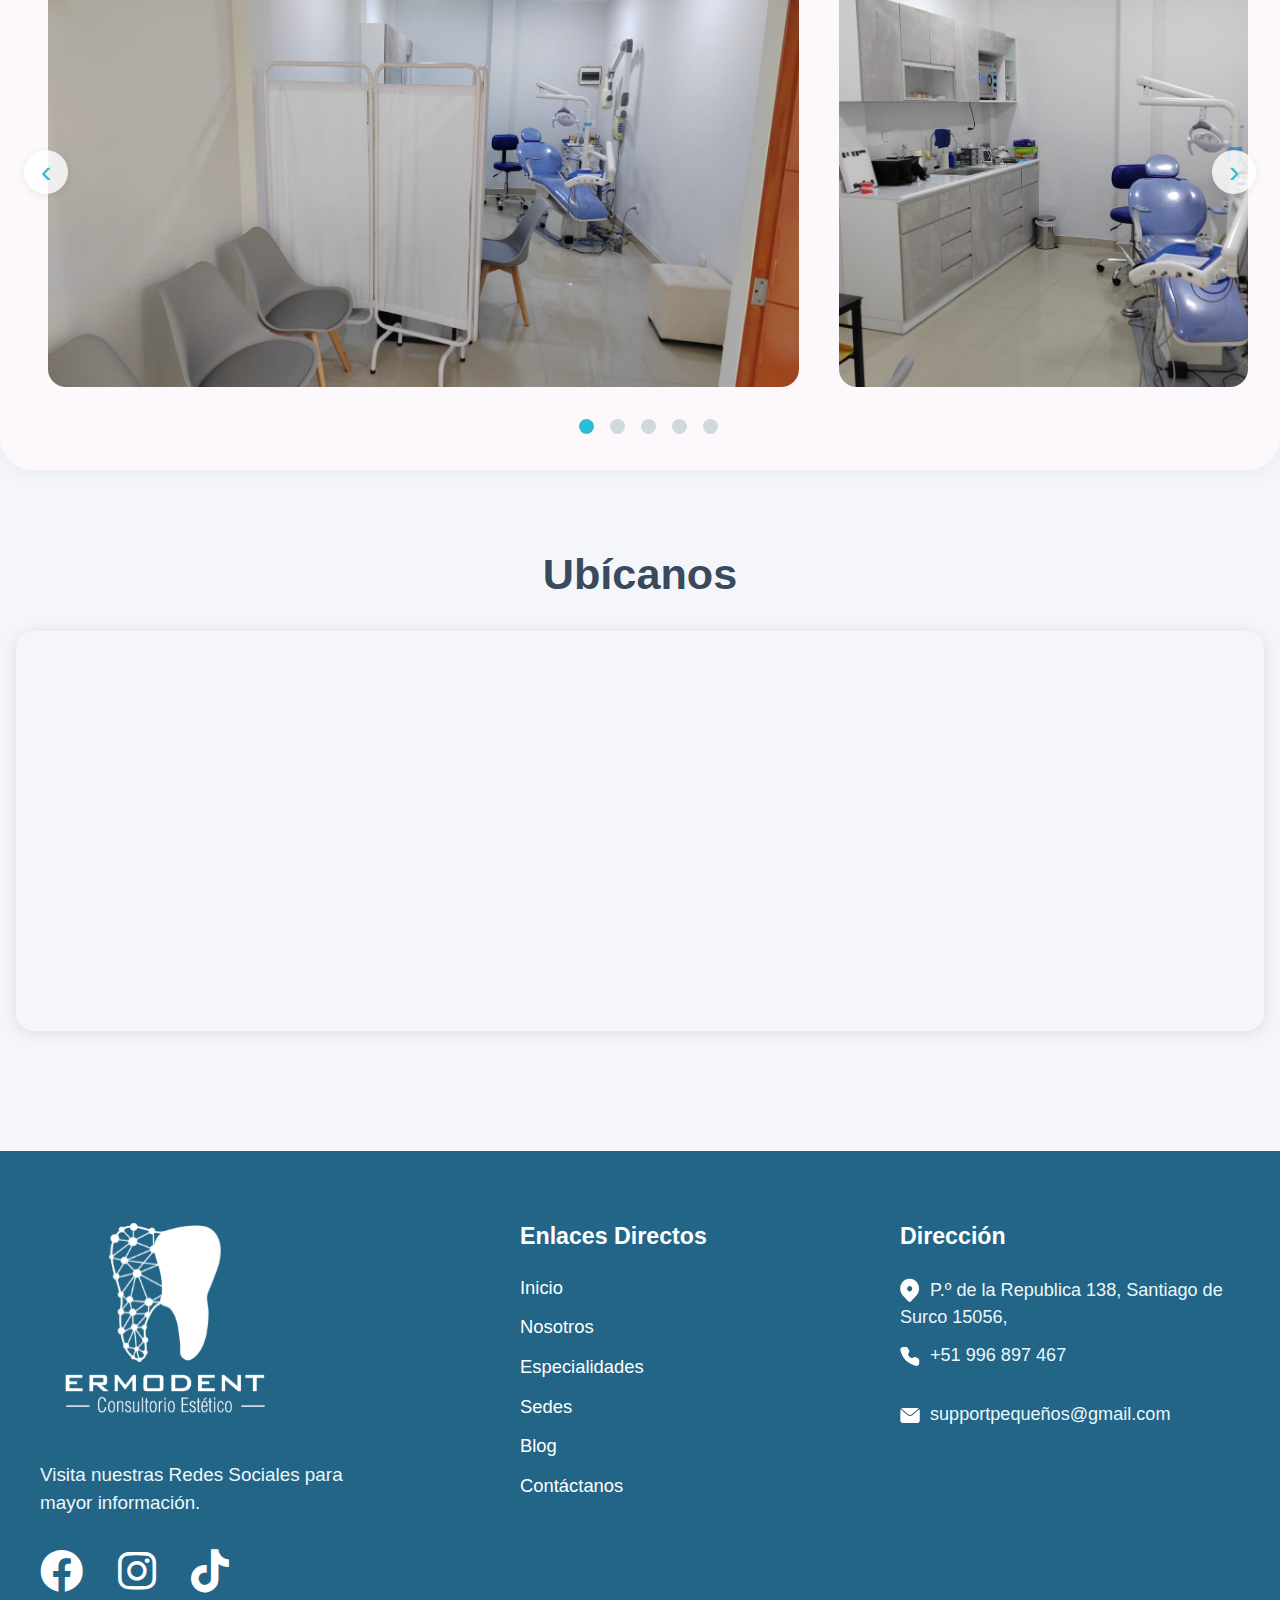
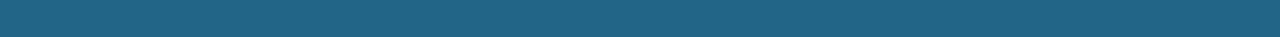
<file: sedes.html>
<!DOCTYPE html>
<html lang="es">
<head>
    <meta charset="UTF-8">
    <meta name="viewport" content="width=device-width, initial-scale=1.0">
    <title>Sedes - ERMODENT</title>
    <link rel="stylesheet" href="styles.css">
    <link rel="stylesheet" href="https://cdnjs.cloudflare.com/ajax/libs/font-awesome/6.0.0/css/all.min.css">
</head>
<body>
    <header class="header">
        <nav class="nav-container">
            <a href="index.html" class="logo">
                <img src="images/logo.svg" alt="ERMODENT Logo">
            </a>
            <div class="nav-menu">
                <a href="index.html">Inicio</a>
                <a href="nosotros.html">Nosotros</a>
                <a href="especialidades.html">Especialidades</a>
                <a href="sedes.html">Sedes</a>
                <a href="blog.html">Blog</a>
                <a href="contactos.html">Contactos</a>
                <a href="contactos.html" class="cta-button">Reserva tu cita</a>
            </div>
        </nav>
    </header>
    <!-- Aquí puedes agregar las secciones de la página Sedes -->
    <!-- Hero Filosofía y Valores sobre fondo-dientes.jpg (imagen completa) -->
    <section style="position: relative; width: 100vw; left: 50%; right: 50%; margin-left: -50vw; margin-right: -50vw; display: block; background: #000;">
        <img src="images/imagen4.jpg" alt="Fondo dientes Ermodent" style="width: 100vw; max-width: 100%; display: block; margin: 0 auto; filter: brightness(0.82) blur(0.5px);">
        <div style="position: absolute; left: 7vw; top: 4vw; height: 100%; display: flex; flex-direction: column; justify-content: flex-start; max-width: 800px; color: #fff; z-index: 2;">
            <h2 style="font-size: 4.1rem; font-weight: bold; margin-bottom: 32px; line-height: 1.05; text-shadow: 0 2px 16px rgba(0,0,0,0.22); margin-top: 0;">Nuestra Filosofía<br>y Valores</h2>
            <p style="font-size: 1.85rem; margin-bottom: 44px; line-height: 1.5; text-shadow: 0 2px 12px rgba(0,0,0,0.18);">En Ermodent nos guiamos por nuestro valores y nuestras ganas de mejorar. Siempre buscando nueva información y transparencia. Asimismo, buscamos la excelencia en el liderazgo clínico responsable, la innovación tecnológica y trabajo en equipo.</p>
            <a href="contactos.html" class="cta-button" style="background: #2bbfd6; color: #fff; padding: 16px 48px; border-radius: 24px; text-decoration: none; font-weight: bold; box-shadow: 0 2px 12px rgba(0,0,0,0.10); width: fit-content; font-size: 1.25rem;">Contactanos</a>
        </div>
    </section>

    <!-- Sección tipo "Nuestra Sede" con imagen a la izquierda y texto a la derecha -->
    <section class="sede-section" style="display: flex; align-items: flex-start; justify-content: center; gap: 48px; max-width: 1200px; margin: 64px auto 0 auto; padding: 32px 16px;">
        <div style="flex: 1; min-width: 320px; max-width: 480px; height: 340px; background: #dbdbdb; display: flex; align-items: center; justify-content: center; border-radius: 12px; overflow: hidden;">
            <!-- Reemplaza la ruta de la imagen por la que desees mostrar -->
            <img src="images/sedes.jpeg" alt="Imagen de la sede" style="width: 100%; height: 100%; object-fit: cover; object-position: center;">
        </div>
        <div style="flex: 1.2; min-width: 320px; max-width: 540px;">
            <h2 style="font-size: 2.4rem; font-weight: bold; color: #2b4263; margin-bottom: 12px;">Nuestra Sede</h2>
            <p style="font-size: 1.15rem; color: #22506b; margin-bottom: 18px; display: flex; align-items: center;">
                <span style="margin-right: 10px;"><img src="images/ubicacion.svg" alt="Ubicación" style="width: 28px; vertical-align: middle;"></span>
                P.º de la Republica 138, Santiago de Surco 15056
            </p>
            <p style="font-size: 1.05rem; color: #3a4a5e; margin-bottom: 10px;">Nuestro consultorio odontológico está diseñado para ofrecerte una experiencia única, combinando salud, confianza y bienestar.</p>
            <p style="font-size: 1.05rem; color: #3a4a5e; margin-bottom: 10px;">Contamos con modernas instalaciones, tecnología de última generación y un equipo de especialistas altamente calificados, dedicados a cuidar tu sonrisa en cada etapa.</p>
            <p style="font-size: 1.05rem; color: #3a4a5e;">Aquí encontrarás un ambiente cálido y amable, donde tu comodidad y tranquilidad son nuestra prioridad. Porque más que dientes, tratamos personas. ¡Tu sonrisa está en las mejores manos!</p>
        </div>
    </section>

    <!-- Carrusel tipo slider doble, igual a la imagen de referencia, ahora con 5 imágenes y más ancho -->
    <section class="consultorio-slider-section" style="position:relative; background:#fcf8fb; border-radius:32px; margin:64px auto 0 auto; max-width:1400px; min-height:600px; overflow:hidden; box-shadow:0 2px 16px rgba(0,0,0,0.06);">
        <!-- Burbujas decorativas SVG -->
        <svg style="position:absolute; top:0; right:0; z-index:0;" width="340" height="220" viewBox="0 0 340 220" fill="none" xmlns="http://www.w3.org/2000/svg">
            <circle cx="320" cy="60" r="60" fill="url(#b1)" fill-opacity="0.32"/>
            <circle cx="260" cy="180" r="24" fill="url(#b2)" fill-opacity="0.18"/>
            <circle cx="200" cy="40" r="16" fill="url(#b3)" fill-opacity="0.18"/>
            <circle cx="300" cy="120" r="12" fill="url(#b4)" fill-opacity="0.18"/>
            <defs>
                <radialGradient id="b1" cx="0.5" cy="0.5" r="0.5" fx="0.5" fy="0.5">
                    <stop stop-color="#2bbfd6"/>
                    <stop offset="1" stop-color="#fff"/>
                </radialGradient>
                <radialGradient id="b2" cx="0.5" cy="0.5" r="0.5" fx="0.5" fy="0.5">
                    <stop stop-color="#2bbfd6"/>
                    <stop offset="1" stop-color="#fff"/>
                </radialGradient>
                <radialGradient id="b3" cx="0.5" cy="0.5" r="0.5" fx="0.5" fy="0.5">
                    <stop stop-color="#2bbfd6"/>
                    <stop offset="1" stop-color="#fff"/>
                </radialGradient>
                <radialGradient id="b4" cx="0.5" cy="0.5" r="0.5" fx="0.5" fy="0.5">
                    <stop stop-color="#2bbfd6"/>
                    <stop offset="1" stop-color="#fff"/>
                </radialGradient>
            </defs>
        </svg>
        <div style="position:relative; z-index:1; padding:48px 32px 32px 48px;">
            <span style="color:#2bbfd6; font-size:1.05rem; font-weight:500;">Las Instalaciones</span>
            <h2 style="font-size:2.7rem; font-weight:bold; color:#1a3557; margin:8px 0 32px 0; text-shadow:0 2px 8px rgba(0,0,0,0.08);">Nuestro Consultorio</h2>
            <div class="slider-flex" style="display:flex; gap:40px; align-items:stretch; justify-content:center;">
                <div class="slider-main-img" style="flex:2.2; border-radius:18px; overflow:hidden; background:#fff; min-height:420px; display:flex; align-items:center; justify-content:center;">
                    <img id="slider-main" src="images/imagen2.jpeg" alt="Consultorio principal" style="width:100%; height:100%; object-fit:cover; min-height:420px; max-height:520px;">
                </div>
                <div class="slider-side-img" style="flex:1.2; border-radius:18px; overflow:hidden; background:#fff; min-height:420px; display:flex; align-items:center; justify-content:center;">
                    <img id="slider-side" src="images/imagen1.jpeg" alt="Consultorio secundario" style="width:100%; height:100%; object-fit:cover; min-height:420px; max-height:520px;">
                </div>
            </div>
            <!-- Flechas -->
            <button id="slider-prev" style="position:absolute; left:24px; top:55%; transform:translateY(-50%); background:rgba(255,255,255,0.8); border:none; border-radius:50%; width:44px; height:44px; font-size:2rem; color:#2bbfd6; cursor:pointer; box-shadow:0 2px 8px rgba(0,0,0,0.08);">&#8249;</button>
            <button id="slider-next" style="position:absolute; right:24px; top:55%; transform:translateY(-50%); background:rgba(255,255,255,0.8); border:none; border-radius:50%; width:44px; height:44px; font-size:2rem; color:#2bbfd6; cursor:pointer; box-shadow:0 2px 8px rgba(0,0,0,0.08);">&#8250;</button>
            <!-- Dots -->
            <div id="slider-dots" style="text-align:center; margin-top:32px;"></div>
        </div>
    </section>
    <script>
    // Slider doble tipo portada, ahora con 5 imágenes
    (function() {
        // 5 pares de imágenes, puedes cambiarlas por las que prefieras
        const images = [
            {main: 'images/imagen4.jpeg', side: 'images/imagen1.jpeg'},
            {main: 'images/imagen1.jpeg', side: 'images/imagen2.jpeg'},
            {main: 'images/imagen2.jpeg', side: 'images/imagen3.jpeg'},
            {main: 'images/imagen3.jpeg', side: 'images/imagen4.jpeg'},
            {main: 'images/experiencia-image.jpg', side: 'images/imagen2.jpg'}
        ];
        let current = 0;
        const mainImg = document.getElementById('slider-main');
        const sideImg = document.getElementById('slider-side');
        const prevBtn = document.getElementById('slider-prev');
        const nextBtn = document.getElementById('slider-next');
        const dots = document.getElementById('slider-dots');
        function updateSlider() {
            mainImg.src = images[current].main;
            sideImg.src = images[current].side;
            dots.innerHTML = '';
            images.forEach((_, idx) => {
                const dot = document.createElement('span');
                dot.style.display = 'inline-block';
                dot.style.width = '15px';
                dot.style.height = '15px';
                dot.style.margin = '0 8px';
                dot.style.borderRadius = '50%';
                dot.style.background = idx === current ? '#2bbfd6' : '#cfd8dc';
                dot.style.cursor = 'pointer';
                dot.addEventListener('click', () => { current = idx; updateSlider(); });
                dots.appendChild(dot);
            });
        }
        prevBtn.addEventListener('click', () => {
            current = (current - 1 + images.length) % images.length;
            updateSlider();
        });
        nextBtn.addEventListener('click', () => {
            current = (current + 1) % images.length;
            updateSlider();
        });
        updateSlider();
    })();
    </script>
    
    <!-- Sección de mapa "Ubícanos" -->
    <section style="max-width:1500px; margin:80px auto 120px auto; padding:0 16px; text-align:center;">
        <h2 style="color:#3a4a5e; font-size:2.7rem; font-weight:bold; margin-bottom:32px; text-align:center;">Ubícanos</h2>
        <div style="display:flex; flex-direction:column; align-items:center; justify-content:center; width:100%;">
            <iframe
                src="https://www.google.com/maps?q=P.º%20de%20la%20Republica%20138,%20Santiago%20de%20Surco%2015056&output=embed"
                width="1350" height="400" style="border:0; border-radius:18px; box-shadow:0 2px 16px rgba(0,0,0,0.10); max-width:100%; display:block; margin:0 auto;"
                allowfullscreen=""
                loading="lazy"
                referrerpolicy="no-referrer-when-downgrade"
                title="Mapa de la ubicación de la sede">
            </iframe>
        </div>
    </section>

    <footer class="footer">
        <div class="footer-container">
            <div class="footer-logo">
                <img src="images/footer-logo.svg" alt="ERMODENT Logo">
                <p>Visita nuestras Redes Sociales para mayor información.</p>
                <div class="social-links">
                    <a href="https://www.facebook.com/Ermodent/?locale=es_LA" target="_blank"><i class="fab fa-facebook"></i></a>
                    <a href="https://www.instagram.com/ermodent?igsh=MWZicDR5bXFsYjZqbw==" target="_blank"><i class="fab fa-instagram"></i></a>
                    <a href="https://www.tiktok.com/@ermodent" target="_blank"><i class="fab fa-tiktok"></i></a>
                </div>
            </div>
            <div class="footer-links">
                <h3>Enlaces Directos</h3>
                <ul>
                    <li><a href="index.html">Inicio</a></li>
                    <li><a href="nosotros.html">Nosotros</a></li>
                    <li><a href="especialidades.html">Especialidades</a></li>
                    <li><a href="sedes.html">Sedes</a></li>
                    <li><a href="blog.html">Blog</a></li>
                    <li><a href="contactos.html">Contáctanos</a></li>
                </ul>
            </div>
            <div class="footer-links">
                <h3>Dirección</h3>
                <p><img src="images/ubicacion.svg" alt="Ubicación" style="vertical-align:middle; width:20px; margin-right:10px;">P.º de la Republica 138, Santiago de Surco 15056,</p>
                <p><img src="images/telefono.svg" alt="Teléfono" style="vertical-align:middle; width:20px; margin-right:10px;">+51 996 897 467</p>
                <p style="margin-top:32px;"><img src="images/correo.svg" alt="Correo" style="vertical-align:middle; width:20px; margin-right:10px;">supportpequeños@gmail.com</p>
            </div>
        </div>
    </footer>
</body>
</html>
</file>
<file: styles.css>
/* Paleta de colores exacta según la imagen */
:root {
    --primary-color: #236b7b;
    --secondary-color: #eaf8fd;
    --accent-color: #8cdbf7;
    --button-color: #8cdbf7;
    --button-text: #236b7b;
    --header-bg: #226587;
    --footer-bg: #226587;
    --white: #fff;
    --text-dark: #222b45;
    --text-light: #fff;
    --gray: #f5f6fa;
    --shadow: 0 4px 24px 0 rgba(35,107,123,0.08);
}

/* Google Fonts Import */
@import url('https://fonts.googleapis.com/css2?family=Montserrat:wght@400;700;900&display=swap');

body {
    font-family: 'Montserrat', Arial, Helvetica, sans-serif;
    background: var(--gray);
    color: var(--text-dark);
}

* {
    margin: 0;
    padding: 0;
    box-sizing: border-box;
}

/* Header y navegación */
.header {
    background: var(--header-bg);
    box-shadow: var(--shadow);
    padding: 0.5rem 0;
    width: 100%;
}

.nav-container {
    max-width: 1200px;
    margin: 0 auto;
    display: flex;
    justify-content: space-between;
    align-items: center;
    padding: 0 2rem;
}

.logo img {
    height: 100px;
}

.nav-menu {
    display: flex;
    gap: 2rem;
    align-items: center;
}

.nav-menu a {
    color: var(--text-light);
    text-decoration: none;
    font-weight: 500;
    font-size: 1rem;
    padding: 0.25rem 0.75rem;
    border-radius: 20px;
    transition: background 0.2s;
}

.nav-menu a.active,
.nav-menu a:hover {
    background: var(--button-color);
    color: var(--button-text);
}

.cta-button {
    font-family: 'Montserrat', Arial, Helvetica, sans-serif;
    font-size: 1.2rem;
    font-weight: 700;
    background: #36c6f4;
    color: #fff;
    border: none;
    border-radius: 18px;
    padding: 18px 48px;
    margin-right: 2rem;
    cursor: pointer;
    transition: background 0.2s;
    text-decoration: none;
    display: inline-block;
}

.cta-button:hover {
    background: #2986e2;
}

.nav-menu .cta-button {
    min-width: 180px;
    text-align: center;
    font-size: 1.1rem;
    padding: 0.3rem 1.2rem;
    margin-left: 0.5rem;
    color: #236b7b !important;
    background: #fff !important;
    border: 2px solid #8cdbf7;
    font-weight: 700;
    letter-spacing: 0.01em;
    box-shadow: 0 2px 8px 0 rgba(140,219,247,0.15);
    display: inline-block;
    overflow: visible;
    white-space: nowrap;
}

.nav-menu .cta-button:hover {
    background: #eaf8fd !important;
    color: #236b7b !important;
    border-color: #3fd0ff !important;
    box-shadow: 0 4px 16px 0 rgba(140,219,247,0.25);
    transition: background 0.2s, color 0.2s, border-color 0.2s, box-shadow 0.2s;
}

.hero-content .cta-button {
    font-size: 1.2rem;
    padding: 0.7rem 2.2rem;
    margin-top: 1rem;
    margin-bottom: 0.5rem;
}

/* Sección Hero */
.hero {
    padding-top: 0;
    background: var(--white);
    min-height: 100vh;
    display: flex;
    align-items: center;
}

.hero-container {
    display: flex;
    align-items: center;
    justify-content: space-between;
    min-height: 600px;
    gap: 40px;
    max-width: 1300px;
    margin: 0 auto;
    padding: 0 2.5rem;
    width: 100%;
}

.hero-content {
    flex: 1 1 0;
    display: flex;
    flex-direction: column;
    justify-content: center;
    align-items: flex-start;
    min-width: 420px;
    max-width: 540px;
    z-index: 2;
}

.hero-label {
    color: #2986e2;
    font-size: 1.3rem;
    font-weight: 400;
    margin-bottom: 2.5rem;
    display: block;
}

.hero-content h1 {
    font-family: 'Montserrat', Arial, Helvetica, sans-serif;
    font-size: 4rem;
    font-weight: 900;
    line-height: 1.1;
    color: #0a3180;
    margin-bottom: 2.5rem;
}

.hero-content h1 .highlight {
    color: #2986e2;
    font-weight: 900;
}

.hero-content p {
    font-size: 1.2rem;
    color: #444;
    margin-bottom: 2.5rem;
    font-weight: 400;
    line-height: 1.5;
}

.hero-buttons {
    display: flex;
    gap: 2.5rem;
    align-items: center;
    margin-top: 1.5rem;
}

.hero-buttons .cta-button {
    background: #3fc6f5;
    color: #fff;
    font-weight: 700;
    font-size: 1.15rem;
    border-radius: 16px;
    padding: 0.9rem 2.5rem;
    border: none;
    box-shadow: 0 2px 12px 0 rgba(63,201,245,0.13);
    transition: background 0.2s, color 0.2s;
}
.hero-buttons .cta-button:hover {
    background: #236b7b;
    color: #fff;
}
.hero-buttons .secondary-link {
    font-family: 'Montserrat', Arial, Helvetica, sans-serif;
    font-size: 1.1rem;
    color: #888;
    text-decoration: underline #ccc 2px;
    background: none;
    border: none;
    cursor: pointer;
    padding: 18px 24px;
    border-radius: 18px;
    transition: color 0.2s;
}
.hero-buttons .secondary-link:hover {
    color: #2986e2;
    text-decoration-color: #2986e2;
}

.hero-image-wrapper {
    position: relative;
    width: 700px;
    height: 700px;
    display: flex;
    align-items: center;
    justify-content: center;
    flex-shrink: 0;
}

.hero-circulo-bg {
    position: absolute;
    width: 100%;
    height: 100%;
    left: 0; top: 0;
    object-fit: contain;
    z-index: 1;
}

.hero-image-main {
    position: relative;
    width: 460px;
    height: 700px;
    object-fit: cover;
    border-radius: 24px;
    box-shadow: 0 4px 24px rgba(0,0,0,0.10);
    z-index: 2;
    display: block;
    margin: 0 auto;
}

@media (max-width: 1200px) {
    .hero-image-wrapper {
        width: 90vw;
        height: 65vw;
        max-width: 500px;
        max-height: 500px;
    }
    .hero-image-main {
        width: 60vw;
        height: 65vw;
        max-width: 340px;
        max-height: 500px;
    }
}
@media (max-width: 1100px) {
    .hero-container {
        flex-direction: column;
        align-items: center;
        gap: 24px;
    }
    .hero-image-wrapper {
        width: 90vw;
        height: 60vw;
        max-width: 520px;
        max-height: 520px;
    }
    .hero-image-main {
        width: 70vw;
        height: 50vw;
        max-width: 420px;
        max-height: 520px;
    }
}
@media (max-width: 700px) {
    .hero-container {
        flex-direction: column;
        gap: 1.5rem;
        min-height: 500px;
        padding: 0 0.5rem;
    }
    .hero-content h1 {
        font-size: 2.1rem;
    }
    .hero-image-main {
        width: 98vw;
        height: 220px;
        max-width: 98vw;
    }
    .hero-image-wrapper {
        height: 220px;
    }
    .hero-gradient-bg {
        width: 220px;
        height: 220px;
    }
}

/* Servicios */
.servicios {
    padding: 4rem 2rem 3rem 2rem;
    text-align: center;
    background: #fff;
    margin-bottom: 8rem;
    position: relative;
    z-index: 1;
}
.servicios::after {
    content: '';
    display: block;
    position: absolute;
    left: 0;
    right: 0;
    bottom: -8rem;
    height: 8rem;
    background: #fff;
    z-index: -1;
}

.servicios h2 {
    color: #3a5470;
    font-size: 2.6rem;
    font-weight: 800;
    margin-bottom: 32px;
    position: relative;
    display: inline-block;
    letter-spacing: -1px;
}

.servicios h2::after {
    content: '';
    display: block;
    width: 180px;
    height: 6px;
    background: #3a5470; /* Ahora igual al color del texto del título */
    border-radius: 3px;
    margin: 18px auto 0 auto;
}

.servicios-grid {
    display: flex;
    justify-content: center;
    gap: 48px;
    margin-top: 48px;
    flex-wrap: wrap;
    background: #fff;
}

.servicio-card {
    background: #cfe2fa;
    border-radius: 36px;
    width: 270px;
    height: 270px;
    display: flex;
    flex-direction: column;
    align-items: center;
    justify-content: center;
    box-shadow: 0 4px 24px rgba(41,134,226,0.08);
    transition: transform 0.2s, box-shadow 0.2s;
}

.servicio-card:hover {
    transform: translateY(-8px) scale(1.04);
    box-shadow: 0 8px 32px rgba(41,134,226,0.16);
}

.servicio-card img {
    width: 110px;
    height: 110px;
    margin-bottom: 18px;
}

.servicio-card h3 {
    font-family: 'Montserrat', Arial, Helvetica, sans-serif;
    font-size: 1.35rem;
    color: #fff;
    font-weight: 500;
    margin: 0;
    letter-spacing: 0.5px;
}

@media (max-width: 1100px) {
    .servicios-grid {
        gap: 24px;
    }
    .servicio-card {
        width: 180px;
        height: 180px;
    }
    .servicio-card img {
        width: 70px;
        height: 70px;
    }
}

/* Experiencia */
.experiencia {
    padding: 0;
    background: none;
}

.experiencia-container {
    width: 100vw;
    max-width: 100vw;
    margin: 0;
    display: grid;
    grid-template-columns: 1fr 1fr;
    gap: 0;
    align-items: stretch;
    min-height: 950px;
    height: auto;
}

.experiencia-content {
    background: #b6e6fa;
    padding: 7.5rem 4.5rem 7.5rem 4.5rem;
    border-radius: 0;
    display: flex;
    flex-direction: column;
    justify-content: center;
    width: 100%;
    height: 100%;
}

.experiencia-content h2 {
    color: var(--primary-color);
    font-size: 2.7rem;
    font-weight: 800;
    margin-bottom: 1.1rem;
    line-height: 1.1;
    letter-spacing: -1px;
}

.experiencia-underline {
    width: 90px;
    height: 6px;
    background: var(--primary-color);
    border-radius: 3px;
    margin-bottom: 2.5rem;
}

.experiencia-item {
    margin-bottom: 1.5rem;
}

.experiencia-item h3 {
    font-size: 2rem;
    font-weight: 700;
    margin-bottom: 0.5rem;
    color: var(--primary-color);
    line-height: 1.2;
}

.experiencia-item p {
    font-size: 1.15rem;
    color: #236b7b;
    line-height: 1.4;
    margin-bottom: 2.2rem;
}

.experiencia-image {
    background: #236b7b;
    display: flex;
    align-items: center;
    justify-content: center;
    border-radius: 0;
    overflow: hidden;
    width: 100%;
    height: 100%;
}

.experiencia-image img {
    width: 100%;
    height: 100%;
    object-fit: cover;
    border-radius: 0;
    display: block;
}

/* Footer */
.footer {
    background: var(--footer-bg);
    color: var(--white);
    padding: 4.5rem 2rem 2.5rem 2rem;
}

.footer-container {
    max-width: 1200px;
    margin: 0 auto;
    display: flex;
    flex-wrap: wrap;
    gap: 2.5rem;
    justify-content: space-between;
    align-items: flex-start;
}

.footer-logo {
    flex: 1 1 320px;
    display: flex;
    flex-direction: column;
    align-items: flex-start;
    min-width: 260px;
}

.footer-logo img {
    height: 200px;
    margin-bottom: 1.2rem;
}

.footer-logo p {
    margin: 1.2rem 0 1.2rem 0;
    color: #eaf8fd;
    font-size: 1.18rem;
    max-width: 320px;
    line-height: 1.5;
}

.social-links {
    display: flex;
    gap: 2.2rem;
    margin-top: 0.7rem;
}

.social-links a {
    color: var(--white);
    font-size: 2.7rem;
    transition: color 0.2s;
}

.social-links a:hover {
    color: var(--accent-color);
}

.footer-links {
    flex: 1 1 220px;
    min-width: 200px;
}

.footer-links h3 {
    margin-bottom: 1.7rem;
    font-size: 1.45rem;
    font-weight: 700;
}

.footer-links ul {
    list-style: none;
    padding: 0;
}

.footer-links li {
    margin-bottom: 1.1rem;
}

.footer-links a {
    color: var(--white);
    text-decoration: none;
    font-size: 1.15rem;
    transition: color 0.2s;
}

.footer-links a:hover {
    color: var(--accent-color);
}

.footer-links p {
    color: #eaf8fd;
    font-size: 1.13rem;
    margin-bottom: 0.7rem;
    line-height: 1.5;
}

.footer-links p i {
    margin-right: 0.7rem;
    font-size: 1.1em;
}

.cta-button-hero-wrapper {
    display: none;
}

@media (max-width: 900px) {
    .hero-container, .experiencia-container {
        grid-template-columns: 1fr;
        text-align: center;
    }
    .experiencia-container {
        grid-template-columns: 1fr;
        height: auto;
        min-height: 320px;
        width: 100vw;
        max-width: 100vw;
    }
    .experiencia-content, .experiencia-image {
        border-radius: 0;
        width: 100%;
        height: auto;
    }
    .experiencia-image img {
        height: 320px;
    }
    .footer-container {
        flex-direction: column;
        align-items: flex-start;
        gap: 2.5rem;
    }
    .footer-logo, .footer-links {
        min-width: 0;
        width: 100%;
        align-items: flex-start;
    }
}

@media (max-width: 600px) {
    .nav-container, .footer-container {
        flex-direction: column;
        gap: 1.5rem;
        padding: 0 1rem;
    }
    .hero-image img {
        width: 100%;
        height: auto;
    }
    .servicios-grid {
        flex-direction: column;
        gap: 1.5rem;
    }
    .experiencia-content {
        padding: 2rem 1rem;
    }
    .footer {
        padding: 2.5rem 1rem 1.5rem 1rem;
    }
    .footer-container {
        gap: 1.5rem;
        padding: 0 0.5rem;
    }
    .footer-logo img {
        height: 80px;
    }
    .footer-logo p, .footer-links p, .footer-links a {
        font-size: 1rem;
    }
    .footer-links h3 {
        font-size: 1.1rem;
    }
    .social-links a {
        font-size: 2rem;
    }
}

/* === ESPECIALIDADES SECCIÓN SIMILAR A LA IMAGEN === */
.especialidades-servicios {
    background: #b6e6ea;
    padding: 64px 0 64px 0;
    width: 100vw;
    margin-left: calc(-50vw + 50%);
    margin-right: calc(-50vw + 50%);
}
.especialidades-titulo {
    font-family: 'Montserrat', Arial, sans-serif;
    font-size: 3.2rem;
    font-weight: 700;
    text-align: center;
    margin-bottom: 10px;
    letter-spacing: -1.5px;
    color: #3a5470;
    text-transform: uppercase;
    max-width: 1300px;
    margin-left: auto;
    margin-right: auto;
    padding-left: 0;
}
.especialidades-subtitulo {
    color: #3a5470;
    font-size: 1.08rem;
    text-align: center;
    margin-bottom: 48px;
    opacity: 0.85;
    max-width: 1300px;
    margin-left: auto;
    margin-right: auto;
    padding-left: 0;
}
.especialidades-grid {
    display: grid;
    grid-template-columns: 1fr 1fr;
    gap: 48px 64px; /* Más espacio entre tarjetas */
    max-width: 1300px; /* Más ancho pero sin exagerar */
    margin: 0 auto;
    padding: 0 32px; /* Un poco de espacio lateral para que no pegue al borde */
}
.especialidad-card {
    display: flex;
    align-items: center;
    background: #226587;
    border-radius: 18px;
    box-shadow: 0 4px 24px rgba(35,107,123,0.10);
    padding: 0;
    min-height: 180px; /* Más largo */
    overflow: hidden;
}
.especialidad-icono {
    background: #fff;
    display: flex;
    align-items: center;
    justify-content: center;
    min-width: 140px;
    height: 100%;
    padding: 48px 28px; /* Más alto el icono */
}
.especialidad-icono img {
    width: 72px;
    height: 72px;
    object-fit: contain;
}
.especialidad-info {
    padding: 32px 40px 32px 28px;
    color: #fff;
    flex: 1;
}
.especialidad-info h3 {
    font-size: 1.5rem;
    font-weight: 700;
    margin-bottom: 10px;
    color: #fff;
}
.especialidad-info p {
    font-size: 1.12rem;
    color: #eaf8fd;
    margin: 0;
}
.especialidad-link {
    text-decoration: none;
    display: flex;
    align-items: center;
    background: #226587;
    border-radius: 18px;
    box-shadow: 0 4px 24px rgba(35,107,123,0.10);
    padding: 0;
    min-height: 180px; /* Más largo */
    overflow: hidden;
    transition: transform 0.22s cubic-bezier(.4,1.6,.6,1), box-shadow 0.22s cubic-bezier(.4,1.6,.6,1);
    cursor: pointer;
}
.especialidad-link:hover, .especialidad-link:focus {
    transform: translateY(-7px) scale(1.035);
    box-shadow: 0 8px 32px rgba(35,107,123,0.18), 0 2px 8px rgba(0,0,0,0.10);
    background: #258bb3;
}
.especialidad-link:active {
    transform: scale(0.98);
}
@media (max-width: 1100px) {
    .especialidades-grid {
        max-width: 98vw;
        gap: 32px 16px;
        padding: 0 8px;
    }
}
@media (max-width: 900px) {
    .especialidades-grid {
        grid-template-columns: 1fr;
        gap: 24px;
    }
    .especialidad-card {
        flex-direction: row;
        min-height: 120px; /* Ajuste para móvil */
    }
    .especialidad-icono {
        min-width: 80px;
        padding: 24px 10px;
    }
    .especialidad-icono img {
        width: 44px;
        height: 44px;
    }
}
@media (max-width: 600px) {
    .especialidades-servicios {
        padding: 32px 0 32px 0;
    }
    .especialidades-titulo {
        font-size: 1.2rem;
    }
    .especialidad-info h3 {
        font-size: 1.1rem;
    }
    .especialidad-info p {
        font-size: 0.95rem;
    }
}

/* Sección del Experto */
.experto-section {
    background: #fff;
    padding: 64px 0 64px 0;
    max-width: 100vw;
}
.experto-titulo {
    color: #3a5470;
    font-family: 'Montserrat', Arial, sans-serif;
    font-size: 2.7rem;
    font-weight: 700;
    margin-bottom: 48px;
    margin-left: 60px;
    text-align: left;
}
.experto-grid {
    display: flex;
    align-items: flex-start;
    justify-content: center;
    gap: 64px;
    max-width: 1200px;
    margin: 0 auto;
    flex-wrap: wrap;
}
.experto-foto {
    display: flex;
    flex-direction: column;
    align-items: center;
    min-width: 370px;
    max-width: 420px;
}
.experto-foto img {
    width: 100%;
    max-width: 420px;
    border-radius: 0.5rem;
    box-shadow: 0 4px 24px rgba(35,107,123,0.10);
    margin-bottom: 32px;
}
.experto-cita {
    background: #2bbfd6;
    color: #fff;
    border: none;
    border-radius: 16px;
    padding: 14px 38px;
    font-size: 1.1rem;
    font-family: 'Montserrat', Arial, sans-serif;
    font-weight: 600;
    cursor: pointer;
    box-shadow: 0 2px 8px rgba(0,0,0,0.10);
    margin-top: 8px;
    transition: background 0.2s;
}
.experto-cita:hover {
    background: #226587;
}
.experto-info {
    flex: 1;
    min-width: 320px;
    max-width: 600px;
    margin-top: 12px;
}
.experto-sobremi {
    color: #2bbfd6;
    font-size: 1rem;
    font-weight: 500;
    margin-bottom: 8px;
    display: block;
}
.experto-nombre {
    font-family: 'Montserrat', Arial, sans-serif;
    font-size: 2.5rem;
    font-weight: 800;
    color: #236b7b;
    margin-bottom: 18px;
    line-height: 1.1;
    text-shadow: 0 2px 8px rgba(35,107,123,0.10);
}
.experto-lista {
    color: #222b45;
    font-size: 1.08rem;
    line-height: 1.6;
    margin-left: 0;
    padding-left: 18px;
}
.experto-lista li {
    margin-bottom: 8px;
}
@media (max-width: 900px) {
    .experto-grid {
        flex-direction: column;
        align-items: center;
        gap: 32px;
    }
    .experto-titulo {
        margin-left: 0;
        text-align: center;
    }
    .experto-info {
        max-width: 98vw;
    }
}

/* Animaciones de scroll reveal */
.reveal {
    opacity: 0;
    transform: translateY(40px);
    transition: opacity 0.8s cubic-bezier(0.4,0,0.2,1), transform 0.8s cubic-bezier(0.4,0,0.2,1);
}
.reveal.visible {
    opacity: 1;
    transform: none;
}

/* Transiciones generales para elementos interactivos */
img, .servicio-card, .cta-button, .nav-menu a, button, .hero-content, .servicios h2, .servicio-card h3 {
    transition: box-shadow 0.4s, transform 0.4s, filter 0.4s, opacity 0.4s, color 0.4s, background 0.4s;
}

img:hover, .servicio-card:hover, .cta-button:hover, .nav-menu a:hover, button:hover {
    filter: brightness(1.08) saturate(1.1);
    box-shadow: 0 8px 32px rgba(41,134,226,0.18);
    transform: translateY(-4px) scale(1.03);
}
</file>
